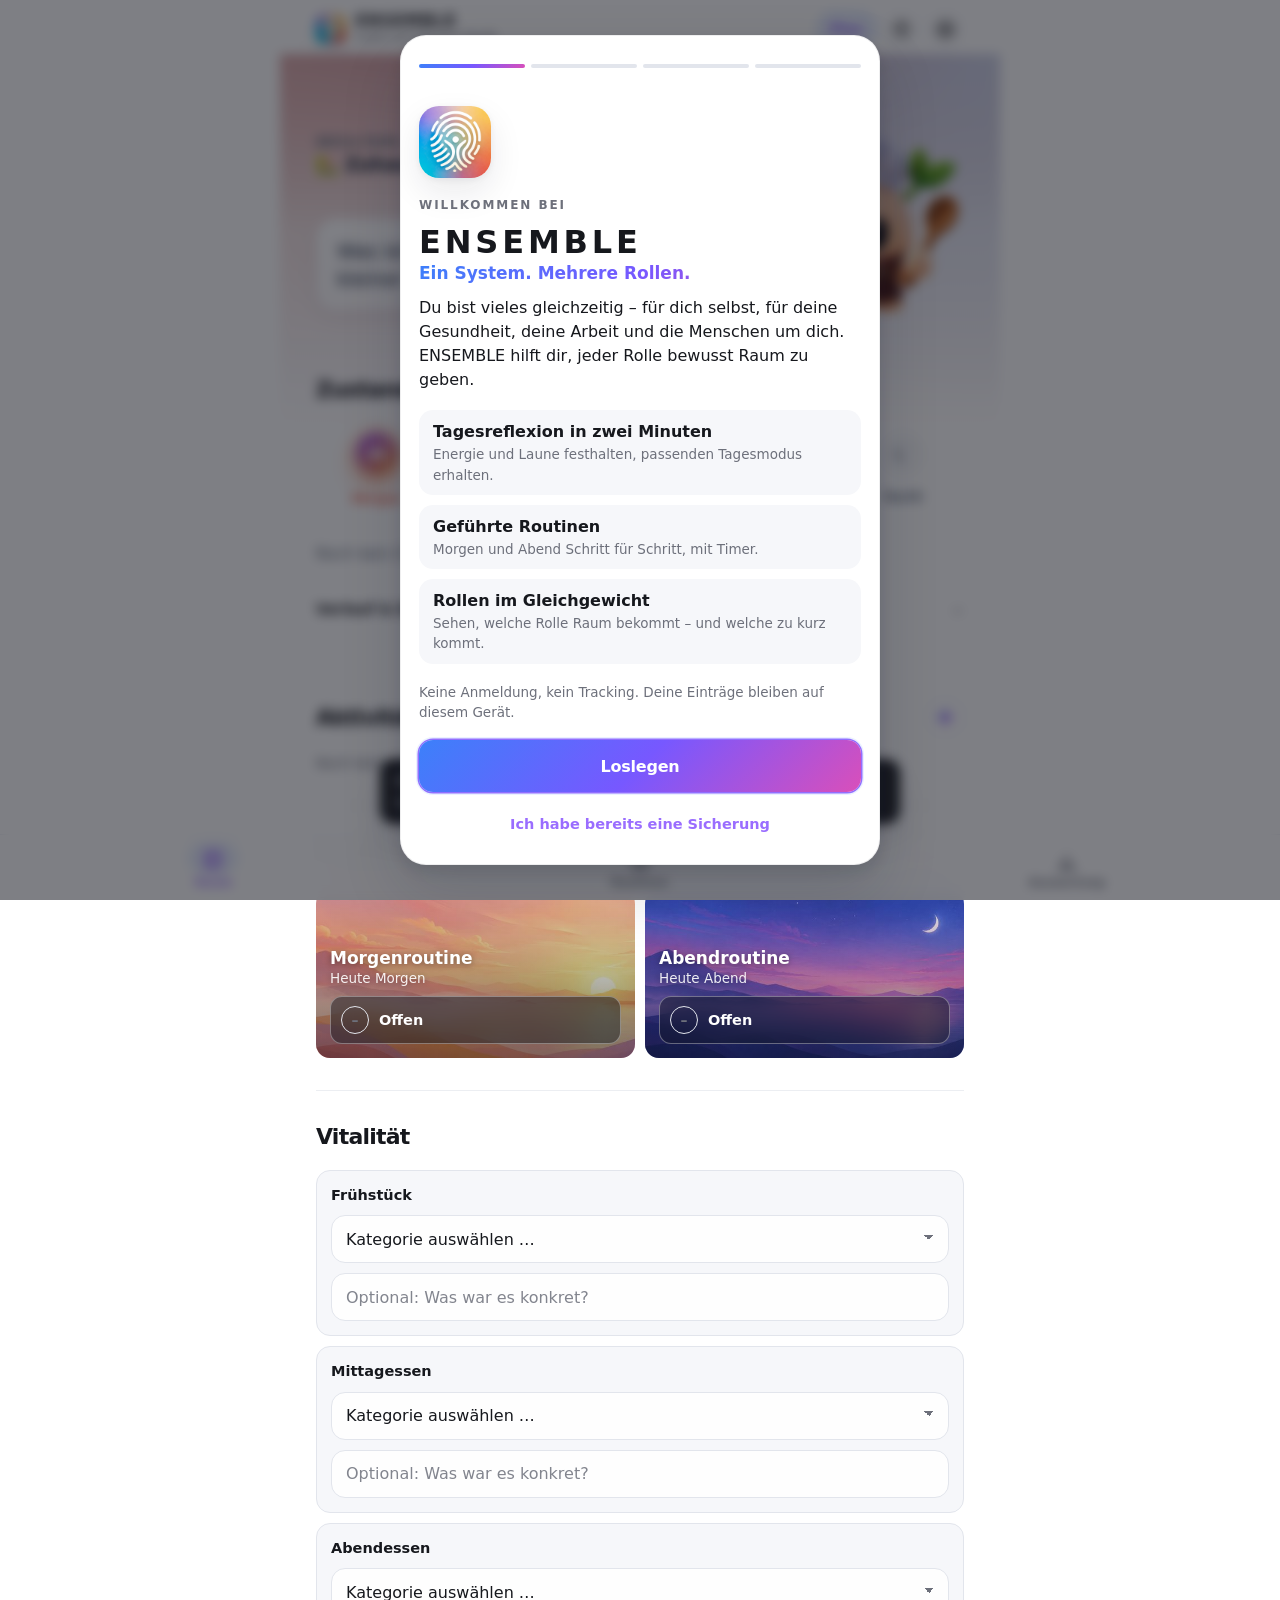
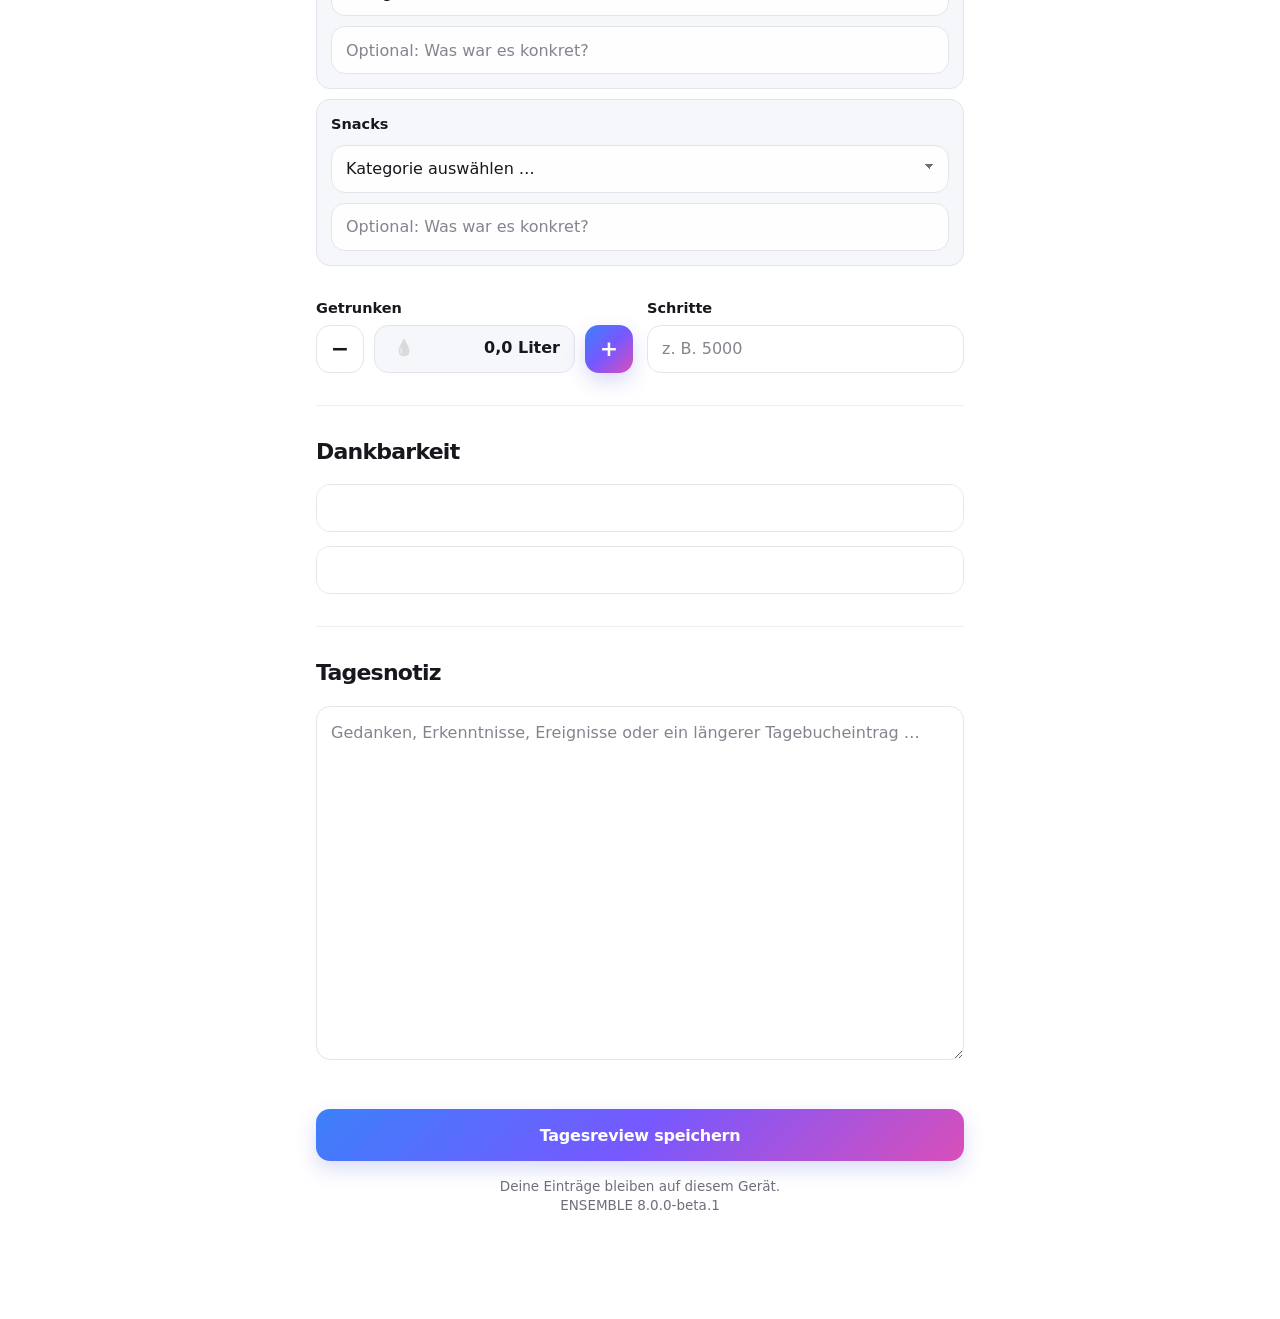
<file: index.html>
<!doctype html>
<html lang="de">
<head>
  <meta charset="utf-8">
  <meta name="viewport" content="width=device-width, initial-scale=1, viewport-fit=cover">
  <meta name="theme-color" content="#ffffff">
  <meta name="color-scheme" content="light">
  <meta name="apple-mobile-web-app-capable" content="yes">
  <meta name="apple-mobile-web-app-status-bar-style" content="default">
  <meta name="apple-mobile-web-app-title" content="ENSEMBLE">
  <link rel="apple-touch-icon" href="icon-192.png">
  <link rel="manifest" href="manifest.webmanifest">
  <link rel="stylesheet" href="style.css">
  <link rel="stylesheet" href="product.css">
  <meta name="description" content="ENSEMBLE hilft dir, alle Rollen deines Lebens bewusst zu steuern – mit Tagesreflexion, Routinen und Rollenauswertung. Deine Einträge bleiben auf deinem Gerät.">
  <link rel="icon" href="icon-192.png">
  <title>ENSEMBLE – Ein System. Mehrere Rollen.</title>
</head>
<body>
  <div class="app-shell">
    <div id="productToolbar" class="app-bar">
      <div class="app-bar-brand">
        <img src="icon-192.png" alt="" width="30" height="30" decoding="async">
        <span><strong>ENSEMBLE</strong><small id="saveStatus" role="status" aria-live="polite">Lokal auf deinem Gerät</small></span>
      </div>
      <div class="app-bar-actions">
        <button id="openPlus" class="plus-chip" type="button" aria-haspopup="dialog">Plus</button>
        <button id="openHelp" class="app-bar-icon" type="button" aria-label="Hilfe öffnen"><svg viewBox="0 0 24 24" aria-hidden="true"><circle cx="12" cy="12" r="8.6"/><path d="M9.7 9.5a2.4 2.4 0 1 1 3.3 2.2c-.7.3-1 .8-1 1.5v.4"/><circle cx="12" cy="16.6" r=".4"/></svg></button>
        <button id="openSettings" class="app-bar-icon" type="button" aria-label="Rollen und Einstellungen öffnen"><svg viewBox="0 0 24 24" aria-hidden="true"><circle cx="12" cy="12" r="3"/><path d="M19.4 13.5a7.7 7.7 0 0 0 0-3l2-1.5-2-3.4-2.3.9a7.6 7.6 0 0 0-2.6-1.5L14 2.6h-4l-.5 2.4a7.6 7.6 0 0 0-2.6 1.5l-2.3-.9-2 3.4 2 1.5a7.7 7.7 0 0 0 0 3l-2 1.5 2 3.4 2.3-.9a7.6 7.6 0 0 0 2.6 1.5l.5 2.4h4l.5-2.4a7.6 7.6 0 0 0 2.6-1.5l2.3.9 2-3.4Z"/></svg></button>
      </div>
    </div>

    <div id="storageError" class="storage-error" role="alert" hidden><strong>Deine Änderung braucht Aufmerksamkeit</strong><p id="storageErrorText"></p><button id="emergencyBackup" type="button">Notsicherung speichern</button><button id="recoveryImport" type="button">Gültige Sicherung importieren</button><input id="recoveryFile" type="file" accept=".json,application/json" hidden><button id="reloadApp" type="button">Neu laden</button></div>
    <h1 id="pageTitle" class="sr-only">Tagesreflexion</h1>
    <header class="app-header" id="appHeader">
      <div class="date-nav" id="dateNavigation">
        <button id="prevDay" class="icon-button" type="button" aria-label="Vorheriger Tag"><svg viewBox="0 0 24 24" aria-hidden="true"><path d="m14 6-6 6 6 6"/></svg></button>
        <button id="dateButton" class="date-button" type="button" aria-haspopup="dialog" aria-label="Datum auswählen und Kalender öffnen"></button>
        <button id="nextDay" class="icon-button" type="button" aria-label="Nächster Tag"><svg viewBox="0 0 24 24" aria-hidden="true"><path d="m10 6 6 6-6 6"/></svg></button>
      </div>

      <div class="header-hero">
        <label class="header-role-selector" id="rolePickerWrap">
          <span class="header-role-label">Aktive Rolle</span>
          <span class="header-role-value" aria-hidden="true">
            <span id="roleHeroIcon" class="header-role-icon">🎓</span>
            <strong id="roleHeroName">Absolvent</strong>
            <svg viewBox="0 0 20 20"><path d="m6 8 4 4 4-4"/></svg>
          </span>
          <select id="dayRole" class="header-role-input" aria-label="Aktive Tagesrolle wechseln"></select>
        </label>
        <p class="header-impulse" aria-live="polite"><span id="mascotQuote">Arabisch Schritt für Schritt erschließen … Inshallah</span></p>
        <img id="roleMascotImage" class="role-mascot-image" src="mascot-ich.jpeg" width="680" height="680" decoding="async" fetchpriority="high" alt="" aria-hidden="true">
      </div>
      <p id="roleTagline" class="sr-only"></p>
    </header>

    <main>
      <section id="reviewPage" class="app-page active" aria-label="Tagesreview">
        <p id="backupReminder" class="inline-banner" hidden><span>Deine letzte Sicherung ist über eine Woche her.</span><button id="backupReminderButton" type="button">Jetzt sichern</button></p>
        <section class="card state-overview-card" aria-labelledby="stateOverviewTitle">
          <h2 id="stateOverviewTitle">Zustand &amp; Rollenmodus</h2>
          <div id="checkinSlots" class="checkin-slots" aria-label="Fünf Tages-Check-ins"></div>
          <div id="currentStateSummary" class="current-state-summary empty-state-summary"></div>
          <details class="state-history-details">
            <summary><strong>Verlauf &amp; Details</strong></summary>
            <div id="stateTimeline" class="state-timeline"></div>
          </details>
        </section>

        <section class="card religion-content">
          <h2>Islam</h2>
          <div id="prayerList" class="prayer-strip"></div>
          <details class="sunnah-prayer-details">
            <summary><span>Sunnah- und freiwillige Gebete</span><small id="sunnahPrayerSummary">Noch nichts erfasst</small></summary>
            <div id="sunnahPrayerList" class="sunnah-prayer-grid"></div>
          </details>
          <div class="ramadan-box">
            <div>
              <span class="subheading">Fastentage</span>
              <strong id="ramadanDisplay">–29 Tage offen</strong>
              <small class="carry-hint">Der Stand wird beim nächsten Tag automatisch übernommen.</small>
            </div>
            <div class="ramadan-controls">
              <input id="ramadanDays" type="number" inputmode="numeric" value="-29" aria-label="Offene Fastentage">
              <button id="ramadanComplete" class="small-button" type="button">Fastentag geschafft</button>
            </div>
          </div>
        </section>

        <section class="card">
          <div class="section-title-row">
            <h2>Aktivitäten</h2>
            <button id="addActivity" class="small-button plus-button plus-only" type="button" aria-label="Aktivität hinzufügen"><span class="gradient-plus">+</span></button>
          </div>
          <div id="activityList" class="stack activity-list"></div>
        </section>

        <section class="card routine-review-section">
          <div class="section-title-row">
            <h2>Routinen</h2>
            <button id="openRoutines" class="text-button" type="button">Öffnen</button>
          </div>
          <div class="routine-review-grid">
            <article class="routine-review-card routine-review-image morning">
              <button class="routine-review-open" type="button" data-review-open-routine="morning" aria-label="Morgenroutine öffnen">
                <span class="routine-review-copy"><strong>Morgenroutine</strong><small>Heute Morgen</small></span>
              </button>
              <button class="routine-cycle-button" type="button" data-routine-cycle="morning" aria-label="Status Morgenroutine ändern"></button>
            </article>
            <article class="routine-review-card routine-review-image evening">
              <button class="routine-review-open" type="button" data-review-open-routine="evening" aria-label="Abendroutine öffnen">
                <span class="routine-review-copy"><strong>Abendroutine</strong><small>Heute Abend</small></span>
              </button>
              <button class="routine-cycle-button" type="button" data-routine-cycle="evening" aria-label="Status Abendroutine ändern"></button>
            </article>
          </div>
        </section>

        <section class="card" data-module="vitality">
          <h2>Vitalität</h2>

          <div class="meal-list">
              <div class="meal-entry" data-meal-entry="breakfast">
                <strong>Frühstück</strong>
                <select id="breakfastCategory" class="meal-category-select" aria-label="Kategorie Frühstück"></select>
                <input id="breakfast" placeholder="Optional: Was war es konkret?">
              </div>
              <div class="meal-entry" data-meal-entry="lunch">
                <strong>Mittagessen</strong>
                <select id="lunchCategory" class="meal-category-select" aria-label="Kategorie Mittagessen"></select>
                <input id="lunch" placeholder="Optional: Was war es konkret?">
              </div>
              <div class="meal-entry" data-meal-entry="dinner">
                <strong>Abendessen</strong>
                <select id="dinnerCategory" class="meal-category-select" aria-label="Kategorie Abendessen"></select>
                <input id="dinner" placeholder="Optional: Was war es konkret?">
              </div>
              <div class="meal-entry" data-meal-entry="snack">
                <strong>Snacks</strong>
                <select id="snackCategory" class="meal-category-select" aria-label="Kategorie Snacks"></select>
                <input id="snack" placeholder="Optional: Was war es konkret?">
              </div>
          </div>

          <div class="vitality-metrics">
            <div class="field-group">
              <label for="water">Getrunken</label>
              <input id="water" type="hidden" value="0">
              <div class="water-tracker" id="waterTracker">
                <button id="waterMinus" class="water-step-button" type="button" aria-label="0,5 Liter abziehen">−</button>
                <div class="water-display-wrap">
                  <div class="water-droplets" id="waterDroplets"></div>
                  <strong id="waterTotalDisplay">0,0 Liter</strong>
                </div>
                <button id="waterPlus" class="water-step-button gradient-action" type="button" aria-label="0,5 Liter hinzufügen">+</button>
              </div>
            </div>
            <div class="field-group">
              <label for="steps">Schritte</label>
              <input id="steps" type="number" inputmode="numeric" min="0" step="100" placeholder="z. B. 5000">
            </div>
          </div>
        </section>

        <section class="card mindfulness-card" data-module="gratitude">
          <h2>Dankbarkeit</h2>
          <div class="reflection-stack">
            <div class="field-group reflection-field">
              <label class="sr-only" for="gratitude1">Dankbarkeit</label>
              <textarea id="gratitude1" rows="2"></textarea>
            </div>
            <div class="field-group reflection-field">
              <label class="sr-only" for="gratitude2">Dankbarkeit</label>
              <textarea id="gratitude2" rows="2"></textarea>
            </div>
            <div class="field-group reflection-field religion-content">
              <label for="allahName">Welcher Name Allahs begleitet mich heute?</label>
              <select id="allahName" aria-label="Name Allahs auswählen"></select>
            </div>
          </div>
        </section>

        <section class="card notes-card">
          <h2>Tagesnotiz</h2>
          <textarea id="notes" rows="14" placeholder="Gedanken, Erkenntnisse, Ereignisse oder ein längerer Tagebucheintrag …"></textarea>
        </section>

        <button id="saveButton" class="primary-button" type="button">Tagesreview speichern</button>

        <p class="privacy-note">Deine Einträge bleiben auf diesem Gerät.<br><span id="appVersionLabel"></span></p>
      </section>

      <section id="routinesPage" class="app-page" aria-label="Routinen">
        <div id="routineOverview" class="routine-overview">
          <section id="routineLaunchpad" class="routine-launchpad" aria-live="polite"></section>
          <div id="routineCards" class="routine-cards"></div>
          <section class="routine-file-tools" aria-label="Routinen verwalten">
            <div>
              <strong>Routine-Datei</strong>
              <small>Eine exportierte Routine bearbeiten lassen und hier wieder laden. Gleiche Kennung = aktualisieren, neue Kennung = hinzufügen.</small>
            </div>
            <button id="importRoutineFile" class="secondary-button" type="button">Datei laden</button>
            <input id="routineFileInput" type="file" accept=".json,application/json,.txt,text/plain" hidden>
          </section>
          <button id="addRoutine" class="bottom-add-routine" type="button"><span class="gradient-plus">+</span><span>Routine hinzufügen</span></button>
        </div>

        <div id="routineDetail" class="routine-detail" hidden>
          <button id="backToRoutineOverview" class="back-button icon-only" type="button" aria-label="Zur Übersicht"></button>
          <div class="routine-detail-head">
            <div>
              <p id="routineDetailEyebrow" class="eyebrow"></p>
              <h2 id="routineDetailTitle"></h2>
              <p id="routineDetailMeta" class="section-hint"></p>
              <div class="routine-detail-file-actions">
                <button id="editRoutineMeta" class="text-button" type="button">Kopfbild &amp; Titel ändern</button>
                <button id="exportRoutineFile" class="text-button" type="button">Routine-Datei speichern</button>
              </div>
            </div>
            <button id="startRoutineDetail" class="round-play-button" type="button" aria-label="Routine starten">▶</button>
          </div>
          <div id="routineDetailProgress" class="routine-detail-progress"></div>

          <div id="routineItemList" class="routine-item-list"></div>
          <button id="addRoutineItem" class="secondary-wide-button plus-button wide" type="button"><span>Schritt hinzufügen</span></button>
        </div>
      </section>

      <section id="analysisPage" class="app-page" aria-label="Auswertung">
        <details class="card stats-card week-course-card" open>
          <summary class="lean-card-summary week-course-summary">
            <h2>Wochenrückblick</h2>
            <span id="weekLabel" class="week-label"></span>
          </summary>
          <div class="rp-segmented week-mode-switch" id="weekModeSwitch" role="group" aria-label="Zeitraum des Rückblicks">
            <button type="button" class="rp-segment is-selected" data-week-mode="calendar" aria-pressed="true">Kalenderwoche</button>
            <button type="button" class="rp-segment" data-week-mode="sliding" aria-pressed="false">Gleitende 7 Tage</button>
          </div>
          <div class="week-nav">
            <button id="weekBack" class="icon-button" type="button" aria-label="Zurück">‹</button>
            <span id="weekRange" class="week-nav-hint"></span>
            <button id="weekForward" class="icon-button" type="button" aria-label="Vor">›</button>
          </div>
          <div id="statsSwipe" class="stats-swipe">
            <div id="statsGrid" class="stats-grid"></div>
          </div>
        </details>

        <section class="card role-presence-card" aria-labelledby="roleSplitTitle">
          <div class="section-title-row">
            <h2 id="roleSplitTitle">Rollenpräsenz</h2>
            <button id="roleSplitInfo" class="icon-button info-button" type="button" aria-haspopup="dialog" aria-label="Erklärung zur Rollenpräsenz">i</button>
          </div>
          <div class="rp-segmented role-split-switch" id="roleSplitRange" role="group" aria-label="Zeitraum der Rollenpräsenz">
            <button type="button" class="rp-segment is-selected" data-role-range="week" aria-pressed="true">Woche</button>
            <button type="button" class="rp-segment" data-role-range="month" aria-pressed="false">Monat</button>
          </div>
          <p id="roleSplitSummary" class="role-presence-period"></p>
          <div id="roleSplitMetrics" class="role-presence-metrics"></div>
          <div id="roleSplitDistribution" class="role-presence-distribution"></div>
          <div id="roleSplitList" class="role-split-list"></div>
          <div id="roleSplitImpulses" class="month-impulses"></div>
        </section>

        <section id="monthReviewCard" class="card" aria-labelledby="monthReviewTitle">
          <div class="section-title-row">
            <h2 id="monthReviewTitle">Monatsrückblick</h2>
          </div>
          <div class="week-nav">
            <button id="monthBack" class="icon-button" type="button" aria-label="Vorheriger Monat">‹</button>
            <span id="monthLabel" class="week-nav-hint"></span>
            <button id="monthForward" class="icon-button" type="button" aria-label="Nächster Monat">›</button>
          </div>
          <div id="monthPlusTeaser" class="plus-teaser" hidden><strong>Dein Monat auf einen Blick</strong><p>Monatsrückblick, Vergleich zum Vormonat und Monatsreport sind Teil von ENSEMBLE Plus.</p><button type="button" class="primary-button compact" data-open-plus="month">Plus ansehen</button></div>
          <div id="monthSummary" class="month-summary"></div>
          <div id="monthImpulses" class="month-impulses"></div>
          <div class="export-buttons">
            <button id="exportMonthReport" class="small-button export-button" type="button">Monatsreport exportieren</button>
          </div>
        </section>
      </section>

      <section id="streaksPage" class="app-page" aria-label="Streaks">
        <div id="streakList" class="stack streak-list streaks-page-list"></div>
      </section>
    </main>

    <nav class="bottom-nav" aria-label="Hauptnavigation">
      <button class="nav-button active" data-page="review" type="button" aria-label="Heute" title="Heute">
        <span class="nav-symbol" aria-hidden="true"><svg viewBox="0 0 24 24"><rect x="4.6" y="3.4" width="14.8" height="17.2" rx="3.4"></rect><line x1="8.4" y1="8.6" x2="15.6" y2="8.6"></line><line x1="8.4" y1="12" x2="15.6" y2="12"></line><line x1="8.4" y1="15.4" x2="13" y2="15.4"></line></svg></span><span class="nav-label">Heute</span>
      </button>
      <button class="nav-button" data-page="routines" type="button" aria-label="Routinen" title="Routinen">
        <span class="nav-symbol" aria-hidden="true"><svg viewBox="0 0 24 24"><path d="M7 15.4a5 5 0 0 1 10 0"></path><line x1="3.4" y1="15.4" x2="20.6" y2="15.4"></line><line x1="12" y1="3.6" x2="12" y2="6.2"></line><line x1="5.4" y1="6.3" x2="7.2" y2="8.1"></line><line x1="18.6" y1="6.3" x2="16.8" y2="8.1"></line><line x1="6.4" y1="19.4" x2="17.6" y2="19.4"></line></svg></span><span class="nav-label">Routinen</span>
      </button>
      <button class="nav-button" data-page="analysis" type="button" aria-label="Auswertung" title="Auswertung">
        <span class="nav-symbol" aria-hidden="true"><svg viewBox="0 0 24 24"><line x1="4.2" y1="19.4" x2="19.8" y2="19.4"></line><line x1="8" y1="19.4" x2="8" y2="12.6"></line><line x1="12" y1="19.4" x2="12" y2="7.4"></line><line x1="16" y1="19.4" x2="16" y2="15"></line></svg></span><span class="nav-label">Auswertung</span>
      </button>
      <button class="nav-button" data-page="streaks" type="button" aria-label="Streaks" title="Streaks">
        <span class="nav-symbol" aria-hidden="true"><svg viewBox="0 0 24 24"><path d="M12 21.2a5.9 5.9 0 0 0 5.9-5.9c0-4-3-6.6-5.9-9.6-2.9 3-5.9 5.6-5.9 9.6A5.9 5.9 0 0 0 12 21.2Z"></path><path d="M12 21.2a2.6 2.6 0 0 0 2.6-2.6c0-1.7-1.3-2.8-2.6-4.2-1.3 1.4-2.6 2.5-2.6 4.2A2.6 2.6 0 0 0 12 21.2Z"></path></svg></span><span class="nav-label">Streaks</span>
      </button>
    </nav>
    <div class="toast-region" aria-live="polite">
      <div id="productMessage" class="toast" role="status" hidden></div>
      <div id="updateBanner" class="toast update-banner" role="status" hidden><span>Eine neue Version ist bereit.</span><button id="installUpdate" type="button">Aktualisieren</button></div>
    </div>
  </div>

  <dialog id="stateCheckinDialog" class="form-dialog state-checkin-dialog">
    <form id="stateCheckinForm">
      <h3 id="stateDialogTitle">Check-in</h3>
      <div id="stateSlotDisplay" hidden></div>
      <select id="stateSlot" hidden aria-hidden="true" tabindex="-1"></select>
      <input id="stateTime" type="hidden">

      <section id="sleepCheckinSection" class="checkin-form-section sleep-checkin-section" hidden>
        <div class="field-group">
          <label for="stateSleepQuality">Schlafqualität</label>
          <select id="stateSleepQuality"></select>
        </div>
        <div class="field-group">
          <label for="stateDreamCategory">Traumkategorie</label>
          <select id="stateDreamCategory"></select>
        </div>
        <div class="field-group">
          <label for="stateDreamNote">Traumnotiz</label>
          <textarea id="stateDreamNote" rows="3" placeholder="Optional"></textarea>
        </div>
      </section>

      <section id="dayCheckinSection" class="checkin-form-section day-checkin-section">
        <div class="field-group state-energy-field compact-energy-field">
          <div class="label-value-row">
            <label for="stateEnergy">Energie</label>
            <strong id="stateEnergyValue">60 %</strong>
          </div>
          <input id="stateEnergy" type="range" min="0" max="100" step="5" value="60">
          <div class="state-range-legend"><small>niedrig</small><small>hoch</small></div>
          <small class="state-range-meaning" id="stateEnergyMeaning"></small>
        </div>
        <div class="field-group state-mood-field compact-mood-field">
          <div class="label-value-row">
            <label for="stateMood">Laune</label>
            <strong id="stateMoodValue">60 %</strong>
          </div>
          <input id="stateMood" type="range" min="0" max="100" step="5" value="60">
          <div class="state-range-legend"><small>gedrückt</small><small>sehr gut</small></div>
          <small class="state-range-meaning" id="stateMoodMeaning"></small>
        </div>
        <div class="field-group state-taqwa-field compact-taqwa-field religion-content">
          <div class="label-value-row">
            <label for="stateTaqwa">Gottesfurcht</label>
            <strong id="stateTaqwaValue">60 %</strong>
          </div>
          <input id="stateTaqwa" type="range" min="0" max="100" step="5" value="60">
          <div class="state-range-legend"><small>fern</small><small>nah</small></div>
          <small class="state-range-meaning" id="stateTaqwaMeaning"></small>
        </div>


        
      </section>

      <div id="stateFrameworkPreviewText" class="state-framework-preview-text"></div>

      <div class="dialog-actions">
        <button id="resetStateCheckin" type="button" class="ghost-button danger" hidden>Zurücksetzen</button>
        <button id="cancelStateCheckin" type="button" class="secondary-button">Abbrechen</button>
        <button type="submit" class="primary-button compact">Speichern</button>
      </div>
    </form>
  </dialog>

  <dialog id="calendarDialog" class="calendar-dialog">
    <div class="calendar-header">
      <button id="calendarPrevMonth" class="icon-button" type="button" aria-label="Vorheriger Monat"></button>
      <strong id="calendarMonthLabel"></strong>
      <button id="calendarNextMonth" class="icon-button" type="button" aria-label="Nächster Monat"></button>
    </div>
    <div class="calendar-weekdays" aria-hidden="true">
      <span>Mo</span><span>Di</span><span>Mi</span><span>Do</span><span>Fr</span><span>Sa</span><span>So</span>
    </div>
    <div id="calendarGrid" class="calendar-grid"></div>
    <div class="calendar-footer">
      <button id="calendarToday" class="secondary-button" type="button">Heute</button>
      <button id="calendarClose" class="primary-button compact" type="button">Schließen</button>
    </div>
  </dialog>
  <dialog id="prayerDialog" class="form-dialog prayer-dialog">
    <h3 id="prayerDialogTitle">Gebet</h3>
    <div id="prayerStateOptions" class="prayer-state-options"></div>
    <div class="dialog-actions">
      <button id="prayerDialogClose" type="button" class="secondary-button">Schließen</button>
    </div>
  </dialog>

  <dialog id="activityDialog" class="form-dialog">
    <form id="activityForm">
      <h3>Aktivität hinzufügen</h3>
      <label for="activityTemplate">Aktivitätsvorlage</label>
      <select id="activityTemplate"></select>
      <label for="activityTitle">Aktivität</label>
      <input id="activityTitle" required placeholder="Zum Beispiel: Lesen oder Bewegung">
      <label for="activityRole">Rolle</label>
      <select id="activityRole"></select>
      <p id="activityWeightHint" class="activity-weight-hint"></p>
      <div class="dialog-actions">
        <button id="cancelActivity" type="button" class="secondary-button">Abbrechen</button>
        <button id="confirmActivity" type="submit" class="primary-button compact">Hinzufügen</button>
      </div>
    </form>
  </dialog>


  <dialog id="routineDialog" class="form-dialog">
    <form id="routineDialogForm">
      <h3>Routine hinzufügen</h3>
      <label for="routineTitle">Titel</label>
      <input id="routineTitle" required placeholder="z. B. Fokusroutine">
      <label for="routineDescription">Kurzbeschreibung</label>
      <input id="routineDescription" placeholder="Wofür ist diese Routine gedacht?">
      <label for="routineTheme">Design-Stimmung</label>
      <select id="routineTheme">
        <option value="morning">Sonnenaufgang</option>
        <option value="evening">Nachthimmel</option>
        <option value="tag">Bergsee am Tag</option>
        <option value="daemmerung">Dämmerung</option>
        <option value="zuhause">Zuhause</option>
        <option value="focus">Ohne Bild</option>
      </select>
      <p class="routine-theme-preview" id="routineThemePreview" aria-hidden="true"></p>
      <div class="dialog-actions">
        <button id="deleteRoutine" type="button" class="ghost-button danger" hidden>Routine löschen</button>
        <button id="cancelRoutine" type="button" class="secondary-button">Abbrechen</button>
        <button type="submit" class="primary-button compact" id="routineDialogSubmit">Erstellen</button>
      </div>
    </form>
  </dialog>

  <dialog id="routineItemDialog" class="form-dialog step-dialog">
    <form id="routineItemForm">
      <h3 id="routineItemDialogTitle">Schritt hinzufügen</h3>
      <div class="step-dialog-body">
        <div class="emoji-title-grid">
          <label for="routineItemEmoji">Emoji</label>
          <label for="routineItemTitle">Bezeichnung</label>
          <input id="routineItemEmoji" maxlength="8" autocomplete="off" placeholder="🙂" required
                 aria-describedby="routineItemEmojiError">
          <input id="routineItemTitle" required placeholder="z. B. Kerze">
        </div>
        <p id="routineItemEmojiError" class="inline-error" role="alert" hidden>Bitte ein Emoji eintragen.</p>
        <div class="field-group">
          <label for="routineItemMinutes">Dauer</label>
          <select id="routineItemMinutes"></select>
        </div>
        <div class="field-group">
          <label for="routineItemContext">Kontext / Erinnerung</label>
          <textarea id="routineItemContext" rows="3" placeholder="Optionaler Hinweis, Dua, Gedanke oder konkrete Anweisung …"></textarea>
        </div>
        <div class="field-group">
          <label for="routineItemSteps">Feinschritte <span class="field-label-hint">(eine Zeile pro Schritt)</span></label>
          <textarea id="routineItemSteps" rows="4" placeholder="Duschen / waschen
Bett machen
Anziehen"></textarea>
          <small class="field-help">Diese Punkte führen dich im Block, zählen aber nicht als eigene Pflichtschritte.</small>
        </div>
      </div>
      <div class="dialog-actions step-dialog-actions">
        <button id="deleteRoutineItem" type="button" class="ghost-button danger" hidden>Löschen</button>
        <button id="cancelRoutineItem" type="button" class="secondary-button">Abbrechen</button>
        <button type="submit" class="primary-button compact">Speichern</button>
      </div>
    </form>
  </dialog>

  <dialog id="routineSessionDialog" class="routine-session-dialog">
    <div class="session-topbar">
      <button id="closeRoutineSession" class="session-icon-button" type="button" aria-label="Routine schließen">×</button>
      <span id="sessionRoutineName" class="session-routine-name"></span>
    </div>
    <div class="session-content">
      <p id="sessionProgress" class="session-progress"></p>
      <h2 id="sessionItemTitle"></h2>
      <div id="sessionTimerCircle" class="session-timer-circle">
        <div id="sessionItemEmoji" class="session-item-emoji"></div>
        <strong id="sessionTimer">00:00</strong>
        <div class="session-adjust">
          <button id="sessionMinus" type="button">− 1m</button>
          <button id="sessionPlus" type="button">+ 1m</button>
        </div>
      </div>
      <div id="sessionContext" class="session-context" hidden></div>
      <div id="sessionMicroSteps" class="session-microsteps" hidden></div>
      <section id="sessionGuidedExperience" class="session-guided-experience" hidden aria-live="polite"></section>
      <div class="session-controls">
        <button id="sessionPause" class="session-secondary-control" type="button" aria-label="Pause">Ⅱ</button>
        <button id="sessionComplete" class="session-complete-control" type="button" aria-label="Schritt erledigt">✓</button>
        <button id="sessionSkip" class="session-secondary-control" type="button" aria-label="Schritt überspringen">›|</button>
      </div>
      <p id="sessionRemaining" class="session-remaining"></p>
      <p id="sessionNext" class="session-next"></p>
      <button id="sessionEditRoutine" class="session-edit-control" type="button" aria-expanded="false" aria-controls="sessionRoutineEditor">
        <span aria-hidden="true">↕</span>
        <span>Anpassen</span>
      </button>
      <section id="sessionRoutineEditor" class="session-routine-editor" hidden aria-label="Routine anpassen">
        <div class="session-editor-sheet" role="document">
          <div class="session-editor-grabber" aria-hidden="true"></div>
          <div class="session-editor-head">
            <div>
              <strong>Routine anpassen</strong>
              <small>Am Griff verschieben oder mit ▶ direkt zu einem Schritt wechseln.</small>
            </div>
          </div>
          <div id="sessionRoutineItemList" class="session-routine-item-list"></div>
          <button id="sessionEditorDone" class="session-editor-done" type="button">Erledigt</button>
        </div>
      </section>
    </div>
  </dialog>

  <dialog id="routineCompletionDialog" class="form-dialog routine-completion-dialog">
    <div class="routine-completion-mark" aria-hidden="true">✓</div>
    <h3 id="routineCompletionTitle">Bereit für den Tag.</h3>
    <p id="routineCompletionMeta" class="routine-completion-meta"></p>
    <div id="routineCompletionRole" class="routine-completion-role"></div>
    <div id="routineCompletionAction" class="routine-completion-action"></div>
    <button id="routineCompletionClose" class="primary-button compact" type="button">Tag beginnen</button>
  </dialog>


  <dialog id="roleFocusDialog" class="form-dialog">
    <form id="roleFocusForm">
      <h3>Rollenfokus</h3>
      <p class="section-hint">Eine Rolle ersetzt vorübergehend die Wochenrotation.</p>
      <label for="roleFocusRole">Rolle</label>
      <select id="roleFocusRole"></select>
      <label for="roleFocusDuration">Zeitraum</label>
      <select id="roleFocusDuration">
        <option value="today">Nur heute</option>
        <option value="3">3 Tage</option>
        <option value="7">7 Tage</option>
        <option value="until">Bis zu einem Datum</option>
        <option value="manual">Bis manuell beendet</option>
      </select>
      <div class="field-group" id="roleFocusDateField" hidden>
        <label for="roleFocusDate">Enddatum</label>
        <input id="roleFocusDate" type="date">
      </div>
      <p id="roleFocusStatus" class="section-hint role-focus-status"></p>
      <div class="dialog-actions">
        <button id="endRoleFocus" type="button" class="ghost-button danger" hidden>Fokus beenden</button>
        <button id="cancelRoleFocus" type="button" class="secondary-button">Abbrechen</button>
        <button type="submit" class="primary-button compact">Aktivieren</button>
      </div>
    </form>
  </dialog>

  <dialog id="roleSplitInfoDialog" class="form-dialog">
    <h3>Rollenpräsenz</h3>
    <div id="roleSplitInfoBody" class="info-dialog-body"></div>
    <div class="dialog-actions">
      <button id="closeRoleSplitInfo" type="button" class="primary-button compact">Schließen</button>
    </div>
  </dialog>

  <dialog id="roleDetailDialog" class="form-dialog">
    <h3 id="roleDetailTitle">Rolle</h3>
    <div id="roleDetailBody" class="role-detail-body"></div>
    <div class="dialog-actions">
      <button id="closeRoleDetail" type="button" class="primary-button compact">Schließen</button>
    </div>
  </dialog>

  <dialog id="streakPrivacyDialog" class="form-dialog privacy-dialog">
    <div class="privacy-dialog-icon" aria-hidden="true">🔥</div>
    <h3>Geschützten Bereich öffnen?</h3>
    <p class="privacy-dialog-copy">Diese Seite enthält persönliche Streak-Daten. Die Abfrage schützt vor versehentlichem Einblick; die lokal gespeicherten Daten selbst werden dadurch nicht verschlüsselt.</p>
    <div class="dialog-actions privacy-actions">
      <button id="cancelStreakAccess" type="button" class="secondary-button">Abbrechen</button>
      <button id="confirmStreakAccess" type="button" class="primary-button compact">Öffnen</button>
    </div>
  </dialog>

  <dialog id="onboardingDialog" class="form-dialog product-dialog onboarding-dialog" aria-labelledby="onboardingTitle">
    <form id="onboardingForm" novalidate>
      <div class="onboarding-progress" aria-hidden="true"><span></span><span></span><span></span><span></span></div>

      <section class="onboarding-step" data-onboarding-step="1">
        <img class="onboarding-logo" src="icon-192.png" alt="" width="72" height="72">
        <p class="product-eyebrow">Willkommen bei</p>
        <h2 id="onboardingTitle">ENSEMBLE</h2>
        <p class="onboarding-claim">Ein System. Mehrere Rollen.</p>
        <p>Du bist vieles gleichzeitig – für dich selbst, für deine Gesundheit, deine Arbeit und die Menschen um dich. ENSEMBLE hilft dir, jeder Rolle bewusst Raum zu geben.</p>
        <ul class="value-list">
          <li><strong>Tagesreflexion in zwei Minuten</strong><small>Energie und Laune festhalten, passenden Tagesmodus erhalten.</small></li>
          <li><strong>Geführte Routinen</strong><small>Morgen und Abend Schritt für Schritt, mit Timer.</small></li>
          <li><strong>Rollen im Gleichgewicht</strong><small>Sehen, welche Rolle Raum bekommt – und welche zu kurz kommt.</small></li>
        </ul>
        <p class="settings-hint">Keine Anmeldung, kein Tracking. Deine Einträge bleiben auf diesem Gerät.</p>
        <div class="onboarding-actions">
          <button type="button" class="primary-button" data-onboarding-next>Loslegen</button>
          <button id="onboardingImport" type="button" class="text-button">Ich habe bereits eine Sicherung</button>
          <input id="onboardingFile" type="file" accept=".json,application/json" hidden>
        </div>
      </section>

      <section class="onboarding-step" data-onboarding-step="2" hidden>
        <p class="product-eyebrow">Schritt 1 von 3</p>
        <h2>Welche Rollen trägst du?</h2>
        <p>Wähle die Lebensbereiche, die dir gerade wichtig sind. Drei bis fünf sind ein guter Anfang. Namen, Farben und Ziele passt du später jederzeit an.</p>
        <div id="onboardingRoleChoices" class="role-choice-grid" role="group" aria-label="Rollen auswählen"></div>
        <div class="custom-role-row">
          <label class="sr-only" for="customRoleName">Eigene Rolle</label>
          <input id="customRoleName" maxlength="48" placeholder="Eigene Rolle, z. B. Musikerin">
          <button id="addCustomRole" type="button" class="secondary-button">Hinzufügen</button>
        </div>
        <p id="onboardingRoleError" class="form-error" role="alert"></p>
        <div class="onboarding-actions two">
          <button type="button" class="secondary-button" data-onboarding-back>Zurück</button>
          <button type="button" class="primary-button" data-onboarding-next>Weiter</button>
        </div>
      </section>

      <section class="onboarding-step" data-onboarding-step="3" hidden>
        <p class="product-eyebrow">Schritt 2 von 3</p>
        <h2>Was möchtest du begleiten?</h2>
        <p>Die Tagesreflexion ist immer dabei. Alles andere ist optional und lässt sich später in den Einstellungen ändern.</p>
        <div class="module-choices">
          <label><input id="setupVitality" type="checkbox" checked><span><strong>Vitalität</strong><small>Mahlzeiten, Wasser und Schritte.</small></span></label>
          <label><input id="setupGratitude" type="checkbox" checked><span><strong>Dankbarkeit</strong><small>Zwei kurze Einträge am Tag.</small></span></label>
          <label><input id="setupRoutines" type="checkbox" checked><span><strong>Beispielroutinen</strong><small>Eine kurze Morgen- und Abendroutine als Ausgangspunkt.</small></span></label>
          <label><input id="setupStreaks" type="checkbox"><span><strong>Streaks</strong><small>Gewohnheiten, die du hältst – etwa rauchfrei. Geschützt hinter einer Abfrage.</small></span></label>
          <label><input id="setupReligion" type="checkbox"><span><strong>Islamische Praxis</strong><small>Gebete, Fastentage, Namen Allahs und ein Gottesfurcht-Regler.</small></span></label>
        </div>
        <div class="onboarding-actions two">
          <button type="button" class="secondary-button" data-onboarding-back>Zurück</button>
          <button type="button" class="primary-button" data-onboarding-next>Weiter</button>
        </div>
      </section>

      <section class="onboarding-step" data-onboarding-step="4" hidden>
        <p class="product-eyebrow">Schritt 3 von 3</p>
        <h2>Bereit für deinen ersten Tag.</h2>
        <p id="onboardingSummary" class="onboarding-summary"></p>
        <div class="trust-box">
          <strong>Deine Daten gehören dir</strong>
          <p>Alles bleibt lokal auf diesem Gerät. Sichere deine Einträge ab und zu als Datei – ENSEMBLE erinnert dich daran. Sicherung und Export deiner Daten sind immer kostenlos.</p>
        </div>
        <label class="plus-trial-offer"><input id="setupTrial" type="checkbox" checked><span><strong>ENSEMBLE Plus 14 Tage kostenlos testen</strong><small>Alle Funktionen freigeschaltet. Endet automatisch – ohne Zahlungsdaten, ohne Abo.</small></span></label>
        <p id="onboardingError" class="form-error" role="alert"></p>
        <div class="onboarding-actions two">
          <button type="button" class="secondary-button" data-onboarding-back>Zurück</button>
          <button type="submit" class="primary-button">Starten</button>
        </div>
      </section>
    </form>
  </dialog>

  <dialog id="plusDialog" class="form-dialog product-dialog plus-dialog" aria-labelledby="plusTitle">
    <div class="settings-heading">
      <div>
        <p class="product-eyebrow">ENSEMBLE</p>
        <h2 id="plusTitle"><span class="plus-wordmark">Plus</span></h2>
      </div>
      <button id="plusClose" class="icon-button" type="button" aria-label="Schließen">✕</button>
    </div>
    <p id="plusReason" class="plus-reason" hidden></p>
    <div id="plusStatus" class="plus-status"></div>
    <ul class="plus-features">
      <li><strong>Alle Rollen</strong><small>Unbegrenzt viele aktive Rollen statt fünf.</small></li>
      <li><strong>Eigene Routinen</strong><small>Beliebig viele Routinen, Routine-Dateien laden und teilen.</small></li>
      <li><strong>Monatsauswertung</strong><small>Monatsrückblick, Rollenpräsenz im Monat und Monatsreport.</small></li>
      <li><strong>Rollenfokus</strong><small>Eine Rolle für Tage oder Wochen in den Mittelpunkt stellen.</small></li>
      <li><strong>Excel-Export</strong><small>Alle Einträge als CSV für eigene Auswertungen.</small></li>
    </ul>
    <p class="settings-hint">Deine Einträge bleiben immer zugänglich – auch ohne Plus. Sicherungen sind immer kostenlos.</p>
    <div id="plusPlans" class="plus-plans"></div>
    <div class="plus-actions">
      <button id="startTrial" type="button" class="primary-button">14 Tage kostenlos testen</button>
      <button id="buyPlus" type="button" class="primary-button">Plus freischalten</button>
    </div>
    <details id="licenseDetails" class="license-details">
      <summary>Lizenzschlüssel eingeben</summary>
      <label for="licenseInput">Lizenzschlüssel</label>
      <textarea id="licenseInput" rows="3" spellcheck="false" autocomplete="off" autocapitalize="off" placeholder="ENS1-…"></textarea>
      <button id="activateLicense" type="button" class="secondary-button">Aktivieren</button>
      <p id="licenseMessage" class="settings-hint" role="status"></p>
    </details>
  </dialog>

  <dialog id="settingsDialog" class="form-dialog product-dialog" aria-labelledby="settingsTitle">
    <div class="settings-heading"><div><p class="product-eyebrow">ENSEMBLE</p><h2 id="settingsTitle">Einstellungen</h2></div><button id="settingsClose" class="icon-button" type="button" aria-label="Einstellungen schließen">✕</button></div>
    <div id="settingsTabs" class="settings-tabs" aria-label="Einstellungsbereiche">
      <button type="button" data-settings-tab="roles" aria-pressed="true">Rollen</button><button type="button" data-settings-tab="daily" aria-pressed="false">Alltag</button><button type="button" data-settings-tab="data" aria-pressed="false">Daten</button><button type="button" data-settings-tab="help" aria-pressed="false">Hilfe</button>
    </div>
    <form id="settingsForm">
      <section data-settings-panel="roles">
        <p class="settings-hint">Gib deinen Rollen eigene Namen, Farben und Ziele. Das Ziel erscheint jeden Tag im Kopfbereich. Archivierte Rollen bleiben in bisherigen Einträgen erhalten.</p>
        <div id="settingsRoleList"></div>
        <button id="addRoleButton" class="secondary-button" type="button">＋ Rolle hinzufügen</button>
        <p id="roleLimitHint" class="settings-hint" hidden></p>
      </section>
      <section data-settings-panel="daily" hidden>
        <h3>Deine Woche</h3>
        <p class="settings-hint">Diese Rolle wird für neue Tage vorgeschlagen. Im Tagesreview kannst du sie jederzeit wechseln.</p>
        <div id="settingsWeekRoles" class="week-role-fields"></div>
        <h3>Module</h3>
        <label class="toggle-line"><input id="settingsVitality" type="checkbox"> Vitalität: Mahlzeiten, Wasser und Schritte</label>
        <label class="toggle-line"><input id="settingsGratitude" type="checkbox"> Dankbarkeit</label>
        <label class="toggle-line"><input id="settingsStreaks" type="checkbox"> Streaks</label>
        <label class="toggle-line"><input id="settingsReligion" type="checkbox"> Islamische Praxis: Gebete, Fasten und Gottesfurcht</label>
        <label class="toggle-line" id="settingsPersonalLine"><input id="settingsPersonal" type="checkbox"> Persönliche Vorlage: ursprüngliche Aktivitäten und Zielimpulse</label>
        <div id="settingsFastingField" class="religion-setting">
          <label>Offene Fastentage beim Neustart<input id="settingsFastingDays" type="number" min="0" max="10000" step="1"></label>
          <p class="settings-hint">Gilt, wenn noch kein vorheriger Tagesstand existiert. Deinen aktuellen Stand änderst du im Tagesreview.</p>
        </div>
        <div id="settingsStreakSection">
          <h3>Deine Streaks</h3>
          <p class="settings-hint">Gewohnheiten, die du Tag für Tag hältst. Entfernte Streaks bleiben in früheren Einträgen erhalten.</p>
          <div id="settingsStreakList"></div>
          <div class="custom-role-row"><label class="sr-only" for="newStreakLabel">Neuer Streak</label><input id="newStreakLabel" maxlength="40" placeholder="z. B. Zuckerfrei"><button id="addStreakButton" class="secondary-button" type="button">Hinzufügen</button></div>
        </div>
        <h3>Eigene Aktivitätsvorlagen</h3>
        <p class="settings-hint">Präsenzpunkte beschreiben die Verteilung deiner erfassten Aktivitäten. Sie bewerten weder deinen persönlichen Wert noch deine Produktivität.</p>
        <div id="settingsTemplateList"></div>
        <div class="new-template-fields"><label>Aktivität<input id="templateTitle" maxlength="80" placeholder="Zum Beispiel: Spazierengehen"></label><label>Rolle<select id="templateRole"></select></label><label>Präsenzpunkte<input id="templateWeight" type="number" min="0.1" max="10" step="0.1" value="1"></label></div>
        <button id="addTemplateButton" class="secondary-button" type="button">Vorlage hinzufügen</button>
      </section>
      <section data-settings-panel="data" hidden>
        <h3>Deine Daten gehören dir</h3>
        <p>Einträge und Einstellungen werden lokal auf diesem Gerät gespeichert. Ein anderes Gerät oder eine andere App-Adresse hat einen eigenen Speicher.</p>
        <div class="settings-actions">
          <button id="exportBackup" class="primary-button" type="button">Sicherung als Datei speichern</button>
          <button id="importBackupButton" class="secondary-button" type="button">Sicherung importieren</button>
          <button id="exportCsv" class="secondary-button" type="button">Excel / CSV exportieren <span class="plus-tag">Plus</span></button>
          <input id="importBackupInput" type="file" accept=".json,application/json" hidden>
        </div>
        <p id="backupStatus" class="settings-hint" role="status">Noch keine Sicherung in dieser Sitzung erstellt.</p>
        <p class="settings-hint">Sicherungen enthalten persönliche Einträge und sind nicht verschlüsselt. Bewahre sie an einem geschützten Ort auf.</p>
        <h3>Gerätewechsel</h3>
        <ol><li>Hier eine Sicherung speichern.</li><li>Die Datei auf das neue Gerät übertragen.</li><li>ENSEMBLE dort öffnen und die Sicherung importieren.</li></ol>
        <h3>Lokale Daten entfernen</h3>
        <p>Die Löschung betrifft nur ENSEMBLE auf diesem Gerät. Bereits exportierte Dateien bleiben erhalten.</p>
        <button id="deleteLocalData" class="danger-button" type="button">Alle lokalen Daten löschen</button>
      </section>
      <section data-settings-panel="help" hidden>
        <h3>Ein kleiner Anfang reicht</h3>
        <ol><li>Wähle oben die Rolle, die heute Raum bekommen soll.</li><li>Tippe auf eine Tagesphase und halte Energie und Laune fest.</li><li>Erfasse eine Aktivität und schau in der Auswertung auf die Verteilung deiner Rollen.</li></ol>
        <details open><summary>Was bedeuten Rollenmodus und Punkte?</summary><p>Der Rollenmodus ist ein Vorschlag für Umfang und Tempo. Ohne Gottesfurcht fließen Laune mit 58 % und Energie mit 42 % ein. Mit erfasstem Gottesfurchtwert gilt die Gewichtung 36 % Laune, 32 % Energie und 32 % Gottesfurcht. Niedrige Energie oder Laune begrenzen höhere Modi.</p><p>Das ist eine Orientierung, keine medizinische Beurteilung. Du entscheidest, welcher Schritt heute passt.</p><p>Präsenzpunkte entstehen durch Aktivitäten. Eigene Aktivitäten zählen standardmäßig einen Punkt. Vorlagen können andere Werte haben; der genaue Wert steht bei der Auswahl und in der Rollenaufschlüsselung. Ein leerer Tag ist keine Bewertung deiner Person.</p></details>
        <details><summary>Auf dem iPhone installieren</summary><p>Öffne ENSEMBLE in Safari, tippe auf „Teilen“ und wähle „Zum Home-Bildschirm“. Öffne die App einmal mit Internetverbindung, damit ihre Dateien für die Offline-Nutzung gespeichert werden.</p></details>
        <details><summary>Offline und Updates</summary><p>Einträge bleiben auf dem Gerät. Sobald eine neue Version bereitsteht, erscheint unten ein Hinweis. Speichere offene Eingaben und tippe auf „Aktualisieren“.</p></details>
        <details><summary>ENSEMBLE Plus</summary><p>Die Tagesreflexion, Routinen, Wochenauswertung und Sicherungen sind kostenlos. Plus erweitert ENSEMBLE um unbegrenzte Rollen und Routinen, die Monatsauswertung, den Rollenfokus und den Excel-Export. <button type="button" class="text-button" data-open-plus="help">Plus ansehen</button></p></details>
        <h3>Rückmeldung</h3>
        <label>Was ist passiert und was hast du erwartet?<textarea id="feedbackText" rows="4" maxlength="4000" placeholder="Bitte keine vertraulichen Tagebucheinträge einfügen."></textarea></label>
        <button id="saveFeedback" type="button" class="secondary-button">Rückmeldung als Datei speichern</button>
        <p class="settings-hint">Die Datei wird nicht automatisch versendet. Du entscheidest, an wen du sie weitergibst.</p>
        <p class="legal-links"><a href="privacy.html" target="_blank" rel="noopener">Datenschutz</a> · <a href="impressum.html" target="_blank" rel="noopener">Impressum</a></p>
        <p id="settingsVersion" class="settings-hint"></p>
      </section>
      <p id="settingsError" class="form-error" role="alert"></p>
      <button id="settingsSave" type="submit" class="primary-button settings-save">Änderungen speichern</button>
    </form>
  </dialog>

  <script src="storage.js"></script>
  <script src="app.js"></script>
  <script src="product.js"></script>
  <script src="plus.js"></script>
</body>
</html>
</file>
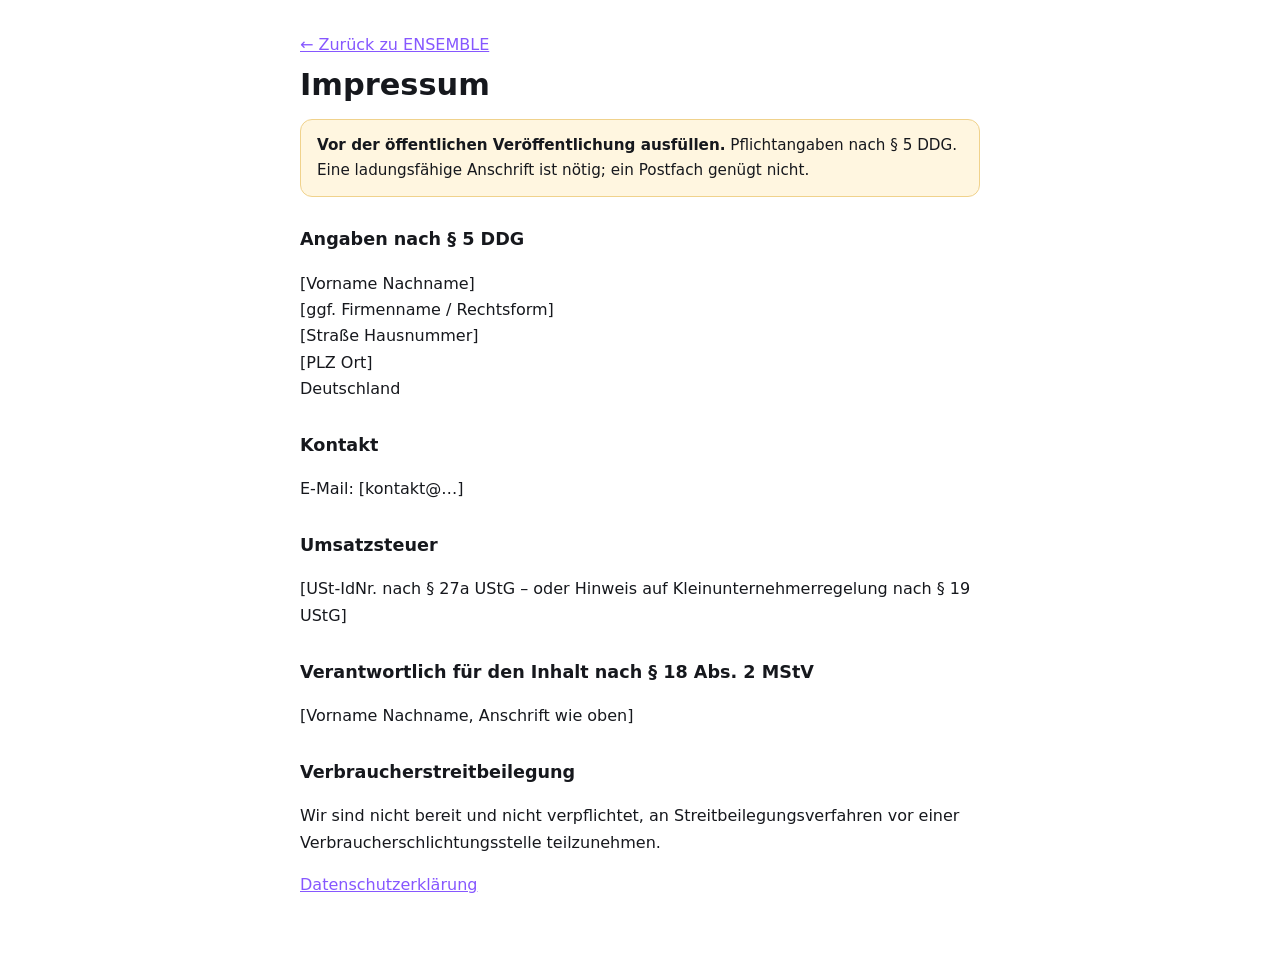
<file: impressum.html>
<!doctype html>
<html lang="de">
<head>
<meta charset="utf-8">
<meta name="viewport" content="width=device-width,initial-scale=1">
<title>Impressum · ENSEMBLE</title>
<style>
  body{max-width:680px;margin:0 auto;padding:32px 22px 64px;font-family:"Futura","Avenir Next",-apple-system,BlinkMacSystemFont,system-ui,sans-serif;line-height:1.65;color:#16181d;background:#fff}
  h1{line-height:1.15;font-size:1.9rem;margin:.6rem 0 1rem}h2{margin-top:1.8rem;font-size:1.1rem}
  a{color:#8657ff}.todo{background:#fff6e0;border:1px solid #f0d28c;border-radius:12px;padding:.8rem 1rem;font-size:.95rem}
</style>
</head>
<body>
<a href="index.html">← Zurück zu ENSEMBLE</a>
<h1>Impressum</h1>
<p class="todo"><strong>Vor der öffentlichen Veröffentlichung ausfüllen.</strong> Pflichtangaben nach § 5 DDG. Eine ladungsfähige Anschrift ist nötig; ein Postfach genügt nicht.</p>
<h2>Angaben nach § 5 DDG</h2>
<p>[Vorname Nachname]<br>[ggf. Firmenname / Rechtsform]<br>[Straße Hausnummer]<br>[PLZ Ort]<br>Deutschland</p>
<h2>Kontakt</h2>
<p>E-Mail: [kontakt@…]</p>
<h2>Umsatzsteuer</h2>
<p>[USt-IdNr. nach § 27a UStG – oder Hinweis auf Kleinunternehmerregelung nach § 19 UStG]</p>
<h2>Verantwortlich für den Inhalt nach § 18 Abs. 2 MStV</h2>
<p>[Vorname Nachname, Anschrift wie oben]</p>
<h2>Verbraucherstreitbeilegung</h2>
<p>Wir sind nicht bereit und nicht verpflichtet, an Streitbeilegungsverfahren vor einer Verbraucherschlichtungsstelle teilzunehmen.</p>
<p><a href="privacy.html">Datenschutzerklärung</a></p>
</body>
</html>
</file>
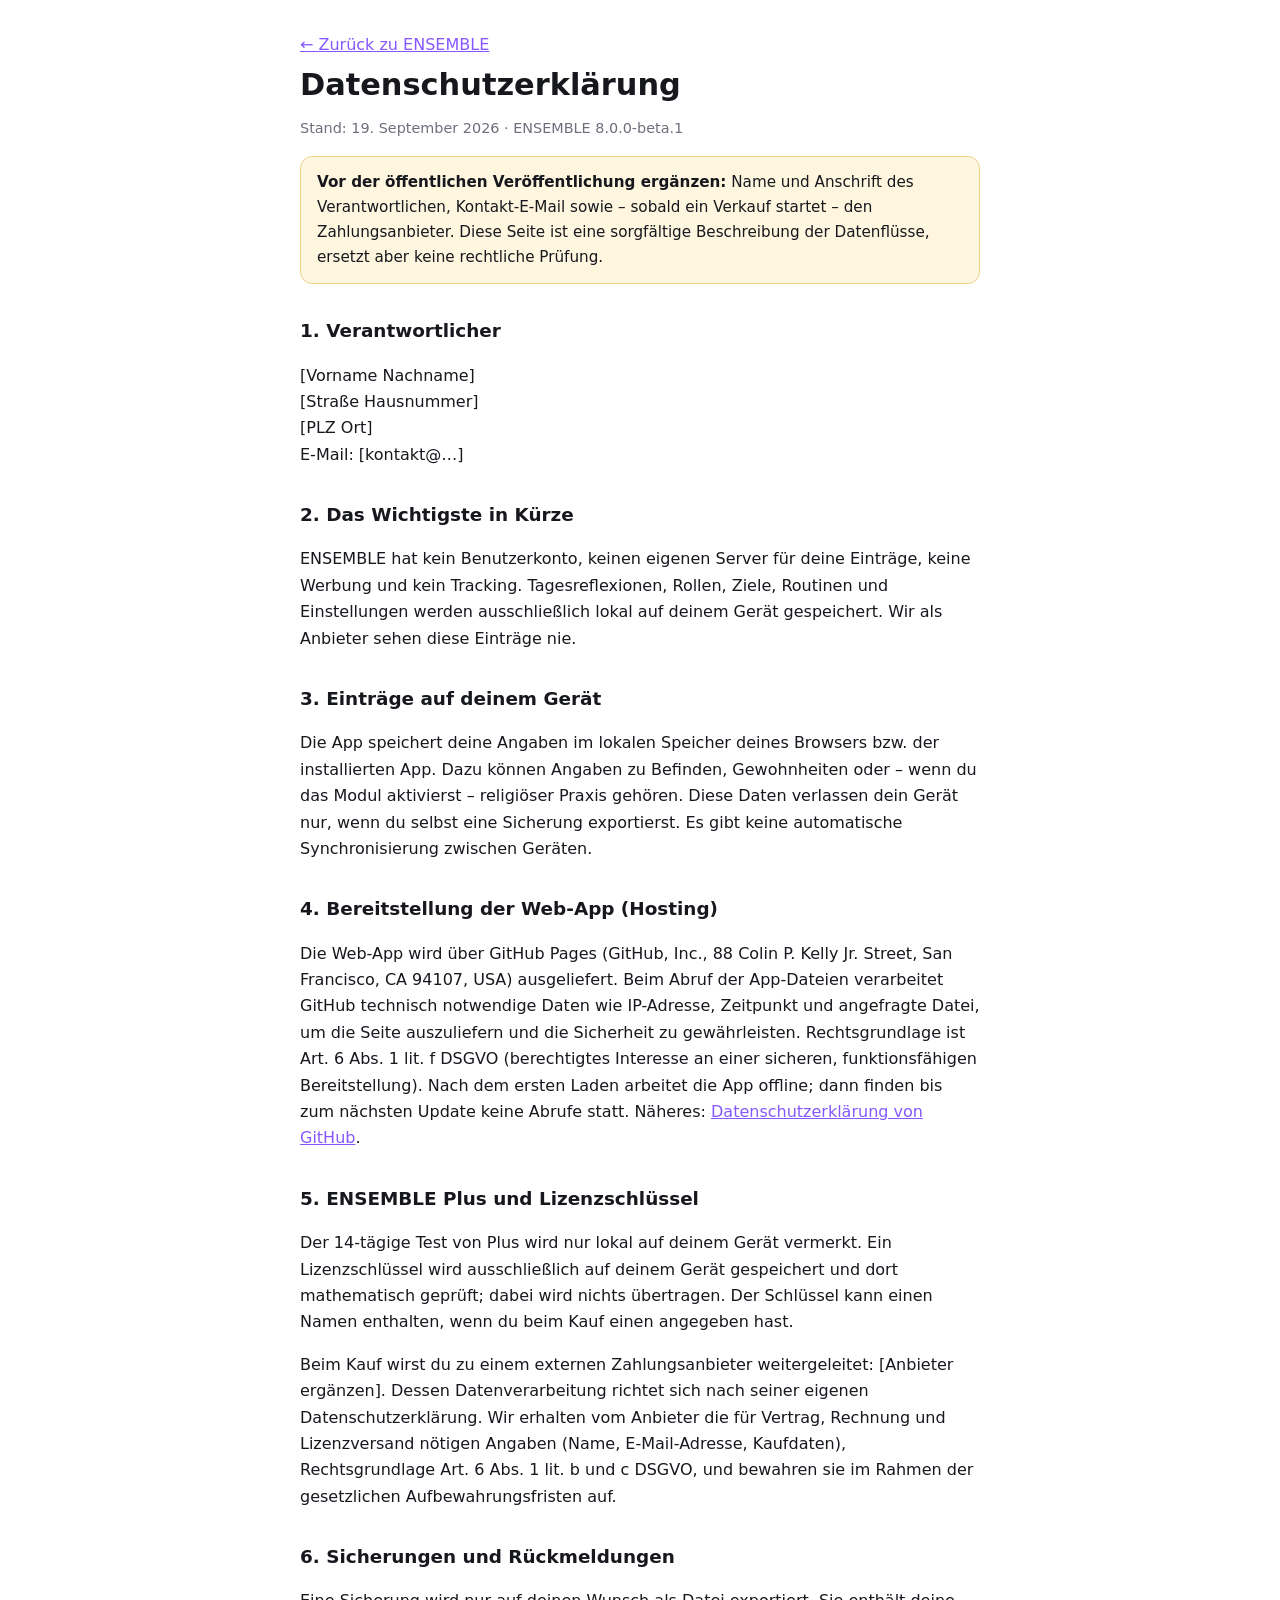
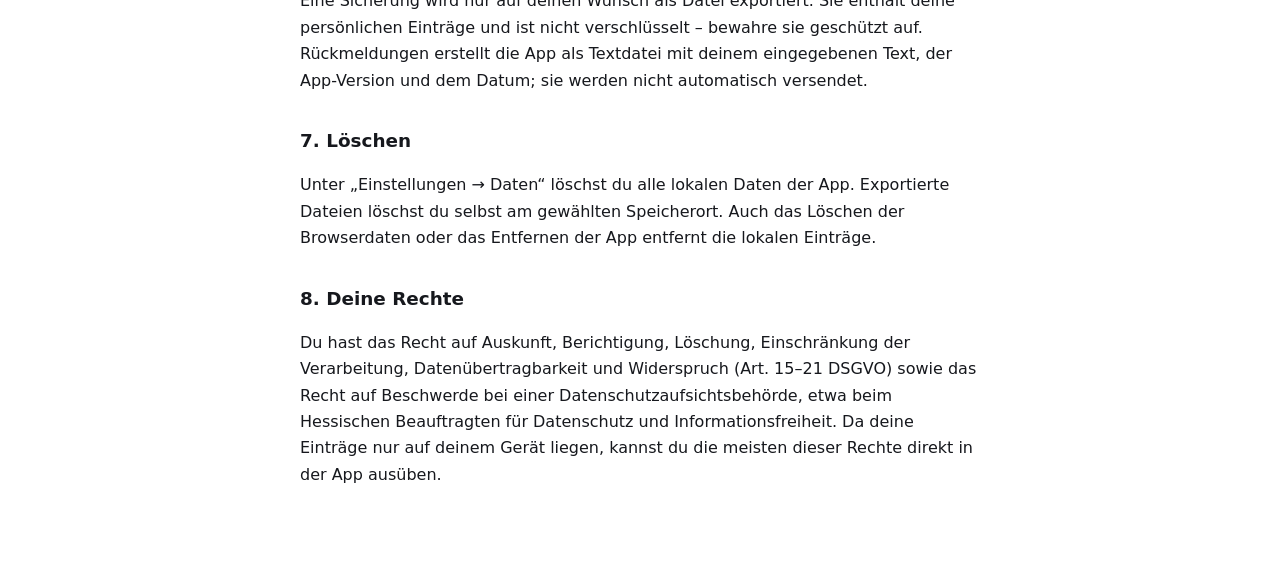
<file: privacy.html>
<!doctype html>
<html lang="de">
<head>
<meta charset="utf-8">
<meta name="viewport" content="width=device-width,initial-scale=1">
<title>Datenschutz · ENSEMBLE</title>
<style>
  body{max-width:680px;margin:0 auto;padding:32px 22px 64px;font-family:"Futura","Avenir Next",-apple-system,BlinkMacSystemFont,system-ui,sans-serif;line-height:1.65;color:#16181d;background:#fff}
  h1{line-height:1.15;font-size:1.9rem;margin:.6rem 0 .2rem}h2{margin-top:2rem;font-size:1.15rem}
  a{color:#8657ff}.meta{color:#6d707b;font-size:.9rem}.todo{background:#fff6e0;border:1px solid #f0d28c;border-radius:12px;padding:.8rem 1rem;font-size:.95rem}
</style>
</head>
<body>
<a href="index.html">← Zurück zu ENSEMBLE</a>
<h1>Datenschutzerklärung</h1>
<p class="meta">Stand: 19. September 2026 · ENSEMBLE 8.0.0-beta.1</p>

<p class="todo"><strong>Vor der öffentlichen Veröffentlichung ergänzen:</strong> Name und Anschrift des Verantwortlichen, Kontakt-E-Mail sowie – sobald ein Verkauf startet – den Zahlungsanbieter. Diese Seite ist eine sorgfältige Beschreibung der Datenflüsse, ersetzt aber keine rechtliche Prüfung.</p>

<h2>1. Verantwortlicher</h2>
<p>[Vorname Nachname]<br>[Straße Hausnummer]<br>[PLZ Ort]<br>E-Mail: [kontakt@…]</p>

<h2>2. Das Wichtigste in Kürze</h2>
<p>ENSEMBLE hat kein Benutzerkonto, keinen eigenen Server für deine Einträge, keine Werbung und kein Tracking. Tagesreflexionen, Rollen, Ziele, Routinen und Einstellungen werden ausschließlich lokal auf deinem Gerät gespeichert. Wir als Anbieter sehen diese Einträge nie.</p>

<h2>3. Einträge auf deinem Gerät</h2>
<p>Die App speichert deine Angaben im lokalen Speicher deines Browsers bzw. der installierten App. Dazu können Angaben zu Befinden, Gewohnheiten oder – wenn du das Modul aktivierst – religiöser Praxis gehören. Diese Daten verlassen dein Gerät nur, wenn du selbst eine Sicherung exportierst. Es gibt keine automatische Synchronisierung zwischen Geräten.</p>

<h2>4. Bereitstellung der Web-App (Hosting)</h2>
<p>Die Web-App wird über GitHub Pages (GitHub, Inc., 88 Colin P. Kelly Jr. Street, San Francisco, CA 94107, USA) ausgeliefert. Beim Abruf der App-Dateien verarbeitet GitHub technisch notwendige Daten wie IP-Adresse, Zeitpunkt und angefragte Datei, um die Seite auszuliefern und die Sicherheit zu gewährleisten. Rechtsgrundlage ist Art. 6 Abs. 1 lit. f DSGVO (berechtigtes Interesse an einer sicheren, funktionsfähigen Bereitstellung). Nach dem ersten Laden arbeitet die App offline; dann finden bis zum nächsten Update keine Abrufe statt. Näheres: <a href="https://docs.github.com/de/site-policy/privacy-policies/github-general-privacy-statement" rel="noopener" target="_blank">Datenschutzerklärung von GitHub</a>.</p>

<h2>5. ENSEMBLE Plus und Lizenzschlüssel</h2>
<p>Der 14-tägige Test von Plus wird nur lokal auf deinem Gerät vermerkt. Ein Lizenzschlüssel wird ausschließlich auf deinem Gerät gespeichert und dort mathematisch geprüft; dabei wird nichts übertragen. Der Schlüssel kann einen Namen enthalten, wenn du beim Kauf einen angegeben hast.</p>
<p>Beim Kauf wirst du zu einem externen Zahlungsanbieter weitergeleitet: [Anbieter ergänzen]. Dessen Datenverarbeitung richtet sich nach seiner eigenen Datenschutzerklärung. Wir erhalten vom Anbieter die für Vertrag, Rechnung und Lizenzversand nötigen Angaben (Name, E-Mail-Adresse, Kaufdaten), Rechtsgrundlage Art. 6 Abs. 1 lit. b und c DSGVO, und bewahren sie im Rahmen der gesetzlichen Aufbewahrungsfristen auf.</p>

<h2>6. Sicherungen und Rückmeldungen</h2>
<p>Eine Sicherung wird nur auf deinen Wunsch als Datei exportiert. Sie enthält deine persönlichen Einträge und ist nicht verschlüsselt – bewahre sie geschützt auf. Rückmeldungen erstellt die App als Textdatei mit deinem eingegebenen Text, der App-Version und dem Datum; sie werden nicht automatisch versendet.</p>

<h2>7. Löschen</h2>
<p>Unter „Einstellungen → Daten“ löschst du alle lokalen Daten der App. Exportierte Dateien löschst du selbst am gewählten Speicherort. Auch das Löschen der Browserdaten oder das Entfernen der App entfernt die lokalen Einträge.</p>

<h2>8. Deine Rechte</h2>
<p>Du hast das Recht auf Auskunft, Berichtigung, Löschung, Einschränkung der Verarbeitung, Datenübertragbarkeit und Widerspruch (Art. 15–21 DSGVO) sowie das Recht auf Beschwerde bei einer Datenschutzaufsichtsbehörde, etwa beim Hessischen Beauftragten für Datenschutz und Informationsfreiheit. Da deine Einträge nur auf deinem Gerät liegen, kannst du die meisten dieser Rechte direkt in der App ausüben.</p>
</body>
</html>
</file>
<file: style.css>
/* ==========================================================================
   ENSEMBLE – Designsystem
   Eine Quelle für Abstände, Rundungen, Schriftgrößen, Feldhöhen, Farben
   und Statusdarstellungen. Alle Komponenten benutzen ausschließlich diese
   Variablen. Keine !important-Patches, keine widersprüchlichen Nachträge.
   ========================================================================== */

/* --------------------------------------------------------------------------
   1. Tokens
   -------------------------------------------------------------------------- */
:root {
  /* Abstände */
  --sp-1: 6px;
  --sp-2: 10px;
  --sp-3: 14px;
  --sp-4: 18px;
  --sp-5: 24px;
  --sp-6: 32px;

  /* Rundungen – vier klar getrennte Stufen statt einer einzigen.
     Erst dadurch entsteht Hierarchie: große Flächen tragen große Radien,
     Bedienelemente mittlere, Chips kleine. */
  --r-sm: 10px;
  --r-md: 14px;
  --r-lg: 22px;
  --r-card: var(--r-lg);
  --r-field: var(--r-md);
  --r-chip: 12px;
  --r-pill: 999px;

  /* Bewegung – zentral, damit prefers-reduced-motion an einer Stelle greift */
  --dur-fast: .16s;
  --dur-base: .26s;
  --dur-slow: .42s;
  --ease-out: cubic-bezier(.22, .68, .36, 1);
  --ease-spring: cubic-bezier(.34, 1.28, .5, 1);

  /* Feldhöhen & Icons */
  --control-h: 48px;
  --control-h-sm: 38px;
  --icon-sm: 28px;
  --icon-md: 34px;
  --nav-height: 66px;
  --header-date-h: 34px;

  /* Schrift */
  --font: "Futura", "Futura PT", "Avenir Next", Avenir,
          -apple-system, BlinkMacSystemFont, "Segoe UI", system-ui, sans-serif;
  /* Futura mit passenden Systemschriften als lokale Rückfallebene. */
  --fs-h1: 25px;
  --fs-h2: 22px;
  --fs-h3: 17px;
  --fs-body: 16px;
  --fs-label: 14.5px;
  --fs-small: 13.5px;
  --fs-tiny: 12px;
  --ls-display: -.015em;
  --ls-caps: .16em;

  /* Farben – Light */
  --bg: #ffffff;
  --bg-glow-a: rgba(68,145,255,.09);
  --bg-glow-b: rgba(128,91,255,.07);
  --card: rgba(255,255,255,.94);
  --card-solid: #ffffff;
  --field: rgba(255,255,255,.9);
  --field-2: #f6f7fa;
  --text: #16181d;
  --muted: #6d707b;
  --line: #e2e5ec;
  --line-strong: #d3d7e1;

  --accent: #9a6dff;
  --accent-strong: #8657ff;
  --success: #1f9e63;
  --danger: #d93b4c;
  --warning: #d18a10;
  --conscientious: #2aa89c;
  --energy-chart: #183E96;
  --prayer-chart: #59D7F7;
  --taqwa-chart: #2A9D78;
  /* Grundton, mit dem nicht erfasste Tagesphasen abgedunkelt werden. */
  --dim-rgb: 244, 245, 249;
  --mood-chart: #E8913A;
  --routine-red: #E0555F;
  --glow-blue: rgba(68,125,255,.28);
  --glow-turquoise: rgba(31,215,208,.32);
  --glow-red: rgba(224,79,89,.25);

  /* Tints bewusst als rgba, damit keine color-mix-Abhängigkeit entsteht */
  --tint-accent: rgba(74,125,255,.11);
  --tint-accent-line: rgba(74,125,255,.42);
  --tint-accent-glow: rgba(74,125,255,.16);
  --tint-success: rgba(31,158,99,.11);
  --tint-danger: rgba(217,59,76,.10);
  --tint-danger-line: rgba(217,59,76,.32);
  --tint-conscientious: rgba(42,168,156,.12);
  --tint-conscientious-line: rgba(42,168,156,.45);
  --tint-neutral: rgba(18,22,34,.05);

  --brand-gradient: linear-gradient(135deg, #3c80fa, #7758ff, #d94fba);
  --shadow-card: 0 11px 30px rgba(37,42,57,.065);
  --shadow-raised: 0 12px 28px rgba(24,30,48,.10);
  --shadow-brand: 0 8px 20px rgba(88,92,220,.22);

  /* Oberflächen – vier Ebenen. „glass" ist ausdrücklich den schwebenden
     Ebenen vorbehalten (Kopfzeile, Navigation, Sheets), nie ruhenden Karten. */
  --surface-card: rgba(255,255,255,.96);
  --surface-raised: #ffffff;
  --surface-glass: rgba(252,253,255,.72);
  --surface-glass-line: rgba(16,22,40,.07);
  --glass-blur: saturate(1.6) blur(22px);

  /* Höhenstufen. Im Dark Mode ersetzt Randlicht den Schlagschatten,
     weil dunkle Schatten auf dunklem Grund unsichtbar bleiben. */
  --e-0: 0 0 0 1px var(--line);
  --e-1: 0 1px 2px rgba(20,26,44,.04), 0 8px 24px rgba(20,26,44,.055);
  --e-2: 0 2px 6px rgba(20,26,44,.06), 0 14px 34px rgba(20,26,44,.09);
  --e-3: 0 6px 14px rgba(20,26,44,.10), 0 26px 60px rgba(20,26,44,.16);

  /* Ein einziger Fokusring für die gesamte App */
  --focus-ring: 0 0 0 3px var(--tint-accent), 0 0 0 1.5px var(--accent);

  /* Kopfzeile, wird pro Rolle aus JS gesetzt */
  --header-role: #f2f4f8;
  --header-role-soft: rgba(255,255,255,.92);
  --header-role-fade: rgba(74,125,255,.12);
  --header-role-text: #16181d;

  color-scheme: light;
}



/* --------------------------------------------------------------------------
   2. Basis
   -------------------------------------------------------------------------- */
* { box-sizing: border-box; }

html {
  background: var(--bg);
  -webkit-text-size-adjust: 100%;
}

body {
  margin: 0;
  min-height: 100vh;
  overflow-x: hidden;
  font-family: var(--font);
  font-size: var(--fs-body);
  line-height: 1.42;
  color: var(--text);
  background: var(--bg);
}

/* Kein unbeabsichtigter Doppeltipp-Zoom mehr. touch-action: manipulation
   erlaubt weiterhin Scrollen und Pinch-to-Zoom und unterdrückt nur die
   Doppeltipp-Vergrößerung. Weil die Wirkung entlang der Vorfahrenkette
   verrechnet wird, genügen diese Flächen – speziellere Regeln für Swipe-
   und Drag-Bereiche (touch-action: none / pan-y) behalten Vorrang. */
html,
body,
.app-shell,
dialog { touch-action: manipulation; }

/* Bewegung zentral abschaltbar. Zweites bewusstes !important: die
   Reduktion muss jede Komponentenregel überstimmen können. */
@media (prefers-reduced-motion: reduce) {
  *, *::before, *::after {
    animation-duration: .001ms !important;
    animation-iteration-count: 1 !important;
    transition-duration: .001ms !important;
    scroll-behavior: auto !important;
  }
}

/* Einziges bewusstes !important der Datei: [hidden] wird von mehreren
   Komponenten per Klasse oder ID mit display überschrieben. Die App steuert
   Sichtbarkeit an vielen Stellen über das hidden-Attribut. */
[hidden] { display: none !important; }

button, input, select, textarea { font-family: inherit; font-size: var(--fs-body); }
button { -webkit-tap-highlight-color: transparent; cursor: pointer; }
button:disabled { cursor: default; opacity: .38; }

h1 { margin: 2px 0 0; font-size: var(--fs-h1); line-height: 1.14; font-weight: 700; letter-spacing: var(--ls-display); }
h2 { margin: 0 0 var(--sp-4); font-size: var(--fs-h2); line-height: 1.2; font-weight: 700; letter-spacing: var(--ls-display); }
h3 { margin: 0 0 var(--sp-3); font-size: var(--fs-h3); line-height: 1.24; font-weight: 800; letter-spacing: var(--ls-display); }
p  { margin: 0; }

.eyebrow {
  margin: 0;
  font-size: 10px;
  letter-spacing: var(--ls-caps);
  font-weight: 800;
  text-transform: uppercase;
  color: var(--muted);
}

.sr-only {
  position: absolute !important;
  width: 1px; height: 1px; padding: 0; margin: -1px;
  overflow: hidden; clip: rect(0,0,0,0); white-space: nowrap; border: 0;
}

/* --------------------------------------------------------------------------
   3. Layout
   -------------------------------------------------------------------------- */
.app-shell {
  width: min(100%, 720px);
  margin: 0 auto;
  padding-bottom: calc(var(--nav-height) + var(--sp-5) + env(safe-area-inset-bottom));
}

main { padding: var(--sp-3); }

.app-page { display: none; }
.app-page.active { display: block; }

.stack { display: grid; gap: var(--sp-2); }

/* Untere Navigation – behält ihren dezenten Leuchteffekt. */
.bottom-nav {
  position: fixed;
  left: 0; right: 0; bottom: 0;
  z-index: 40;
  display: grid;
  grid-auto-flow: column;
  grid-auto-columns: 1fr;
  align-items: center;
  height: calc(var(--nav-height) + env(safe-area-inset-bottom));
  padding-bottom: env(safe-area-inset-bottom);
  background: var(--surface-glass);
  backdrop-filter: var(--glass-blur);
  -webkit-backdrop-filter: var(--glass-blur);
  border-top: 1px solid var(--surface-glass-line);
}
.nav-button {
  position: relative;
  display: grid;
  place-items: center;
  align-content: center;
  gap: 3px;
  height: 100%;
  border: 0;
  background: none;
  padding: 0;
  color: var(--muted);
  transition: color var(--dur-base) var(--ease-out);
}

/* Aktiver Tab: Pille plus Farbe – nie Farbe allein. */
.nav-button::before {
  content: "";
  position: absolute;
  top: 7px;
  left: 50%;
  margin-left: -26px;
  width: 52px;
  height: 32px;
  border-radius: var(--r-pill);
  background: var(--tint-accent);
  opacity: 0;
  transform: scale(.82);
  transition: opacity var(--dur-base) var(--ease-out), transform var(--dur-base) var(--ease-spring);
}
.nav-button.active { color: var(--accent); }
.nav-button.active::before { opacity: 1; transform: scale(1); }
.nav-button:focus-visible { outline: none; }
.nav-button:focus-visible::before { opacity: 1; transform: scale(1); box-shadow: var(--focus-ring); }

.nav-symbol {
  position: relative;
  display: grid;
  place-items: center;
  width: 26px;
  height: 26px;
  transition: transform var(--dur-base) var(--ease-spring);
}
.nav-symbol svg { width: 100%; height: 100%; display: block; }
/* Beschriftung unter dem Symbol – neue Nutzer finden sich schneller zurecht. */
.nav-label { position: relative; font-size: 11px; font-weight: 700; letter-spacing: .01em; line-height: 1; }
.nav-symbol svg [fill="none"], .nav-symbol svg { fill: none; }
.nav-symbol svg path,
.nav-symbol svg rect,
.nav-symbol svg line,
.nav-symbol svg circle {
  fill: none;
  stroke: currentColor;
  stroke-width: 1.8;
  stroke-linecap: round;
  stroke-linejoin: round;
}
.nav-button.active .nav-symbol { transform: translateY(-1px); }
.nav-button.active .nav-symbol svg path,
.nav-button.active .nav-symbol svg rect,
.nav-button.active .nav-symbol svg line,
.nav-button.active .nav-symbol svg circle { stroke-width: 2.1; }

/* --------------------------------------------------------------------------
   4. Primitive: Karten, Felder, Buttons
   -------------------------------------------------------------------------- */
/* Ruhende Fläche: matt, klar begrenzt, bewusst ohne Glas und ohne
   Schattenstapel. Die Hierarchie entsteht durch Typografie und Abstand. */
.card {
  display: block;
  margin: 0;
  padding: 26px 0;
  border-radius: 0;
  background: transparent;
  border: 0;
  box-shadow: none;
}

/* Sektionsrhythmus: Überschrift, Inhalt, Luft – appweit gleich. */
.card > h2 { letter-spacing: var(--ls-display); }

.section-title-row {
  display: flex;
  align-items: baseline;
  justify-content: space-between;
  gap: var(--sp-3);
  margin-bottom: var(--sp-4);
}
.section-title-row h2 { margin: 0; }

.section-hint,
.page-lead {
  margin: 0 0 var(--sp-3);
  color: var(--muted);
  font-size: var(--fs-small);
}

.field-group { display: grid; gap: var(--sp-1); }
.field-group + .field-group { margin-top: var(--sp-3); }

label,
.field-group > label {
  font-size: var(--fs-label);
  font-weight: 700;
  color: var(--text);
}

input, select, textarea {
  width: 100%;
  min-height: var(--control-h);
  padding: 0 var(--sp-3);
  border-radius: var(--r-field);
  border: 1px solid var(--line);
  background: var(--field);
  color: var(--text);
  font-size: var(--fs-body);
  transition: border-color var(--dur-fast) var(--ease-out), box-shadow var(--dur-fast) var(--ease-out);
}
textarea {
  padding: var(--sp-3);
  min-height: 84px;
  line-height: 1.45;
  resize: vertical;
}
select {
  -webkit-appearance: none;
  appearance: none;
  padding-right: 34px;
  background-image: linear-gradient(45deg, transparent 50%, var(--muted) 50%),
                    linear-gradient(135deg, var(--muted) 50%, transparent 50%);
  background-position: calc(100% - 19px) calc(50% - 2px), calc(100% - 14px) calc(50% - 2px);
  background-size: 5px 5px, 5px 5px;
  background-repeat: no-repeat;
}
input::placeholder, textarea::placeholder { color: var(--muted); opacity: .85; }
input:focus, select:focus, textarea:focus {
  outline: none;
  border-color: var(--accent);
  box-shadow: var(--focus-ring);
}

/* Ein Fokusring für alles Bedienbare – vorher nur an fünf Stellen definiert. */
button:focus-visible,
summary:focus-visible,
[tabindex]:focus-visible {
  outline: none;
  box-shadow: var(--focus-ring);
}
input[type="number"] { -moz-appearance: textfield; }
input[type="number"]::-webkit-inner-spin-button { -webkit-appearance: none; margin: 0; }

.primary-button {
  width: 100%;
  min-height: 52px;
  margin-bottom: var(--sp-3);
  border: 0;
  border-radius: var(--r-md);
  color: #fff;
  background: var(--brand-gradient);
  font-weight: 800;
  letter-spacing: var(--ls-display);
  box-shadow: var(--shadow-brand);
  transition: transform var(--dur-fast) var(--ease-out), box-shadow var(--dur-fast) var(--ease-out);
}
.primary-button:active { transform: scale(.985); box-shadow: var(--e-1); }
.primary-button.compact { width: auto; min-height: var(--control-h-sm); padding: 0 var(--sp-4); margin: 0; }

.secondary-button,
.small-button,
.back-button,
.icon-button,
.date-button {
  min-height: var(--control-h-sm);
  padding: 0 var(--sp-3);
  border-radius: var(--r-md);
  border: 1px solid var(--line);
  background: var(--field);
  color: var(--text);
  font-weight: 700;
  transition: transform var(--dur-fast) var(--ease-out), background var(--dur-fast) var(--ease-out);
}
.secondary-button:active,
.small-button:active,
.icon-button:active,
.date-button:active { transform: scale(.97); background: var(--field-2); }
.icon-button { display: grid; place-items: center; padding: 0; line-height: 1; }
.back-button { border-radius: var(--r-pill); }
.back-button.icon-only { width: var(--control-h-sm); padding: 0; display: grid; place-items: center; }
.back-button.icon-only::before { content: "\2039"; font-size: 24px; line-height: 1; }

.text-button {
  border: 0;
  background: none;
  min-height: 34px;
  padding: 0 var(--sp-1);
  color: var(--accent);
  font-weight: 750;
  font-size: var(--fs-label);
}

.plus-button.plus-only {
  width: var(--control-h-sm);
  padding: 0;
  display: grid;
  place-items: center;
}
.gradient-plus {
  background: var(--brand-gradient);
  -webkit-background-clip: text;
  background-clip: text;
  color: transparent;
  font-size: 24px;
  font-weight: 800;
  line-height: 1;
}
.gradient-action { background: var(--brand-gradient); color: #fff; border: 0; box-shadow: var(--shadow-brand); }

.secondary-wide-button {
  width: 100%;
  min-height: var(--control-h);
  border-radius: var(--r-field);
  border: 1px dashed var(--line-strong);
  background: var(--field-2);
  color: var(--text);
  font-weight: 750;
}

.delete-button,
.state-delete-button {
  position: relative;
  z-index: 2;
  flex: 0 0 auto;
  width: 32px; height: 32px;
  display: grid; place-items: center;
  border-radius: var(--r-pill);
  border: 1px solid var(--line);
  background: var(--field-2);
  color: var(--muted);
  font-size: 18px;
  line-height: 1;
  flex: 0 0 auto;
}

.privacy-note,
.backup-status {
  margin: 0;
  color: var(--muted);
  font-size: var(--fs-small);
}
.privacy-note { text-align: center; padding: 0 var(--sp-3) var(--sp-3); }

/* Aufklappbare Bereiche – überall gleich ---------------------------------- */
details > summary { cursor: pointer; list-style: none; }
details > summary::-webkit-details-marker { display: none; }

.state-history-details,
.sunnah-prayer-details,
.checkin-context-details,
.mode-adjustment-details,
.framework-details {
  margin-top: var(--sp-3);
  border-radius: var(--r-field);
  border: 1px solid var(--line);
  background: var(--field-2);
  overflow: hidden;
}
.state-history-details > summary,
.sunnah-prayer-details > summary,
.checkin-context-details > summary,
.mode-adjustment-details > summary,
.framework-details > summary {
  display: flex;
  align-items: center;
  justify-content: space-between;
  gap: var(--sp-2);
  min-height: var(--control-h);
  padding: 0 var(--sp-3);
  font-size: var(--fs-label);
  font-weight: 700;
}
.state-history-details > summary::after,
.sunnah-prayer-details > summary::after,
.checkin-context-details > summary::after,
.mode-adjustment-details > summary::after,
.framework-details > summary::after {
  content: "\2304";
  color: var(--muted);
  font-size: 15px;
  line-height: 1;
  transition: transform .18s ease;
}
details[open] > summary::after { transform: rotate(180deg); }
.state-history-details > summary small,
.sunnah-prayer-details > summary small { color: var(--muted); font-size: var(--fs-small); font-weight: 600; }

.state-history-details > div,
.sunnah-prayer-details > div,
.checkin-context-details > div,
.framework-details > *:not(summary),
.mode-adjustment-details > *:not(summary) {
  padding: 0 var(--sp-3) var(--sp-3);
}

/* Karten, die selbst ein <details> sind ----------------------------------- */
.lean-card-summary {
  display: flex;
  align-items: center;
  justify-content: space-between;
  gap: var(--sp-3);
}
.lean-card-summary h2 { margin: 0; }
.lean-card-summary > span { flex: 0 0 auto; color: var(--accent); font-size: var(--fs-label); font-weight: 750; }
details.card[open] > .lean-card-summary { margin-bottom: var(--sp-4); }

/* --------------------------------------------------------------------------
   5. Statusdarstellung – appweit identisch
   -------------------------------------------------------------------------- */
.status-circle {
  display: inline-grid;
  place-items: center;
  flex: 0 0 auto;
  width: var(--icon-md);
  height: var(--icon-md);
  border-radius: var(--r-pill);
  font-size: 15px;
  font-weight: 800;
  line-height: 1;
}
.status-circle.small { width: var(--icon-sm); height: var(--icon-sm); font-size: 14px; }
.status-circle.medium { width: var(--icon-md); height: var(--icon-md); }

.status-circle.gradient { background: linear-gradient(145deg, #93A6FF, #6A54DE); color: #fff; box-shadow: 0 5px 16px rgba(106,84,222,.34); }
.status-circle.conscientious { background: linear-gradient(145deg, #72E3D5, var(--conscientious)); color: #fff; box-shadow: 0 5px 16px var(--tint-conscientious-line); }
.status-circle.neutral { background: var(--tint-neutral); border: 1px solid var(--line); color: var(--muted); }
.status-circle.missed { background: var(--tint-danger); border: 1px solid var(--tint-danger-line); color: var(--danger); }
.status-circle.warning { background: linear-gradient(145deg, #F8C070, #EE8B2E); color: #fff; box-shadow: 0 5px 16px rgba(238,139,46,.30); }
.status-circle.recovered { background: linear-gradient(145deg, #FF9AA5, #E05261); color: #fff; box-shadow: 0 5px 16px rgba(224,82,97,.28); }

/* --------------------------------------------------------------------------
   6. Zustand und Verantwortung
   -------------------------------------------------------------------------- */
.checkin-slots {
  display: grid;
  place-items: center;
  margin-bottom: var(--sp-4);
}

.checkin-slot {
  display: flex;
  align-items: center;
  gap: var(--sp-2);
  min-height: 78px;
  padding: var(--sp-3);
  text-align: left;
  border-radius: var(--r-field);
  /* Ohne gespeicherten Check-in bewusst farblos – erst der Eintrag färbt. */
  border: 1px solid var(--line);
  background: var(--field-2);
  box-shadow: none;
  color: var(--text);
  transition: border-color .16s ease, background .16s ease, box-shadow .18s ease, transform .18s ease;
}
.checkin-slot > span { font-size: 22px; line-height: 1; flex: 0 0 auto; }
.checkin-slot > div { min-width: 0; display: grid; gap: 2px; }
.checkin-slot strong { font-size: var(--fs-body); font-weight: 750; }
.checkin-slot small {
  /* Zwei Zeilen erlaubt – „Stabilisierungsmodus“ passt sonst nicht. */
  font-size: var(--fs-small);
  color: var(--muted);
  line-height: 1.24;
  display: -webkit-box;
  -webkit-line-clamp: 2;
  -webkit-box-orient: vertical;
  overflow: hidden;
}
/* Auswahlzustand: farbige, sanft strahlende Karte im früheren Stil. */
.checkin-slot.complete {
  background: linear-gradient(145deg, rgba(255,255,255,.84), color-mix(in srgb, var(--slot-color, #ffffff) 14%, white) 0%, var(--slot-soft, var(--tint-accent)) 40%, var(--field) 100%);
  border-color: var(--slot-color, var(--tint-accent-line));
  box-shadow: 0 0 0 1px var(--slot-soft, transparent), 0 8px 18px rgba(24,30,48,.08);
  transform: translateY(-1px);
}
.checkin-slot.complete > span { filter: drop-shadow(0 0 7px var(--slot-glow, var(--tint-accent-glow))); }
.checkin-slot.complete small { color: var(--text); opacity: .8; }
.checkin-slot.complete strong { color: var(--slot-color, var(--text)); }

/* Empfehlung -------------------------------------------------------------- */
.current-state-summary { margin-top: var(--sp-3); }

.empty-state-summary.compact-empty-state {
  display: flex;
  align-items: center;
  gap: var(--sp-3);
  min-height: 64px;
  padding: var(--sp-3);
  border-radius: var(--r-field);
  border: 1px dashed var(--line-strong);
  background: var(--field-2);
  color: var(--muted);
}
.empty-state-icon { font-size: 20px; line-height: 1; }
.empty-state-summary strong { color: var(--text); font-size: var(--fs-body); font-weight: 700; }

.compact-state-summary {
  /* Interpretation der Zustandsdarstellung – bewusst sachlich. Der Modus wird
     über eine schmale Farbkante und das Symbol markiert, nicht über eine
     flächig eingefärbte Karte: ein Schonmodus ist keine Warnung. */
  position: relative;
  padding: var(--sp-4);
  padding-left: calc(var(--sp-4) + 3px);
  border-radius: var(--r-field);
  border: 1px solid var(--line);
  background: var(--field-2);
  box-shadow: none;
  overflow: hidden;
}
.compact-state-summary::before {
  content: "";
  position: absolute;
  left: 0; top: 0; bottom: 0;
  width: 3px;
  background: var(--framework-color, var(--line));
  opacity: .85;
}
.compact-framework-main {
  display: flex;
  align-items: flex-start;
  gap: var(--sp-3);
}
.framework-icon {
  flex: 0 0 auto;
  display: grid;
  place-items: center;
  width: var(--icon-md);
  height: var(--icon-md);
  border-radius: var(--r-field);
  font-size: 16px;
  color: #fff;
  background: linear-gradient(145deg, rgba(255,255,255,.32), transparent 58%), var(--framework-color);
  box-shadow: 0 6px 18px var(--framework-glow, transparent);
}
.framework-copy { min-width: 0; display: grid; gap: var(--sp-1); }
.framework-copy strong { font-size: var(--fs-h3); font-weight: 800; }
.framework-copy p { font-size: var(--fs-body); color: var(--muted); line-height: 1.45; }

.framework-details { margin-top: var(--sp-3); background: transparent; }
.reason-factor-list {
  display: flex;
  flex-wrap: wrap;
  gap: var(--sp-1);
  padding-top: var(--sp-1);
}
.reason-factor-list span {
  padding: 5px var(--sp-2);
  border-radius: var(--r-pill);
  background: var(--tint-neutral);
  font-size: var(--fs-small);
  color: var(--text);
}
.framework-details small { display: block; margin-top: var(--sp-2); color: var(--muted); font-size: var(--fs-small); }
.mode-override-note { margin-top: var(--sp-2); font-size: var(--fs-small); color: var(--muted); }

/* Verlauf ----------------------------------------------------------------- */
.state-timeline { display: grid; gap: var(--sp-2); }
.state-timeline-item {
  display: grid;
  grid-template-columns: 10px minmax(0, 1fr) 32px;
  align-items: start;
  gap: var(--sp-2);
  padding: var(--sp-3);
  border-radius: var(--r-field);
  border: 1px solid var(--line);
  background: var(--card-solid);
}
.state-timeline-marker {
  flex: 0 0 auto;
  width: 10px; height: 10px;
  margin-top: 6px;
  border-radius: var(--r-pill);
  background: var(--framework-color, var(--accent));
}
.state-timeline-copy { flex: 1 1 auto; min-width: 0; display: grid; gap: 3px; }
.state-timeline-title {
  display: flex;
  align-items: baseline;
  justify-content: space-between;
  gap: var(--sp-2);
}
.state-timeline-title strong { font-size: var(--fs-label); font-weight: 750; }
.state-timeline-title span { flex: 0 0 auto; font-size: var(--fs-small); color: var(--framework-color, var(--accent)); font-weight: 700; }
.state-timeline-copy small { font-size: var(--fs-small); color: var(--muted); }
.state-timeline-copy p { font-size: var(--fs-small); color: var(--text); }
.state-timeline-empty { color: var(--muted); font-size: var(--fs-small); }

/* --------------------------------------------------------------------------
   7. Vitalität
   -------------------------------------------------------------------------- */
.meal-list { display: grid; gap: var(--sp-2); }
.meal-entry {
  display: grid;
  gap: var(--sp-2);
  padding: var(--sp-3);
  border-radius: var(--r-field);
  border: 1px solid var(--line);
  background: var(--field-2);
  transition: border-color .16s ease, background .16s ease;
}
.meal-entry > strong { font-size: var(--fs-label); font-weight: 750; }
.meal-entry.is-selected { background: var(--card-solid); border-color: var(--tint-accent-line); box-shadow: none; }
.meal-entry.meal-none { background: var(--card-solid); border-color: var(--line-strong); }

.vitality-metrics { display: grid; gap: var(--sp-3); margin-top: var(--sp-4); }

.water-tracker {
  display: grid;
  grid-template-columns: var(--control-h) minmax(0, 1fr) var(--control-h);
  gap: var(--sp-2);
  align-items: stretch;
}
.water-step-button {
  min-height: var(--control-h);
  display: grid;
  place-items: center;
  padding: 0;
  border-radius: var(--r-field);
  border: 1px solid var(--line);
  background: var(--field);
  color: var(--text);
  font-size: 22px;
  font-weight: 700;
  line-height: 1;
}
.water-step-button.gradient-action {
  /* Setzt das Gradient erneut, weil .water-step-button es sonst überschreibt. */
  background: var(--brand-gradient);
  color: #fff;
  border: 0;
  box-shadow: var(--shadow-brand);
}
.water-step-button:active { transform: scale(.96); }

.water-display-wrap {
  display: flex;
  align-items: center;
  gap: var(--sp-2);
  min-width: 0;
  min-height: var(--control-h);
  padding: 0 var(--sp-3);
  border-radius: var(--r-field);
  border: 1px solid var(--line);
  background: var(--field-2);
}
.water-droplets {
  display: flex;
  align-items: center;
  flex-wrap: nowrap;
  gap: 1px;
  min-width: 0;
}
.water-drop {
  flex: 0 1 auto;
  min-width: 0;
  min-height: 30px;
  padding: 4px 5px;
  border: 0;
  background: none;
  font-size: 16px;
  line-height: 1.4;
  filter: grayscale(1);
  opacity: .38;
}
.water-drop.filled { filter: none; opacity: 1; }
.water-display-wrap strong {
  flex: 0 0 auto;
  margin-left: auto;
  font-size: var(--fs-body);
  font-weight: 750;
  white-space: nowrap;
}

/* --------------------------------------------------------------------------
   8. Routinen-Karten in der Tagesreflexion
   -------------------------------------------------------------------------- */
.routine-review-grid {
  display: grid;
  grid-template-columns: 1fr 1fr;
  gap: var(--sp-2);
}
.routine-review-card {
  position: relative;
  display: flex;
  flex-direction: column;
  justify-content: flex-end;
  gap: var(--sp-2);
  min-height: 168px;
  padding: var(--sp-3);
  border-radius: var(--r-field);
  overflow: hidden;
  background-size: cover;
  background-position: center;
  isolation: isolate;
}
.routine-review-card::after {
  content: "";
  position: absolute;
  inset: 0;
  z-index: -1;
  background: linear-gradient(180deg, rgba(10,14,26,.06), rgba(10,14,26,.52));
}
.routine-review-card.morning { background-image: url('./morning-header.jpg'); }
.routine-review-card.evening { background-image: url('./evening-header.jpg'); }
.routine-review-card.tag { background-image: url('./header-tag.jpg'); }
.routine-review-card.daemmerung { background-image: url('./header-daemmerung.jpg'); }
.routine-review-card.zuhause { background-image: url('./header-zuhause.jpg'); }

.routine-review-open {
  flex: 1 1 auto;
  display: flex;
  align-items: flex-end;
  padding: 0;
  border: 0;
  background: none;
  text-align: left;
}
.routine-review-copy { display: grid; gap: 2px; color: #fff; }
.routine-review-copy strong { font-size: var(--fs-h3); font-weight: 800; text-shadow: 0 1px 6px rgba(0,0,0,.4); }
.routine-review-copy small { font-size: var(--fs-small); opacity: .9; text-shadow: 0 1px 6px rgba(0,0,0,.4); }

/* Alle vier Routinen-Zustände nutzen denselben Kartenaufbau und Icon. */
.routine-cycle-button {
  display: flex;
  align-items: center;
  gap: var(--sp-2);
  width: 100%;
  min-height: var(--control-h);
  padding: 0 var(--sp-2);
  border-radius: var(--r-chip);
  border: 1px solid rgba(255,255,255,.34);
  background: rgba(16,20,32,.46);
  backdrop-filter: blur(10px);
  -webkit-backdrop-filter: blur(10px);
  color: #fff;
}
.routine-cycle-button > span:not(.status-circle) {
  font-size: var(--fs-label);
  font-weight: 750;
  text-align: left;
  overflow: hidden;
  text-overflow: ellipsis;
  white-space: nowrap;
}
.routine-cycle-button.is-done { background: linear-gradient(135deg, rgba(167,195,255,.72), rgba(93,109,232,.72)); border-color: rgba(255,255,255,.62); box-shadow: 0 0 18px rgba(91,105,235,.34); }
.routine-cycle-button.is-conscientious { background: linear-gradient(135deg, rgba(153,242,230,.72), rgba(28,155,145,.74)); border-color: rgba(255,255,255,.62); box-shadow: 0 0 18px rgba(47,201,185,.30); }
.routine-cycle-button.is-missed { background: linear-gradient(135deg, rgba(187,71,90,.52), rgba(123,32,48,.58)); border-color: rgba(255,255,255,.44); }

/* --------------------------------------------------------------------------
   9. Gebete – eine einzige, konsistente Darstellung
   -------------------------------------------------------------------------- */
.prayer-strip {
  display: grid;
  grid-template-columns: repeat(5, minmax(0, 1fr));
  gap: var(--sp-1);
}
.prayer-card {
  display: flex;
  flex-direction: column;
  align-items: center;
  justify-content: space-between;
  gap: var(--sp-2);
  min-height: 104px;
  padding: var(--sp-2) 2px;
  border-radius: var(--r-chip);
  border: 1px solid var(--line);
  background: var(--field-2);
  color: var(--text);
  text-align: center;
  transition: border-color .16s ease, background .16s ease, box-shadow .18s ease, transform .18s ease;
  overflow: hidden;
}
.prayer-card > strong {
  /* Etwas kleiner gesetzt, damit auch "Maghrib" ohne Auslassungspunkte passt. */
  width: 100%;
  font-size: 11.5px;
  font-weight: 750;
  line-height: 1.2;
  letter-spacing: -.01em;
  white-space: nowrap;
  overflow: visible;
  text-overflow: clip;
}
.prayer-state-button {
  display: grid;
  place-items: center;
  width: 100%;
  padding: 0;
  border: 0;
  background: none;
}
/* Auswahlzustand mit deutlicherem Verlauf und ruhigem Glow im früheren Stil. */
.prayer-card:not([data-state=""]) {
  background: linear-gradient(145deg, rgba(255,255,255,.84), color-mix(in srgb, var(--prayer-a) 12%, white) 0%, var(--prayer-soft) 26%, var(--prayer-soft-b) 62%, var(--field-2) 100%);
  border-color: var(--prayer-a);
  box-shadow: 0 9px 24px var(--prayer-glow), 0 0 0 1px var(--prayer-soft);
  transform: translateY(-1px);
}
.prayer-card:not([data-state=""]) .status-circle.gradient {
  background: linear-gradient(145deg, var(--prayer-a), var(--prayer-b));
  box-shadow: 0 5px 16px var(--prayer-glow);
}
.prayer-card[data-state="Nicht gebetet"] { background: linear-gradient(145deg, rgba(255,255,255,.42), var(--tint-danger) 36%, var(--field-2)); border-color: var(--tint-danger-line); box-shadow: 0 6px 18px var(--glow-red); }

.sunnah-prayer-grid {
  display: grid;
  grid-template-columns: repeat(auto-fill, minmax(150px, 1fr));
  gap: var(--sp-2);
  padding-top: var(--sp-1);
}
.sunnah-prayer-chip {
  display: flex;
  align-items: center;
  gap: var(--sp-2);
  min-height: var(--control-h);
  padding: var(--sp-1) var(--sp-2);
  border-radius: var(--r-chip);
  border: 1px solid var(--line);
  background: var(--card-solid);
  color: var(--text);
  text-align: left;
}
.sunnah-prayer-chip > span {
  display: grid;
  place-items: center;
  flex: 0 0 auto;
  width: var(--icon-sm);
  height: var(--icon-sm);
  border-radius: var(--r-pill);
  background: var(--tint-neutral);
  border: 1px solid var(--line);
  color: var(--muted);
  font-size: 13px;
  font-weight: 800;
}
.sunnah-prayer-chip > strong { flex: 1 1 auto; min-width: 0; font-size: var(--fs-small); font-weight: 750; line-height: 1.2; }
.sunnah-prayer-chip > small { flex: 0 1 auto; min-width: 0; margin-left: auto; padding-left: var(--sp-1); font-size: var(--fs-tiny); color: var(--muted); text-align: right; }
.sunnah-prayer-chip.state-done { background: linear-gradient(145deg, rgba(255,255,255,.46), rgba(38,196,181,.20) 32%, var(--field-2)); border-color: var(--prayer-chart); box-shadow: 0 6px 18px var(--glow-turquoise); }
.sunnah-prayer-chip.state-done > span { background: linear-gradient(145deg, #6CE8DC, #15A7A0); border-color: transparent; color: #fff; box-shadow: 0 4px 12px var(--glow-turquoise); }

.prayer-state-options { display: grid; gap: var(--sp-2); }
.prayer-option {
  display: flex;
  align-items: center;
  gap: var(--sp-3);
  min-height: var(--control-h);
  padding: 0 var(--sp-3);
  border-radius: var(--r-field);
  border: 1px solid var(--line);
  background: var(--field-2);
  color: var(--text);
  text-align: left;
}
.prayer-option strong { font-size: var(--fs-body); font-weight: 700; }
.prayer-option.active { background: linear-gradient(145deg, rgba(255,255,255,.60), var(--option-soft, var(--tint-accent)) 26%, var(--field-2) 100%); border-color: var(--option-line, var(--tint-accent-line)); box-shadow: 0 6px 18px var(--option-glow, transparent); }
.prayer-option.state-open.active { --option-soft: rgba(255,255,255,.02); --option-line: rgba(120,128,150,.45); --option-glow: transparent; }
.prayer-option.state-normal.active { --option-soft: rgba(76,120,255,.18); --option-line: rgba(82,102,232,.55); --option-glow: rgba(82,102,232,.22); }
.prayer-option.state-gemeinschaft.active { --option-soft: rgba(89,215,247,.20); --option-line: rgba(89,215,247,.58); --option-glow: rgba(89,215,247,.26); }
.prayer-option.state-verspaetet.active { --option-soft: rgba(243,161,59,.18); --option-line: rgba(243,161,59,.52); --option-glow: rgba(243,161,59,.24); }
.prayer-option.state-nachgeholt.active,
.prayer-option.state-nicht-gebetet.active { --option-soft: rgba(224,79,89,.18); --option-line: rgba(224,79,89,.58); --option-glow: rgba(224,79,89,.26); }
.prayer-option.state-nicht-gebetet.active { color: #ffd6db; }

/* Fastentage -------------------------------------------------------------- */
.ramadan-box {
  display: grid;
  gap: var(--sp-3);
  margin-top: var(--sp-3);
  padding: var(--sp-3);
  border-radius: var(--r-field);
  border: 1px solid var(--line);
  background: var(--field-2);
}
.subheading { display: block; font-size: var(--fs-small); font-weight: 750; color: var(--muted); }
.ramadan-box strong { display: block; margin-top: 2px; font-size: var(--fs-h3); font-weight: 800; }
.ramadan-box .ramadan-negative { color: var(--danger); text-shadow: 0 0 12px var(--glow-red); }
.ramadan-box .ramadan-zero,
.ramadan-box .ramadan-positive { color: var(--success); text-shadow: 0 0 12px rgba(47,197,132,.28); }
.carry-hint { display: block; margin-top: var(--sp-1); font-size: var(--fs-small); color: var(--muted); }
.ramadan-controls { display: grid; grid-template-columns: 96px 1fr; gap: var(--sp-2); }

/* --------------------------------------------------------------------------
   10. Aktivitäten
   -------------------------------------------------------------------------- */
.activity-row {
  position: relative;
  display: flex;
  align-items: center;
  gap: var(--sp-2);
  min-height: 62px;
  padding: var(--sp-2) var(--sp-2) var(--sp-2) var(--sp-5);
  border-radius: var(--r-field);
  border: 1px solid var(--line);
  background: var(--card-solid);
  box-shadow: none;
  overflow: hidden;
}
.activity-row::before {
  /* Eingerückt, damit der Streifen nicht in die Kartenrundung läuft. */
  content: "";
  position: absolute;
  left: 7px;
  top: 11px;
  bottom: 11px;
  width: 4px;
  border-radius: var(--r-pill);
  background: var(--activity-color, var(--accent));
  box-shadow: none;
}
.activity-main { display: flex; align-items: center; gap: var(--sp-2); flex: 1 1 auto; min-width: 0; }
.activity-role-bar { display: none; }
.activity-copy { min-width: 0; display: grid; gap: 2px; }
.activity-copy strong { font-size: var(--fs-body); font-weight: 700; overflow: hidden; text-overflow: ellipsis; }
.activity-copy small { font-size: var(--fs-small); color: var(--muted); }

/* Manuelles Sortieren: dauerhaft sichtbar, ausreichend große Touchflächen. */
.activity-sort-actions { display: flex; flex-direction: column; gap: 2px; flex: 0 0 auto; }
.activity-sort-actions button {
  width: 38px; height: 32px;
  display: grid; place-items: center;
  padding: 0;
  border-radius: 8px;
  border: 1px solid var(--line);
  background: var(--field-2);
  color: var(--text);
  font-size: 13px;
  line-height: 1;
}
.activity-empty { color: var(--muted); font-size: var(--fs-small); }

/* --------------------------------------------------------------------------
   11. Achtsamkeit, Verantwortungsreflexion, Tagesnotiz
   -------------------------------------------------------------------------- */
/* Drei gleichwertige, vollbreite Elemente untereinander. */
.reflection-stack { display: grid; gap: var(--sp-3); }
.reflection-stack .reflection-field { width: 100%; }
.reflection-stack .reflection-field + .reflection-field { margin-top: 0; }
.reflection-field > label { font-size: var(--fs-label); }
.reflection-field textarea { min-height: 92px; }
.reflection-field select { min-height: var(--control-h); }

/* Achtsamkeit & Dankbarkeit: alle drei Elemente gleich breit, gleich hoch,
   gleiche Rundung und Innenabstände – ruhig und ohne Glow. */
.mindfulness-card .reflection-field textarea,
.mindfulness-card .reflection-field select {
  min-height: var(--control-h);
  height: var(--control-h);
  border-radius: var(--r-field);
  box-shadow: none;
}
.mindfulness-card .reflection-field textarea {
  padding-top: 12px;
  resize: none;
}

/* Verantwortungsreflexion: dezenter Verlauf, bewusst kein starkes Leuchten. */
.responsibility-card {
  background: linear-gradient(145deg, rgba(255,255,255,.42), rgba(116,101,227,.08) 30%, rgba(65,200,185,.07) 74%, var(--card) 100%);
  border-color: rgba(116,101,227,.20);
  box-shadow: 0 6px 16px rgba(101,95,212,.07);
}
.responsibility-card .lean-card-summary > span { color: #6A63DA; }

.notes-card textarea { min-height: 220px; }

/* --------------------------------------------------------------------------
   12. 7-Tage-Verlauf
   -------------------------------------------------------------------------- */
.week-label { flex: 0 1 auto; min-width: 0; overflow: hidden; text-overflow: ellipsis; white-space: nowrap; color: var(--muted); font-size: var(--fs-small); font-weight: 650; text-align: right; }
.stats-grid { display: grid; gap: var(--sp-3); }

.trend-panel {
  padding: var(--sp-3);
  border-radius: var(--r-field);
  border: 1px solid var(--line);
  background: var(--field-2);
}
.trend-legend {
  display: flex;
  flex-wrap: wrap;
  gap: var(--sp-3);
  margin-bottom: var(--sp-2);
}
.trend-legend span {
  display: inline-flex;
  align-items: center;
  gap: var(--sp-1);
  font-size: var(--fs-small);
  font-weight: 650;
}
.trend-legend i { width: 14px; height: 3px; border-radius: 3px; background: currentColor; }
.trend-legend .energy { color: var(--energy-chart); }
.trend-legend .mood { color: var(--mood-chart); }
.trend-legend .taqwa { color: var(--taqwa-chart); }

.trend-chart { display: block; width: 100%; height: auto; aspect-ratio: 4 / 3; overflow: visible; }
/* Raster tritt zurück, damit die Kurven tragen. */
.trend-grid line { stroke: var(--line); stroke-width: 1.15; opacity: .72; }
.trend-grid text,
.trend-x-labels text { fill: var(--muted); font-size: 10px; font-family: var(--font); }
.trend-x-labels text.today { fill: var(--text); font-weight: 800; }

.wellbeing-line { fill: none; stroke-width: 3.2; stroke-linecap: round; stroke-linejoin: round; }
/* Ruhige Orientierungsmarkierung für den heutigen Tag – ohne Wertung. */
.trend-today-band { fill: var(--tint-accent); opacity: .55; }
.wellbeing-dot.today { stroke: var(--card-solid); stroke-width: 1.6; }
/* Ein einziger, sehr weicher Schein statt mehrerer unterschiedlich starker
   Leuchtspuren. Der Graph zeigt ausschließlich Energie, Laune und
   Gottesfurcht; die Pflichtgebete stehen in ihrer eigenen Wochenübersicht. */
.wellbeing-line.energy { stroke: var(--energy-chart); }
.wellbeing-line.mood { stroke: var(--mood-chart); }
.wellbeing-line.taqwa { stroke: var(--taqwa-chart); }
.wellbeing-line { filter: drop-shadow(0 2px 3px rgba(20,26,44,.14)); }
.wellbeing-dot.energy { fill: var(--energy-chart); }
.wellbeing-dot.mood { fill: var(--mood-chart); }
.wellbeing-dot.taqwa { fill: var(--taqwa-chart); }

.trend-note { margin-top: var(--sp-2); font-size: var(--fs-small); color: var(--muted); line-height: 1.4; }

.trend-panel,
/* Beide Wochenpanels teilen sich Gestaltung und Raster – sie sollen als Paar
   gelesen werden, nicht als zwei verschiedene Bausteine. */
.prayer-week-panel,
.routine-week-panel {
  margin-top: var(--sp-2);
  padding: var(--sp-3);
  border-radius: var(--r-md);
  border: 1px solid var(--line);
  background: var(--field-2);
}
.panel-caption { display: block; margin-bottom: var(--sp-2); font-size: var(--fs-small); font-weight: 650; color: var(--muted); }
.prayer-week-grid {
  display: grid;
  grid-template-columns: repeat(7, minmax(0, 1fr));
  gap: var(--sp-1);
}
.prayer-week-day,
.routine-week-day { display: grid; justify-items: center; gap: var(--sp-1); }
.prayer-week-day small,
.prayer-week-day b { font-size: var(--fs-tiny); font-weight: 750; }
.prayer-week-dots,
.routine-week-dots { display: grid; gap: 3px; justify-items: center; }
.prayer-week-dots i,
.routine-week-dots i {
  display: block;
  width: 8px; height: 8px;
  border-radius: var(--r-pill);
  background: var(--tint-neutral);
  border: 1px solid var(--line);
}
.prayer-week-dots i.filled { background: var(--prayer-chart); border-color: transparent; box-shadow: 0 0 8px rgba(89,215,247,.35); }

/* --------------------------------------------------------------------------
   13. Export
   -------------------------------------------------------------------------- */
.export-buttons { display: grid; gap: var(--sp-2); margin-bottom: var(--sp-3); }
.export-button { min-height: var(--control-h); }

/* --------------------------------------------------------------------------
   14. Streaks
   -------------------------------------------------------------------------- */
.streaks-page-lead { padding: 0 var(--sp-1); }
.streak-list { gap: var(--sp-3); }
.streak-card {
  display: grid;
  gap: var(--sp-2);
  padding: var(--sp-3);
  border-radius: var(--r-card);
  border: 1px solid var(--line);
  background: var(--card);
  box-shadow: var(--shadow-card);
}
.streak-card-head { display: flex; align-items: flex-start; justify-content: space-between; gap: var(--sp-2); }
.streak-card-head strong { display: block; font-size: var(--fs-h3); font-weight: 800; }
.streak-card-head small { display: block; margin-top: 2px; font-size: var(--fs-small); color: var(--muted); }
.streak-status {
  flex: 0 0 auto;
  padding: 5px var(--sp-2);
  border-radius: var(--r-pill);
  background: var(--tint-neutral);
  font-size: var(--fs-tiny);
  font-weight: 750;
  color: var(--muted);
}
.streak-card.streak-active { border-color: #7FE7A2; background: var(--card); box-shadow: none; }
.streak-card.streak-active .streak-status { background: linear-gradient(145deg, rgba(171,255,201,.24), rgba(127,231,162,.12)); color: #95EDB4; box-shadow: none; }
.streak-card.streak-broken { border-color: var(--tint-danger-line); background: var(--card); box-shadow: none; }
.streak-card.streak-broken .streak-status { background: linear-gradient(145deg, rgba(255,153,162,.18), rgba(224,79,89,.10)); color: #FF8F99; }
.streak-card.streak-victory { border-color: #7FE7A2; background: var(--card); box-shadow: none; }

.streak-input-wrap { display: flex; align-items: center; gap: var(--sp-2); }
.streak-days-large { max-width: 116px; min-height: 44px; font-size: 22px; font-weight: 800; text-align: center; color: var(--accent); background: var(--field); border-color: var(--line); box-shadow: none; text-shadow: none; }
.streak-card.streak-active .streak-days-large { color: #8FE8B1; border-color: rgba(127,231,162,.55); background: linear-gradient(145deg, rgba(171,255,201,.20), rgba(127,231,162,.08)); box-shadow: none; text-shadow: none; }
.streak-card.streak-broken .streak-days-large { color: #FF8F99; border-color: var(--tint-danger-line); background: linear-gradient(145deg, rgba(255,153,162,.18), rgba(224,79,89,.08)); box-shadow: none; text-shadow: none; }
.streak-unit { font-size: var(--fs-label); color: var(--muted); font-weight: 650; }

.streak-daily-actions { display: grid; grid-template-columns: 1fr; gap: var(--sp-1); }
.streak-daily-actions button {
  min-height: 42px;
  padding: 0 var(--sp-1);
  border-radius: var(--r-field);
  border: 1px solid var(--line);
  background: var(--field-2);
  color: var(--text);
  font-weight: 700;
  font-size: var(--fs-small);
}
.streak-daily-actions button.active { background: var(--field-2); border-color: var(--line); }
.streak-daily-actions button.victory.active { background: var(--tint-conscientious); border-color: var(--tint-conscientious-line); }
.streak-daily-actions button.danger { color: var(--danger); border-color: var(--tint-danger-line); }
.streak-daily-actions button.danger.active { background: linear-gradient(145deg, rgba(255,153,162,.18), rgba(224,79,89,.08)); border-color: var(--tint-danger-line); color: #FF8F99; }
.streak-victory-note { font-size: var(--fs-small); color: var(--muted); line-height: 1.45; }

/* --------------------------------------------------------------------------
   15. Routinen-Seite
   -------------------------------------------------------------------------- */
.routine-overview { display: grid; gap: var(--sp-3); }
.routine-cards { display: grid; gap: var(--sp-3); }

.routine-launchpad {
  position: relative;
  overflow: hidden;
  display: grid;
  gap: 9px;
  padding: 22px;
  border: 1px solid rgba(120,100,255,.24);
  border-radius: var(--r-card);
  background:
    radial-gradient(circle at 92% 4%, rgba(132,96,255,.24), transparent 42%),
    radial-gradient(circle at 6% 96%, rgba(36,211,196,.16), transparent 44%),
    var(--card);
  box-shadow: var(--shadow-card);
  isolation: isolate;
}
.routine-launchpad::after {
  content: "";
  position: absolute;
  width: 110px; height: 110px;
  right: -38px; top: -38px;
  border-radius: 50%;
  border: 18px solid rgba(255,255,255,.06);
  pointer-events: none;
}
.routine-launchpad-kicker { font-size: var(--fs-tiny); font-weight: 850; letter-spacing: .12em; color: var(--accent); }
.routine-launchpad h2 { margin: 0; font-size: clamp(25px, 6vw, 31px); line-height: 1.02; letter-spacing: -.035em; }
.routine-launchpad p { margin: 0; max-width: 34rem; color: var(--muted); line-height: 1.45; }
.routine-launchpad p strong { color: var(--text); }
.routine-launchpad-stats { display: flex; flex-wrap: wrap; gap: 8px; margin-top: 2px; }
.routine-launchpad-stats span { padding: 5px 9px; border-radius: var(--r-pill); background: var(--tint-neutral); color: var(--muted); font-size: var(--fs-tiny); font-weight: 750; }
.routine-launchpad-cta {
  width: fit-content;
  min-height: 46px;
  display: inline-flex;
  align-items: center;
  gap: 12px;
  margin-top: 4px;
  padding: 0 17px;
  border: 0;
  border-radius: var(--r-pill);
  background: var(--brand-gradient);
  color: #fff;
  font-weight: 850;
  box-shadow: var(--shadow-brand);
}
.routine-launchpad-cta span { font-size: 18px; transition: transform .18s ease; }
.routine-launchpad-cta:active span { transform: translateX(3px); }
.routine-launchpad.is-complete { border-color: rgba(77,210,139,.30); background: radial-gradient(circle at 90% 0%, rgba(77,210,139,.20), transparent 44%), var(--card); }

.routine-file-tools {
  display: grid;
  grid-template-columns: 1fr auto;
  gap: 12px;
  align-items: center;
  padding: var(--sp-3);
  border: 1px dashed var(--line-strong);
  border-radius: var(--r-field);
  background: var(--field-2);
}
.routine-file-tools strong { display: block; font-size: var(--fs-label); }
.routine-file-tools small { display: block; margin-top: 3px; max-width: 38rem; color: var(--muted); font-size: var(--fs-tiny); line-height: 1.4; }
.routine-file-tools .secondary-button { white-space: nowrap; }
.routine-detail-file-actions { display: flex; flex-wrap: wrap; gap: 4px 12px; }

.routine-hero {
  position: relative;
  display: flex;
  align-items: flex-end;
  justify-content: space-between;
  gap: var(--sp-3);
  width: 100%;
  min-height: 164px;
  padding: var(--sp-4) var(--sp-4) calc(var(--sp-4) + 6px);
  border: 0;
  border-radius: var(--r-card);
  overflow: hidden;
  text-align: left;
  color: #fff;
  background: var(--brand-gradient);
  box-shadow: var(--shadow-card);
  isolation: isolate;
}
.routine-hero.morning { background: url('./morning-header.jpg') center/cover no-repeat; }
.routine-hero.evening { background: url('./evening-header.jpg') center/cover no-repeat; }
.routine-hero.tag { background: url('./header-tag.jpg') center/cover no-repeat; }
.routine-hero.daemmerung { background: url('./header-daemmerung.jpg') center/cover no-repeat; }
.routine-hero.zuhause { background: url('./header-zuhause.jpg') center/cover no-repeat; }

/* Vorschau des gewählten Kopfbildes im Bearbeiten-Dialog. */
.routine-theme-preview {
  height: 74px;
  margin: 0 0 var(--sp-2);
  border-radius: var(--r-field);
  border: 1px solid var(--line);
  background: var(--field-2) center/cover no-repeat;
  transition: background-image .25s ease;
}
.routine-theme-preview.morning { background-image: url('./morning-header.jpg'); }
.routine-theme-preview.evening { background-image: url('./evening-header.jpg'); }
.routine-theme-preview.tag { background-image: url('./header-tag.jpg'); }
.routine-theme-preview.daemmerung { background-image: url('./header-daemmerung.jpg'); }
.routine-theme-preview.zuhause { background-image: url('./header-zuhause.jpg'); }
/* Der Verlauf muss ÜBER dem Bild liegen, sonst ist weiße Schrift auf dem
   hellen Morgenbild unlesbar. Zuvor lag er wegen z-index:-1 dahinter. */
.routine-hero::after {
  content: "";
  position: absolute;
  inset: 0;
  z-index: 0;
  pointer-events: none;
  border-radius: inherit;
  background: linear-gradient(180deg, rgba(10,14,26,.10) 0%, rgba(10,14,26,.42) 55%, rgba(10,14,26,.66) 100%);
}
/* Inhalte über den Verlauf heben. */
.routine-hero-top,
.routine-hero-play,
.routine-hero-badge,
.routine-hero-track { position: relative; z-index: 1; }

/* Der Textblock endet vor der Starttaste, damit nichts darunter läuft. */
.routine-hero-top.simple { padding-right: 70px; min-width: 0; }
.routine-hero-top.simple h2 { margin-bottom: 2px; }
.routine-hero-top.simple p {
  margin: 0;
  overflow: hidden;
  text-overflow: ellipsis;
  display: -webkit-box;
  -webkit-line-clamp: 2;
  -webkit-box-orient: vertical;
}

/* Statuszeile: Schritte und Restzeit beziehungsweise Tagesfortschritt. */
.routine-hero-meta {
  display: inline-block;
  margin-top: 7px;
  padding: 3px 10px;
  border-radius: var(--r-pill);
  background: rgba(255,255,255,.20);
  backdrop-filter: blur(6px);
  -webkit-backdrop-filter: blur(6px);
  font-size: var(--fs-tiny);
  font-weight: 700;
  letter-spacing: .01em;
  white-space: nowrap;
  color: #fff;
}

/* Fortschritt des heutigen Tages als feine Linie am unteren Kartenrand. */
.routine-hero-track {
  position: absolute;
  left: var(--sp-4);
  right: var(--sp-4);
  bottom: 13px;
  height: 4px;
  border-radius: var(--r-pill);
  background: rgba(255,255,255,.26);
  overflow: hidden;
}
.routine-hero-track i {
  display: block;
  height: 100%;
  border-radius: inherit;
  background: #fff;
  box-shadow: 0 0 10px rgba(255,255,255,.55);
  transition: width .45s ease;
}

/* Häkchen für eine abgeschlossene Routine. */
.routine-hero-badge {
  position: absolute;
  top: var(--sp-3);
  right: var(--sp-3);
  width: 28px;
  height: 28px;
  display: grid;
  place-items: center;
  border-radius: 50%;
  background: rgba(255,255,255,.92);
  color: #1C7A43;
  font-size: 15px;
  font-weight: 800;
  box-shadow: 0 4px 12px rgba(10,14,26,.28);
}
.routine-hero.is-finished::after { background: linear-gradient(180deg, rgba(10,14,26,.14) 0%, rgba(10,14,26,.50) 55%, rgba(10,14,26,.70) 100%); }
.routine-hero-play.done { font-size: 20px; }
.routine-thread { display: none; }
.routine-hero-top { min-width: 0; }
.routine-hero-top h2 { margin: 0; font-size: var(--fs-h3); text-shadow: 0 1px 5px rgba(0,0,0,.45); }
.routine-hero-top p { margin-top: 2px; font-size: var(--fs-small); opacity: .9; text-shadow: 0 1px 6px rgba(0,0,0,.4); }

.routine-hero-play {
  width: 44px;
  height: 44px;
  font-size: 15px;
  background: rgba(255,255,255,.94);
  color: #1C2233;
  border: 0;
  box-shadow: 0 4px 14px rgba(10,14,26,.28);
}
.routine-hero-play,
.round-play-button {
  flex: 0 0 auto;
  display: grid;
  place-items: center;
  width: 52px; height: 52px;
  border: 0;
  border-radius: var(--r-pill);
  background: rgba(255,255,255,.9);
  color: #1c2233;
  font-size: 19px;
  line-height: 1;
  box-shadow: 0 8px 20px rgba(0,0,0,.22);
}
.round-play-button { background: var(--brand-gradient); color: #fff; }

.bottom-add-routine {
  display: flex;
  align-items: center;
  justify-content: center;
  gap: var(--sp-2);
  width: 100%;
  min-height: 52px;
  border: 0;
  border-radius: var(--r-field);
  background: var(--brand-gradient);
  color: #fff;
  font-weight: 800;
  box-shadow: var(--shadow-brand);
}
.bottom-add-routine .gradient-plus { background: none; -webkit-text-fill-color: #fff; color: #fff; }

.routine-detail { display: grid; gap: var(--sp-3); }
.routine-detail-head { display: flex; align-items: center; justify-content: space-between; gap: var(--sp-3); }
.routine-detail-head h2 { margin: 4px 0 2px; }

.routine-detail-progress {
  display: grid;
  gap: var(--sp-2);
  padding: var(--sp-3);
  border-radius: var(--r-field);
  border: 1px solid var(--line);
  background: var(--field-2);
}
.routine-progress-head { display: flex; align-items: baseline; justify-content: space-between; }
.routine-progress-head strong { font-size: var(--fs-body); font-weight: 750; }
.routine-progress-head span { font-size: var(--fs-small); color: var(--muted); }
.routine-progress-track { height: 8px; border-radius: var(--r-pill); background: var(--tint-neutral); overflow: hidden; }
.routine-progress-track i { display: block; height: 100%; background: var(--brand-gradient); border-radius: inherit; }
.routine-detail-progress small { font-size: var(--fs-small); color: var(--muted); }

.routine-item-list { display: grid; gap: var(--sp-2); }
.routine-item {
  display: flex;
  align-items: center;
  gap: var(--sp-2);
  min-height: 66px;
  padding: var(--sp-2) var(--sp-3);
  border-radius: var(--r-field);
  border: 1px solid var(--line);
  background: var(--card);
}
.routine-item.is-done { background: var(--tint-accent); border-color: var(--tint-accent-line); }
.routine-item.is-skipped { background: var(--tint-neutral); }
.routine-item.dragging { opacity: .5; }
.routine-number { flex: 0 0 auto; width: 20px; font-size: var(--fs-small); color: var(--muted); font-weight: 700; }
.routine-emoji-bubble {
  flex: 0 0 auto;
  display: grid;
  place-items: center;
  width: var(--icon-md); height: var(--icon-md);
  border-radius: var(--r-pill);
  background: var(--tint-neutral);
  font-size: 17px;
}
.routine-item-copy { flex: 1 1 auto; min-width: 0; display: grid; gap: 2px; }
.routine-item-copy strong { font-size: var(--fs-body); font-weight: 700; overflow: hidden; text-overflow: ellipsis; }
.routine-item-copy small { font-size: var(--fs-small); color: var(--muted); }
.routine-item-steps { display: flex; flex-wrap: wrap; gap: 4px; margin-top: 6px; }
.routine-item-steps span { padding: 3px 7px; border-radius: var(--r-pill); background: var(--tint-neutral); color: var(--muted); font-size: 10px; font-weight: 650; }
.field-label-hint { color: var(--muted); font-weight: 500; }
.field-help { display: block; margin-top: 5px; color: var(--muted); font-size: var(--fs-tiny); line-height: 1.35; }
.routine-sort-controls { display: flex; flex-direction: column; gap: 2px; flex: 0 0 auto; }
.routine-sort-controls button {
  width: 38px; height: 32px;
  display: grid; place-items: center;
  padding: 0;
  border-radius: 8px;
  border: 1px solid var(--line);
  background: var(--field-2);
  color: var(--text);
  font-size: 13px;
  line-height: 1;
}
.routine-item-menu {
  flex: 0 0 auto;
  width: 34px; height: 34px;
  display: grid; place-items: center;
  padding: 0;
  border-radius: var(--r-pill);
  border: 1px solid var(--line);
  background: var(--field-2);
  color: var(--muted);
  font-size: 16px;
  line-height: 1;
}

/* --------------------------------------------------------------------------
   16. Dialoge
   -------------------------------------------------------------------------- */
dialog {
  color: var(--text);
  border: 1px solid var(--surface-glass-line);
  background: var(--surface-raised);
}
dialog::backdrop { background: rgba(8,11,20,.52); backdrop-filter: blur(6px) saturate(1.1); }

/* Solange irgendein Dialog offen ist, steht die Seite dahinter still. Die
   Scrollposition wird in app.js gesichert und beim Schließen exakt
   wiederhergestellt. */
body.dialog-open {
  position: fixed;
  left: 0;
  right: 0;
  width: 100%;
  overflow: hidden;
}

/* --------------------------------------------------------------------------
   Zentrale Positionierung aller gewöhnlichen Dialoge

   Genau eine Regel für alle Dialoge – keine Einzelkorrekturen je Dialog.
   Der Dialog liegt fest im Viewport und bleibt deshalb auch nach tiefem
   Scrollen mittig, im Hoch- wie im Querformat. Die Höhe folgt der
   dynamischen Viewporthöhe (100dvh) mit 100vh als Fallback und lässt oben
   wie unten Safe Area plus gleichmäßigen Außenabstand frei. Längere Inhalte
   scrollen innerhalb des Dialogs, sodass die Aktionen erreichbar bleiben.

   Ausdrücklich nicht erfasst: der Vollbilddialog des Routinen-Players
   (.routine-session-dialog) und das darin liegende Bottom-Sheet.
   -------------------------------------------------------------------------- */
.form-dialog,
.calendar-dialog {
  --dialog-gutter: var(--sp-4);
  position: fixed;
  inset: 0;
  margin: auto;
  width: min(94vw, 460px);
  height: fit-content;
  max-height: calc(100vh - env(safe-area-inset-top) - env(safe-area-inset-bottom) - 2 * var(--dialog-gutter));
  max-height: calc(100dvh - env(safe-area-inset-top) - env(safe-area-inset-bottom) - 2 * var(--dialog-gutter));
  max-height: calc(var(--dialog-vh, 100dvh) - env(safe-area-inset-top) - env(safe-area-inset-bottom) - 2 * var(--dialog-gutter));
  transform: translateY(var(--dialog-shift, 0px));
  overflow-y: auto;
  overscroll-behavior: contain;
  -webkit-overflow-scrolling: touch;
  padding: calc(var(--sp-5) + 4px) var(--sp-4) var(--sp-4);
  border-radius: 26px;
  box-shadow: var(--e-3);
}

/* Griffleiste – rein visuell, ohne Funktion und ohne neuen Inhalt. */
.form-dialog::before,
.calendar-dialog::before {
  content: "";
  position: absolute;
  top: 9px;
  left: 50%;
  width: 38px;
  height: 4px;
  margin-left: -19px;
  border-radius: var(--r-pill);
  background: var(--line-strong);
  opacity: .8;
}

.form-dialog h3,
.calendar-dialog strong { letter-spacing: var(--ls-display); }
.form-dialog form { display: grid; gap: var(--sp-2); }
.form-dialog h3 { margin: 0; }
.form-dialog form > label { margin-top: var(--sp-2); }
.form-dialog form > h3 + label { margin-top: 0; }
.form-dialog form > .field-group,
.form-dialog form > .checkin-form-section,
.form-dialog form > details { margin-top: var(--sp-1); }

.dialog-actions {
  /* Zwei gleich breite Hauptaktionen; Zurücksetzen liegt darunter. */
  display: grid;
  grid-template-columns: 1fr 1fr;
  gap: var(--sp-2);
  margin-top: var(--sp-2);
}
.dialog-actions > button { width: 100%; }

/* Zurücksetzen steht links und tritt bewusst zurück – es ist die seltene,
   nicht die naheliegende Handlung. */
.ghost-button {
  /* Eigene Zeile unter den Hauptaktionen: drei Schaltflächen nebeneinander
     passen auf schmalen Geräten nicht. */
  order: 2;
  grid-column: 1 / -1;
  min-height: var(--control-h);
  padding: 0 var(--sp-3);
  border-radius: var(--r-pill);
  border: 1px solid var(--line);
  background: transparent;
  font-size: var(--fs-small);
  font-weight: 650;
  color: var(--muted);
}
.ghost-button.danger { color: var(--danger); border-color: var(--tint-danger-line); }
.ghost-button:active { background: var(--tint-danger); }
.ghost-button[hidden] { display: none; }

/* Check-in-Dialog --------------------------------------------------------- */
#stateSlotDisplay {
  display: flex;
  align-items: center;
  gap: var(--sp-2);
  padding: var(--sp-2) var(--sp-3);
  border-radius: var(--r-field);
  border: 1px solid var(--slot-color, var(--line));
  background: linear-gradient(145deg, var(--slot-soft, var(--field-2)), var(--field-2) 78%);
  box-shadow: 0 5px 18px var(--slot-glow, transparent);
}
#stateSlotDisplay strong { font-size: var(--fs-body); font-weight: 750; }
#stateSlotDisplay small { margin-left: auto; font-size: var(--fs-small); color: var(--muted); }

.checkin-form-section { display: grid; gap: var(--sp-3); }
.label-value-row { display: flex; align-items: baseline; justify-content: space-between; gap: var(--sp-2); }
.label-value-row strong { font-size: var(--fs-body); font-weight: 750; color: var(--accent); text-shadow: 0 0 10px var(--tint-accent-glow); }
.state-mood-field .label-value-row strong { color: #B24E9E; text-shadow: 0 0 10px rgba(178,78,158,.24); }
.state-taqwa-field .label-value-row strong { color: var(--taqwa-chart); text-shadow: 0 0 10px rgba(42,157,120,.24); }

input[type="range"] {
  -webkit-appearance: none;
  appearance: none;
  width: 100%;
  min-height: 0;
  height: 30px;
  padding: 0;
  border: 0;
  background: none;
}
input[type="range"]:focus { box-shadow: none; }
input[type="range"]::-webkit-slider-runnable-track {
  height: 7px;
  border-radius: var(--r-pill);
  background: linear-gradient(90deg, rgba(42,76,160,.28), rgba(64,125,255,.72));
}
.state-mood-field input[type="range"]::-webkit-slider-runnable-track {
  background: linear-gradient(90deg, rgba(216,82,104,.62), rgba(229,170,61,.62), rgba(78,193,152,.70));
}
.state-taqwa-field input[type="range"]::-webkit-slider-runnable-track {
  background: linear-gradient(90deg, rgba(42,157,120,.26), rgba(42,157,120,.74));
}
input[type="range"]::-webkit-slider-thumb {
  -webkit-appearance: none;
  width: 28px; height: 28px;
  margin-top: -11px;
  border-radius: var(--r-pill);
  background: #fff;
  border: .5px solid rgba(20,26,44,.16);
  box-shadow: 0 1px 2px rgba(20,26,44,.14), 0 4px 12px rgba(20,26,44,.20);
  transition: transform var(--dur-fast) var(--ease-out);
}
input[type="range"]:active::-webkit-slider-thumb { transform: scale(1.06); }
.state-mood-field input[type="range"]::-webkit-slider-thumb { box-shadow: 0 3px 10px rgba(20,26,44,.22), 0 0 12px rgba(192,82,145,.32); }
.state-taqwa-field input[type="range"]::-webkit-slider-thumb { box-shadow: 0 3px 10px rgba(20,26,44,.22), 0 0 12px rgba(42,157,120,.30); }
/* Endbeschriftungen der Skala: kräftig und kontrastreich, damit sie sich
   klar vom darunterliegenden Bedeutungstext abheben. */
.state-range-legend {
  display: flex;
  justify-content: space-between;
  gap: var(--sp-2);
  margin-top: var(--sp-1);
}
.state-range-legend small {
  font-size: var(--fs-small);
  font-weight: 750;
  letter-spacing: -.005em;
  color: var(--text);
}

/* Bedeutung unter jedem Regler – beschreibend, nie bewertend. Normal
   gewichtet und ruhiger gefärbt, mit klarem Abstand zu den Endbeschriftungen. */
.state-range-meaning {
  display: block;
  margin-top: var(--sp-2);
  font-size: var(--fs-small);
  font-weight: 400;
  line-height: 1.4;
  color: var(--muted);
}

.quick-choice-row { display: grid; grid-auto-flow: column; grid-auto-columns: 1fr; gap: var(--sp-2); }
.quick-choice-row button {
  min-height: var(--control-h);
  padding: 0 var(--sp-2);
  border-radius: var(--r-field);
  border: 1px solid var(--line);
  background: var(--field-2);
  color: var(--text);
  font-weight: 700;
  font-size: var(--fs-label);
}
.quick-choice-row button.active { background: linear-gradient(145deg, var(--tint-accent), var(--field-2)); border-color: var(--tint-accent-line); box-shadow: 0 4px 14px var(--tint-accent-glow); }

.state-framework-preview-text {
  display: grid;
  gap: var(--sp-1);
  padding: var(--sp-3);
  border-radius: var(--r-field);
  border: 1px solid var(--framework-color, var(--line));
  background: linear-gradient(145deg, var(--framework-soft, var(--field-2)), var(--field-2) 78%);
  box-shadow: 0 6px 20px var(--framework-glow, transparent);
}
.state-framework-preview-text strong { font-size: var(--fs-h3); font-weight: 800; }
.state-framework-preview-text span { font-size: var(--fs-body); color: var(--muted); line-height: 1.45; }
.state-framework-preview-text small { font-size: var(--fs-small); color: var(--muted); }

/* Kalender ---------------------------------------------------------------- */
.calendar-header { display: flex; align-items: center; justify-content: space-between; gap: var(--sp-2); margin-bottom: var(--sp-3); }
.calendar-header strong { font-size: var(--fs-h3); font-weight: 800; }
.calendar-header .icon-button { width: var(--control-h-sm); font-size: 22px; }
.calendar-header .icon-button:first-of-type::before { content: "\2039"; }
.calendar-header .icon-button:last-of-type::before { content: "\203A"; }
.calendar-weekdays,
.calendar-grid { display: grid; grid-template-columns: repeat(7, 1fr); gap: var(--sp-1); }
.calendar-weekdays span { text-align: center; font-size: var(--fs-tiny); font-weight: 700; color: var(--muted); }
.calendar-grid { margin-top: var(--sp-1); }
.calendar-day {
  aspect-ratio: 1;
  display: grid;
  place-items: center;
  min-height: 0;
  padding: 0;
  border-radius: var(--r-chip);
  border: 1px solid transparent;
  background: var(--field-2);
  color: var(--text);
  font-size: var(--fs-small);
  font-weight: 650;
}
.calendar-day.outside { opacity: .34; }
.calendar-day.has-entry { background: var(--entry-soft, var(--tint-accent)); }
.calendar-day.today { border-color: var(--line-strong); font-weight: 800; }
.calendar-day.selected { border-color: var(--accent); box-shadow: 0 0 0 2px var(--tint-accent); }
.calendar-footer { display: flex; justify-content: space-between; gap: var(--sp-2); margin-top: var(--sp-3); }

/* Schritt-Dialog ---------------------------------------------------------- */
.emoji-title-grid { display: grid; grid-template-columns: 74px 1fr; gap: var(--sp-1) var(--sp-2); align-items: center; }
.emoji-title-grid label { margin: 0; }

.step-dialog form { display: grid; gap: var(--sp-3); }
/* Reicht die Bildschirmhöhe nicht, scrollt der Dialog als Ganzes – zwei
   ineinanderliegende Scrollflächen wären auf dem iPhone unruhig. */
.step-dialog-body { display: grid; gap: var(--sp-3); }
#routineItemEmoji { text-align: center; font-size: 21px; }
.inline-error { font-size: var(--fs-small); font-weight: 650; color: var(--danger); }
input.has-error { border-color: var(--danger); box-shadow: 0 0 0 2px var(--tint-danger); }

/* Löschen: eigenständig und rot, aber bewusst nicht überdimensioniert. */
.step-dialog-actions .ghost-button.danger {
  order: -1;
  grid-column: 1 / -1;
  justify-self: start;
  width: auto;
  min-height: var(--control-h-sm);
  padding: 0 var(--sp-4);
}

/* Datenschutz-Dialog ------------------------------------------------------ */
.privacy-dialog { text-align: center; }
.privacy-dialog-icon { font-size: 34px; margin-bottom: var(--sp-2); }
.privacy-dialog-copy { font-size: var(--fs-small); color: var(--muted); line-height: 1.45; margin-bottom: var(--sp-3); }
.privacy-actions { justify-content: center; }

/* Routinen-Player --------------------------------------------------------- */
.routine-session-dialog {
  width: 100vw;
  max-width: 100vw;
  height: 100vh;
  max-height: 100vh;
  height: 100dvh;
  max-height: 100dvh;
  margin: 0;
  padding: 0;
  border: 0;
  background: var(--card-solid);
}
.session-topbar {
  display: flex;
  align-items: center;
  gap: var(--sp-2);
  padding: calc(var(--sp-3) + env(safe-area-inset-top)) var(--sp-3) var(--sp-2);
}
.session-icon-button {
  width: var(--control-h-sm); height: var(--control-h-sm);
  display: grid; place-items: center;
  padding: 0;
  border-radius: var(--r-pill);
  border: 1px solid var(--line);
  background: var(--field-2);
  color: var(--text);
  font-size: 20px;
  line-height: 1;
}
.session-routine-name { font-size: var(--fs-label); font-weight: 750; color: var(--muted); }
.session-content {
  display: grid;
  justify-items: center;
  gap: var(--sp-3);
  padding: var(--sp-3) var(--sp-4) calc(var(--sp-5) + env(safe-area-inset-bottom));
  text-align: center;
}
.session-progress { font-size: var(--fs-small); color: var(--muted); }
.session-content h2 { margin: 0; font-size: 24px; }
.session-timer-circle {
  display: grid;
  justify-items: center;
  align-content: center;
  gap: var(--sp-2);
  width: min(78vw, 288px);
  aspect-ratio: 1;
  border-radius: var(--r-pill);
  border: 1px solid var(--line);
  background: var(--field-2);
}
.session-item-emoji { font-size: 38px; line-height: 1; }
.session-timer-circle strong { font-size: 46px; font-weight: 800; font-variant-numeric: tabular-nums; }
.session-adjust { display: flex; gap: var(--sp-2); }
.session-adjust button {
  min-height: var(--control-h-sm);
  padding: 0 var(--sp-3);
  border-radius: var(--r-pill);
  border: 1px solid var(--line);
  background: var(--card-solid);
  color: var(--text);
  font-size: var(--fs-small);
  font-weight: 700;
}
.session-context {
  width: 100%;
  padding: var(--sp-3);
  border-radius: var(--r-field);
  border: 1px solid var(--line);
  background: var(--field-2);
  font-size: var(--fs-body);
  line-height: 1.5;
  text-align: left;
}
.session-microsteps {
  width: 100%;
  display: grid;
  gap: 10px;
  padding: var(--sp-3);
  border-radius: var(--r-field);
  border: 1px solid var(--line);
  background: var(--field-2);
  text-align: left;
}
.session-micro-head { display: grid; gap: 2px; }
.session-micro-head strong { font-size: var(--fs-label); }
.session-micro-head span { color: var(--muted); font-size: var(--fs-tiny); }
.session-micro-list { display: grid; gap: 7px; }
.session-micro-step {
  display: flex;
  align-items: center;
  gap: 9px;
  width: 100%;
  min-height: 39px;
  padding: 7px 9px;
  border: 0;
  border-radius: 10px;
  background: var(--card-solid);
  color: var(--text);
  text-align: left;
  font-size: var(--fs-small);
}
.session-micro-check {
  flex: 0 0 24px;
  width: 24px; height: 24px;
  display: grid; place-items: center;
  border-radius: 50%;
  border: 1px solid var(--line-strong);
  color: #fff;
  font-size: 12px;
  font-weight: 850;
}
.session-micro-step.is-done { opacity: .72; }
.session-micro-step.is-done .session-micro-check { border-color: transparent; background: var(--brand-gradient); }
.session-micro-step.is-done > span:last-child { text-decoration: line-through; text-decoration-thickness: 1px; }
.session-controls { display: flex; align-items: center; gap: var(--sp-4); }
.session-secondary-control,
.session-complete-control {
  display: grid;
  place-items: center;
  padding: 0;
  border-radius: var(--r-pill);
  border: 1px solid var(--line);
  background: var(--field-2);
  color: var(--text);
  font-size: 20px;
  line-height: 1;
}
.session-secondary-control { width: 56px; height: 56px; }
.session-complete-control {
  width: 76px; height: 76px;
  border: 0;
  background: var(--brand-gradient);
  color: #fff;
  font-size: 28px;
  box-shadow: var(--shadow-brand);
}
.session-next { font-size: var(--fs-small); color: var(--muted); }
.session-edit-control {
  display: inline-flex;
  align-items: center;
  gap: var(--sp-1);
  min-height: var(--control-h-sm);
  padding: 0 var(--sp-3);
  border-radius: var(--r-pill);
  border: 1px solid var(--line);
  background: var(--field-2);
  color: var(--text);
  font-size: var(--fs-small);
  font-weight: 700;
}
.session-edit-control.is-open { background: var(--tint-accent); border-color: var(--tint-accent-line); }

.session-routine-editor {
  position: fixed;
  inset: 0;
  z-index: 5;
  display: flex;
  align-items: flex-end;
  background: rgba(10,14,24,.42);
}
.session-editor-sheet {
  width: 100%;
  max-height: 78vh;
  display: flex;
  flex-direction: column;
  gap: var(--sp-3);
  padding: var(--sp-2) var(--sp-4) calc(var(--sp-4) + env(safe-area-inset-bottom));
  border-radius: var(--r-card) var(--r-card) 0 0;
  background: var(--card-solid);
  box-shadow: var(--shadow-raised);
}
.session-editor-grabber {
  width: 42px; height: 5px;
  margin: 0 auto;
  border-radius: var(--r-pill);
  background: var(--line-strong);
}
.session-editor-head strong { display: block; font-size: var(--fs-h3); font-weight: 800; }
.session-editor-head small { display: block; margin-top: 2px; font-size: var(--fs-small); color: var(--muted); }
.session-routine-item-list { display: grid; gap: var(--sp-2); overflow-y: auto; }
.session-editor-item {
  display: flex;
  align-items: center;
  gap: var(--sp-2);
  min-height: 60px;
  padding: var(--sp-2) var(--sp-3);
  border-radius: var(--r-field);
  border: 1px solid var(--line);
  background: var(--field-2);
}
.session-editor-item.is-current { background: var(--tint-accent); border-color: var(--tint-accent-line); }
.session-editor-item.is-dragging { opacity: .6; }
.session-editor-drag-handle {
  display: grid;
  gap: 3px;
  width: 30px;
  padding: var(--sp-1) 0;
  border: 0;
  background: none;
  touch-action: none;
}
.session-editor-drag-handle span { display: block; height: 2px; border-radius: 2px; background: var(--line-strong); }
.session-editor-emoji { font-size: 19px; }
.session-editor-copy { flex: 1 1 auto; min-width: 0; display: grid; gap: 2px; text-align: left; }
.session-editor-copy strong { font-size: var(--fs-label); font-weight: 700; }
.session-editor-copy small { font-size: var(--fs-small); color: var(--muted); }
.session-editor-start {
  width: 38px; height: 38px;
  display: grid; place-items: center;
  padding: 0;
  border-radius: var(--r-pill);
  border: 1px solid var(--line);
  background: var(--card-solid);
  color: var(--text);
  font-size: 14px;
}
.session-editor-done {
  min-height: var(--control-h);
  border: 0;
  border-radius: var(--r-field);
  background: var(--brand-gradient);
  color: #fff;
  font-weight: 800;
}
body.session-editor-sorting { user-select: none; -webkit-user-select: none; }

.routine-celebration-burst {
  position: fixed;
  inset: 50% auto auto 50%;
  width: 1px; height: 1px;
  z-index: 9999;
  pointer-events: none;
}
.routine-celebration-burst i {
  --angle: calc(var(--i) * 20deg);
  position: absolute;
  width: 8px; height: 14px;
  border-radius: 3px;
  background: hsl(calc(var(--i) * 34deg) 78% 62%);
  animation: routine-burst 1.2s cubic-bezier(.18,.7,.22,1) forwards;
  transform: rotate(var(--angle));
}
@keyframes routine-burst {
  0% { opacity: 1; transform: rotate(var(--angle)) translateY(0) scale(1); }
  70% { opacity: 1; }
  100% { opacity: 0; transform: rotate(var(--angle)) translateY(-190px) scale(.75); }
}
@media (prefers-reduced-motion: reduce) {
  .routine-celebration-burst { display: none; }
  .routine-launchpad-cta span { transition: none; }
}

/* --------------------------------------------------------------------------
   17. Responsive Feinschliff
   -------------------------------------------------------------------------- */
@media (max-width: 400px) {
  .routine-file-tools { grid-template-columns: 1fr; }
  .routine-file-tools .secondary-button { width: 100%; }
  :root { --sp-4: 16px; --fs-h1: 21px; --fs-h2: 18px; }
  .checkin-slot { min-height: 74px; padding: var(--sp-2); }
  .prayer-card { min-height: 98px; }
  .ramadan-controls { grid-template-columns: 84px 1fr; }
  .routine-review-card { min-height: 158px; }
  .role-picker { max-width: 196px; }
}

@media (min-width: 620px) {
  .vitality-metrics { grid-template-columns: 1fr 1fr; align-items: end; }
  .export-buttons { grid-template-columns: repeat(3, 1fr); }
  .sunnah-prayer-grid { grid-template-columns: repeat(3, 1fr); }
  .streak-daily-actions { grid-template-columns: repeat(3, 1fr); }
}

@media (prefers-reduced-motion: reduce) {
  * { transition-duration: .01ms !important; animation-duration: .01ms !important; }
}

@media (max-width: 390px) {
  .streak-daily-actions { grid-template-columns: 1fr; }
}

/* Wochennavigation über dem Verlauf */
.week-nav {
  display: grid;
  grid-template-columns: 38px minmax(0, 1fr) 38px;
  align-items: center;
  gap: var(--sp-2);
  margin-bottom: var(--sp-3);
}
.week-nav .icon-button { width: 38px; height: 38px; }
.week-nav-hint { text-align: center; font-size: var(--fs-small); font-weight: 650; color: var(--text); }
.week-nav button[disabled] { opacity: .35; }
.stats-swipe { touch-action: pan-y; }

/* Zweite Wochenübersicht: zwei Punkte je Tag, ohne Beschriftung. */
.routine-week-grid { display: grid; grid-template-columns: repeat(7, minmax(0, 1fr)); gap: var(--sp-1); }
.routine-week-dots i.filled { background: var(--routine-red, #E0555F); border-color: var(--routine-red, #E0555F); }

/* Stern bei fünf von fünf Pflichtgebeten – dezent und ausschließlich positiv. */
.prayer-week-day b .prayer-star { margin-left: 2px; color: var(--prayer-chart); }

/* Dankbarkeit ohne Leitfragen: die Felder tragen keine sichtbare Beschriftung. */
.sr-only {
  position: absolute !important;
  width: 1px; height: 1px;
  margin: -1px; padding: 0;
  overflow: hidden;
  clip: rect(0 0 0 0);
  white-space: nowrap;
  border: 0;
}
.priority-label { color: var(--muted); }

/* Restdauer und voraussichtliche Endzeit der laufenden Routine */
.session-remaining {
  margin: 0 0 var(--sp-1);
  font-size: var(--fs-small);
  font-weight: 650;
  color: var(--accent);
  text-align: center;
}


/* ==========================================================================
   TAGESBAHN
   Nacht → Morgen → Mittag → Abend als horizontaler Verlauf.
   Drei Zustände: erledigt (farbig, kompakt), jetzt (größer, mit Schein),
   später (ruhig und neutral). Der Rollenmodus steht nicht hier, sondern in
   der Auswertung darunter.
   ========================================================================== */
/* Die Bahn liegt in einer eigenen, leicht vertieften Fläche: dadurch liest
   sie sich als zusammenhängender Tagesverlauf statt als fünf Buttons. */
.day-journey {
  --journey-idle: var(--line-strong);
  /* Fünf Phasen brauchen kleinere Grundkreise. Das Touch-Ziel bleibt die
     gesamte Spalte und damit deutlich größer als der sichtbare Kreis. */
  --stop-size: 42px;
  /* Abstand vom Kreismittelpunkt, an dem ein Liniensegment beginnt oder
     endet – größer als der Radius des vergrößerten aktiven Kreises samt
     Schein, damit nie ein Segment berührt oder verdeckt wird. */
  --link-gap: calc(var(--stop-size) * .5 + 8px);
  position: relative;
  overflow: visible;
  /* Zieht die Bahn leicht in den Kartenrand hinein: die Stationen bekommen
     dadurch spürbar mehr Breite für ihre Werte. */
  margin: var(--sp-4) calc(var(--sp-2) * -1) var(--sp-4);
  padding-top: 8px;
}

.journey-stops {
  position: relative;
  display: grid;
  grid-template-columns: repeat(5, minmax(0, 1fr));
  align-items: start;
}

/* Verbindungslinie: pro Zwischenraum ein eigenes Segment, hinter den
   Stationen. Es läuft nie durch einen Kreis, ein Symbol oder ein Häkchen. */
.journey-links {
  position: absolute;
  inset: 0;
  z-index: 0;
  pointer-events: none;
}
.journey-links i {
  position: absolute;
  top: calc(var(--stop-size) / 2);
  left: calc(var(--i) * 20% + 10% + var(--link-gap));
  width: calc(20% - 2 * var(--link-gap));
  height: 3px;
  margin-top: -1.5px;
  border-radius: var(--r-pill);
  background: linear-gradient(90deg, var(--from), var(--to));
  opacity: .85;
  transition: background .4s ease;
}

.journey-stop {
  position: relative;
  z-index: 1;
  display: grid;
  justify-items: center;
  gap: 5px;
  min-height: 44px;
  padding: 0 1px;
  border: 0;
  background: none;
  cursor: pointer;
  min-width: 0;
}

/* --- Knoten ------------------------------------------------------------- */
.stop-node {
  position: relative;
  display: grid;
  place-items: center;
  width: var(--stop-size);
  height: var(--stop-size);
  border-radius: 50%;
  background: var(--field-2);
  box-shadow: inset 0 0 0 1px var(--line);
  transition: transform .32s cubic-bezier(.34,1.3,.5,1), background .32s ease, box-shadow .32s ease;
}
.stop-icon { display: block; width: calc(var(--stop-size) * .56); height: calc(var(--stop-size) * .56); }
.stop-icon svg { width: 100%; height: 100%; display: block; overflow: visible; }
.stop-icon svg path,
.stop-icon svg circle { fill: var(--muted); stroke: none; }
.stop-icon svg line { stroke: var(--muted); stroke-width: 2; stroke-linecap: round; fill: none; }

/* Erledigt: farbig, kompakt, mit Häkchen. */
.journey-stop.is-done .stop-node {
  background: linear-gradient(145deg, var(--stop-a), var(--stop-b));
  box-shadow: 0 5px 14px var(--stop-glow), inset 0 0 0 2px var(--card-solid);
}
.journey-stop.is-done .stop-icon svg path,
.journey-stop.is-done .stop-icon svg circle { fill: #fff; }
.journey-stop.is-done .stop-icon svg line { stroke: #fff; }

.stop-check {
  position: absolute;
  top: -2px;
  right: -2px;
  width: 17px;
  height: 17px;
  display: grid;
  place-items: center;
  border-radius: 50%;
  background: var(--stop-line);
  box-shadow: 0 0 0 2px var(--card-solid);
}
.stop-check svg { width: 11px; height: 11px; }
.stop-check path { fill: none; stroke: #fff; stroke-width: 2.2; stroke-linecap: round; stroke-linejoin: round; }

/* Jetzt dran: nur moderat größer, dafür farbig und mit weichem Schein. */
/* Aktive Station: sie ist der hellste Punkt der Tagesbahn. Das Licht
   entsteht aus der Phasenfarbe selbst, nicht aus einem Zusatzelement. */
.journey-stop.is-current .stop-node {
  transform: scale(1.1);
  background: linear-gradient(145deg, var(--stop-a), var(--stop-b));
  box-shadow:
    0 8px 20px var(--stop-glow),
    0 0 0 3px var(--stop-glow),
    inset 0 1px 0 rgba(255,255,255,.35),
    inset 0 0 0 2px var(--card-solid);
}
.journey-stop.is-current .stop-icon svg path,
.journey-stop.is-current .stop-icon svg circle { fill: #fff; }
.journey-stop.is-current .stop-icon svg line { stroke: #fff; }

/* Später: zurückhaltend. */
.journey-stop.is-upcoming .stop-node { opacity: .62; }
.journey-stop.is-upcoming .stop-name { opacity: .68; }

/* Nicht Teil dieses Tages (historische Vierer-Tage ohne Nachmittag).
   Bewusst neutral – ausdrücklich kein Versäumnis. */
.journey-stop.is-outside .stop-node { opacity: .38; }
.journey-stop.is-outside .stop-name { opacity: .48; }

/* --- Beschriftung --------------------------------------------------------
   Die Tagesbahn zeigt ausschließlich Tagesphase, Symbol und Status. Die
   Zahlenwerte stehen im Check-in-Dialog, im aufgeklappten Verlauf und in
   den Auswertungen. */
.stop-name {
  margin-top: var(--sp-1);
  max-width: 100%;
  padding: 3px 6px;
  border-radius: var(--r-pill);
  background: var(--field-2);
  font-size: 10px;
  line-height: 1.2;
  letter-spacing: -.01em;
  font-weight: 750;
  white-space: nowrap;
  color: var(--muted);
  transition: background .3s ease, color .3s ease;
}
.journey-stop.is-current .stop-name {
  margin-top: 9px;
  background: linear-gradient(120deg, var(--stop-a), var(--stop-b));
  color: #fff;
}
.journey-stop.is-done .stop-name { color: var(--stop-line); }

.journey-stop:active .stop-node { transform: scale(1.06); }
.journey-stop.is-current:active .stop-node { transform: scale(1.16); }
.journey-stop:focus-visible { outline: 2px solid var(--accent); outline-offset: 2px; border-radius: var(--r-field); }

/* Schmale Geräte: Kreise und Schrift leicht reduzieren, damit „Nachmittag"
   vollständig lesbar bleibt und nichts überlappt. */
@media (max-width: 390px) {
  .day-journey { --stop-size: 38px; }
  .stop-name { font-size: 9px; padding: 3px 4px; }
}



@media (prefers-reduced-motion: reduce) {
  .stop-node, .stop-name, .journey-links i { transition: none; }
}

/* --------------------------------------------------------------------------
   Auswertung unter der Tagesbahn
   Liest sich als Ergebnis der Darstellung darüber: Tagesrolle, Rollenmodus
   und Coach-Impuls. Keine Prozentwerte – sie stehen im Check-in-Dialog,
   im Verlauf und in den Auswertungen.
   Bewusst sachlich – ein Schonmodus ist keine Warnung.
   -------------------------------------------------------------------------- */
/* Visuelles Herzstück: der Modus-Readout trägt die Modusfarbe als weiches
   Licht von oben. Kein neues Element, keine neuen Inhalte – nur Tiefe. */
.state-readout {
  position: relative;
  display: grid;
  gap: var(--sp-3);
  padding: var(--sp-4);
  border-radius: var(--r-lg);
  border: 1px solid var(--line);
  background:
    radial-gradient(120% 90% at 50% -20%, var(--mode-soft, transparent), transparent 68%),
    var(--field-2);
  overflow: hidden;
  transition: background var(--dur-slow) var(--ease-out);
}
.state-readout::before {
  content: "";
  position: absolute;
  inset: 0 0 auto 0;
  height: 2px;
  background: linear-gradient(90deg, transparent, var(--mode-color, transparent), transparent);
  opacity: .75;
}

.state-readout.is-empty { display: block; text-align: center; padding: var(--sp-5) var(--sp-4); }
.readout-empty { margin: 0; color: var(--muted); font-size: var(--fs-body); font-weight: 650; }

.readout-head { display: grid; gap: 1px; }
.readout-role {
  font-size: var(--fs-tiny);
  font-weight: 750;
  letter-spacing: .08em;
  text-transform: uppercase;
  color: var(--muted);
}
.readout-mode {
  font-size: 22px;
  font-weight: 800;
  line-height: 1.14;
  letter-spacing: var(--ls-display);
  color: var(--mode-color, var(--text));
}

/* Coach-Impuls: kompakte, leicht in der Modusfarbe getönte Fläche.
   Kein Avatar, kein Emoji, keine Prozentwerte, keine Wiederholung von
   Rolle oder Modus. */
.coach-impulse {
  display: grid;
  gap: 5px;
  padding: var(--sp-3) var(--sp-3) calc(var(--sp-3) + 1px);
  border-radius: var(--r-md);
  border: 1px solid var(--mode-line, var(--line));
  background:
    linear-gradient(160deg, var(--mode-soft, var(--field-2)), transparent 92%),
    var(--card-solid);
}
.coach-eyebrow {
  font-size: var(--fs-tiny);
  font-weight: 800;
  letter-spacing: .1em;
  text-transform: uppercase;
  color: var(--mode-color, var(--muted));
}
.coach-core { font-size: 17px; font-weight: 800; line-height: 1.32; letter-spacing: var(--ls-display); color: var(--text); }
.coach-addition { font-size: var(--fs-small); line-height: 1.46; color: var(--muted); }


@media (prefers-reduced-motion: reduce) {
  .cycle-phase { transition: none; }
}

/* --------------------------------------------------------------------------
   Segmentierte Umschalter
   Übernimmt unverändert die bisherige Darstellung der Bilanz-Umschalter,
   damit die Designsprache der App gleich bleibt.
   -------------------------------------------------------------------------- */
.rp-segmented {
  display: grid;
  grid-auto-flow: column;
  grid-auto-columns: 1fr;
  gap: 3px;
  padding: 3px;
  border-radius: var(--r-pill);
  border: 1px solid var(--line);
  background: var(--field-2);
}
.rp-segment {
  min-height: 42px;
  padding: 0 var(--sp-1);
  border: 0;
  border-radius: var(--r-pill);
  background: transparent;
  color: var(--muted);
  font-size: var(--fs-label);
  font-weight: 700;
  transition: background var(--dur-base) var(--ease-out), color var(--dur-base) var(--ease-out);
}
.rp-segment.is-selected {
  background: var(--surface-raised);
  color: var(--text);
  box-shadow: var(--e-1);
}
.rp-segment:focus-visible { outline: 2px solid var(--accent); outline-offset: 1px; }

.week-mode-switch { margin-bottom: var(--sp-2); }
.role-split-switch { margin-bottom: var(--sp-3); }

/* Stern: dezente Kennzeichnung eines vollständig verantwortungsvoll
   abgeschlossenen Bereichs. Keine Punktzahl, kein Emoji. */
.week-mark { display: grid; place-items: center; min-height: 14px; }
.achievement-star {
  width: 13px;
  height: 13px;
  fill: var(--star-color, #F0C24B);
  filter: drop-shadow(0 0 3px rgba(240,194,75,.45));
}
.prayer-week-day .achievement-star { --star-color: #5FD8F2; filter: drop-shadow(0 0 3px rgba(95,216,242,.5)); }
.routine-week-day .achievement-star { --star-color: #EE7C86; filter: drop-shadow(0 0 3px rgba(238,124,134,.45)); }

/* Ergebniskarte als Interpretation der Zustandsdarstellung – sachlich,
   keine Warnkarte. */
.compact-state-summary .framework-copy strong { line-height: 1.2; }
.compact-state-summary .framework-copy small {
  display: block;
  margin-top: 4px;
  color: var(--muted);
  font-size: var(--fs-small);
}

/* Der Check-in-Dialog atmet in der Farbe der geöffneten Tagesphase. */
.state-checkin-dialog {
  background:
    radial-gradient(circle at 12% -8%, var(--phase-veil, transparent), transparent 58%),
    radial-gradient(circle at 92% 6%, var(--phase-veil-b, transparent), transparent 52%),
    var(--card-solid);
  transition: background .3s ease;
}
.state-checkin-dialog .phase-mark {
  display: grid;
  place-items: center;
  width: 40px;
  height: 30px;
  color: var(--phase-b, var(--text));
}
.state-checkin-dialog .phase-mark svg { width: 40px; height: 30px; overflow: visible; }
/* Im Dialog trägt die Marke die Phasenfarbe statt der gedämpften Ringvariante. */
.state-checkin-dialog .phase-mark .cycle-glyph-horizon { stroke: var(--phase-b); opacity: .85; }
.state-checkin-dialog .phase-mark .cycle-glyph-body { fill: var(--phase-b); opacity: 1; }
.state-checkin-dialog .phase-mark .cycle-glyph-body.hollow { fill: none; stroke: var(--phase-b); }
.state-checkin-dialog .phase-mark .cycle-glyph-ray,
.state-checkin-dialog .phase-mark .cycle-glyph-spark { stroke: var(--phase-b); fill: var(--phase-b); opacity: .9; }

/* --------------------------------------------------------------------------
   Laufende Routine
   Die Session übernimmt das Kopfbild ihrer Routine als weiche Atmosphäre und
   zeigt den Fortschritt als Ring um den Timer.
   -------------------------------------------------------------------------- */
.routine-session-dialog::before {
  content: "";
  position: fixed;
  inset: 0 0 auto;
  height: 46vh;
  z-index: 0;
  background: var(--session-bg, none) center/cover no-repeat;
  opacity: .30;
  -webkit-mask: linear-gradient(180deg, #000 0%, rgba(0,0,0,.55) 46%, transparent 100%);
  mask: linear-gradient(180deg, #000 0%, rgba(0,0,0,.55) 46%, transparent 100%);
  pointer-events: none;
}
.routine-session-dialog[data-theme="morning"] { --session-bg: url('./morning-header.jpg'); }
.routine-session-dialog[data-theme="evening"] { --session-bg: url('./evening-header.jpg'); }
.routine-session-dialog[data-theme="tag"] { --session-bg: url('./header-tag.jpg'); }
.routine-session-dialog[data-theme="daemmerung"] { --session-bg: url('./header-daemmerung.jpg'); }
.routine-session-dialog[data-theme="zuhause"] { --session-bg: url('./header-zuhause.jpg'); }
.session-topbar, .session-content { position: relative; z-index: 1; }

/* Fortschrittsring um den Timer. */
.session-timer-circle {
  position: relative;
  border: 0;
  background:
    conic-gradient(var(--accent) 0 var(--session-progress, 0%), var(--line) var(--session-progress, 0%) 100%)
    border-box;
  box-shadow: 0 18px 48px rgba(30,24,70,.16);
}
.session-timer-circle::before {
  content: "";
  position: absolute;
  inset: 7px;
  border-radius: 50%;
  background: var(--card-solid);
}
.session-timer-circle > * { position: relative; z-index: 1; }
.session-item-emoji {
  filter: drop-shadow(0 6px 14px rgba(30,24,70,.22));
}
.session-timer-circle strong { letter-spacing: -.02em; }


@media (prefers-reduced-motion: reduce) {
  .session-timer-circle { transition: none; }
}


/* ==========================================================================
   18. Designsystem-Abschluss
   Querschnittsregeln, die alle Bereiche auf denselben Stand bringen.
   Sie ändern ausschließlich Optik und Rückmeldung – keine Zustände,
   keine Bedeutungen, keine Reihenfolgen.
   ========================================================================== */

/* Einheitliche Druckrückmeldung für alles Antippbare. Vorher gab es sie nur
   an drei Stellen, was die App uneinheitlich wirken ließ. */
.prayer-card,
.sunnah-prayer-chip,
.prayer-option,
.activity-item,
.streak-item,
.routine-item,
.routine-cycle-button,
.routine-review-open,
.calendar-day,
.role-split-row,
.meal-entry {
  transition:
    transform var(--dur-fast) var(--ease-out),
    background var(--dur-base) var(--ease-out),
    border-color var(--dur-base) var(--ease-out),
    box-shadow var(--dur-base) var(--ease-out);
}
.prayer-card:active,
.sunnah-prayer-chip:active,
.prayer-option:active,
.routine-cycle-button:active,
.routine-review-open:active,
.calendar-day:active,
.role-split-row:active { transform: scale(.975); }

/* Auswahl nie allein über Farbe: der ausgewählte Kalendertag und der
   ausgewählte Mahlzeiteneintrag bekommen zusätzlich Gewicht bzw. Rand. */
.calendar-day.selected { font-weight: 800; }
.meal-entry.is-selected > strong { font-weight: 800; }

/* Deaktivierte Flächen einheitlich lesbar halten. */
button:disabled,
select:disabled,
input:disabled { opacity: .42; }

/* Leerzustände sprechen appweit dieselbe Sprache. */
.readout-empty,
.state-timeline-empty,
.trend-note,
.panel-caption { letter-spacing: normal; }

/* Auf breiteren Geräten mehr Luft zwischen den Sektionen, ohne die
   Informationsarchitektur zu verändern. */
@media (min-width: 430px) {
  .card { padding: var(--sp-5); }
  main { padding: var(--sp-4); }
}

/* Geräte ohne Backdrop-Filter (oder mit deaktivierter Transparenz) bekommen
   deckende Flächen statt unlesbarer Halbtransparenz. */
@supports not ((backdrop-filter: blur(1px)) or (-webkit-backdrop-filter: blur(1px))) {
  .app-header,
  .bottom-nav { background: var(--card-solid); }
}

/* --------------------------------------------------------------------------
   22. Auswertung
   Eigene Seite, aber dieselben Primitive: Karte, Feldflächen, Pillen und
   dieselbe Typografie. Es kommt keine neue Designsprache hinzu.
   -------------------------------------------------------------------------- */
.info-button {
  width: var(--icon-md);
  height: var(--icon-md);
  min-height: var(--icon-md);
  border-radius: var(--r-pill);
  font-size: var(--fs-label);
  font-weight: 800;
  color: var(--muted);
}

.month-summary {
  display: grid;
  grid-template-columns: 1fr 1fr;
  gap: var(--sp-2);
  margin-top: var(--sp-3);
}
.month-stat {
  display: grid;
  gap: 2px;
  padding: var(--sp-2) var(--sp-3);
  border-radius: var(--r-field);
  border: 1px solid var(--line);
  background: var(--field-2);
}
.month-stat span {
  font-size: var(--fs-tiny);
  font-weight: 700;
  letter-spacing: .05em;
  text-transform: uppercase;
  color: var(--muted);
}
.month-stat strong { font-size: var(--fs-h3); font-weight: 800; color: var(--text); letter-spacing: var(--ls-display); }
.month-stat small { font-size: var(--fs-small); color: var(--muted); line-height: 1.3; }

.month-impulses { margin-top: var(--sp-4); }
.month-impulse-title {
  margin: 0 0 var(--sp-2);
  font-size: var(--fs-h3);
  font-weight: 800;
  letter-spacing: var(--ls-display);
  color: var(--text);
}
.impulse-list { display: grid; gap: var(--sp-2); margin: 0; padding: 0; list-style: none; }
.impulse-list li {
  position: relative;
  padding-left: var(--sp-3);
  font-size: var(--fs-small);
  line-height: 1.45;
  color: var(--muted);
}
.impulse-list li::before {
  content: "";
  position: absolute;
  left: 0;
  top: 7px;
  width: 5px;
  height: 5px;
  border-radius: var(--r-pill);
  background: var(--accent);
  opacity: .65;
}

/* --------------------------------------------------------------------------
   Rollenpräsenz
   Zeigt, welchen Rollen durch bewusst erfasste Aktivitäten Raum gegeben
   wurde. Ruhige Karte in der bestehenden Formensprache – Rollenfarben nur
   gezielt in Balken, Anteilsband und Zahl.
   -------------------------------------------------------------------------- */
.role-presence-period {
  margin: 0 0 var(--sp-3);
  font-size: var(--fs-label);
  font-weight: 750;
  color: var(--text);
}

.role-presence-metrics {
  display: grid;
  grid-template-columns: repeat(3, minmax(0, 1fr));
  gap: var(--sp-2);
  margin-bottom: var(--sp-3);
}
.role-presence-metric {
  display: grid;
  gap: 2px;
  min-width: 0;
  padding: var(--sp-2);
  border-radius: var(--r-field);
  border: 1px solid var(--line);
  background: var(--field-2);
}
.role-presence-metric span {
  font-size: var(--fs-tiny);
  font-weight: 700;
  letter-spacing: .04em;
  text-transform: uppercase;
  color: var(--muted);
}
.role-presence-metric strong {
  font-size: var(--fs-h3);
  font-weight: 800;
  letter-spacing: var(--ls-display);
  color: var(--text);
}

.role-presence-distribution { margin-bottom: var(--sp-3); }
.role-presence-share {
  display: flex;
  height: 10px;
  margin-bottom: var(--sp-2);
  border-radius: var(--r-pill);
  background: var(--tint-neutral);
  overflow: hidden;
}
.role-presence-segment {
  display: block;
  flex: 0 0 var(--share, 0%);
  width: var(--share, 0%);
  background: var(--role-color, var(--accent));
}
.role-presence-keys {
  display: flex;
  flex-wrap: wrap;
  gap: var(--sp-1) var(--sp-3);
}
.role-presence-key {
  display: inline-flex;
  align-items: center;
  gap: var(--sp-1);
  font-size: var(--fs-small);
  color: var(--muted);
}
.role-presence-key i {
  width: 10px;
  height: 10px;
  border-radius: var(--r-pill);
  background: var(--role-color, var(--accent));
}
.role-presence-key b { font-weight: 800; color: var(--text); }
.role-presence-empty { margin: 0; font-size: var(--fs-small); color: var(--muted); }

/* 320–360 px: drei Kennzahlen nebeneinander bleiben lesbar, ohne zu brechen. */
@media (max-width: 360px) {
  .role-presence-metrics { gap: var(--sp-1); }
  .role-presence-metric { padding: var(--sp-1) var(--sp-2); }
  .role-presence-metric span { letter-spacing: 0; }
  .role-presence-metric strong { font-size: var(--fs-body); }
}

.role-split-list { display: grid; gap: var(--sp-2); }
.role-split-row {
  display: grid;
  gap: 5px;
  width: 100%;
  padding: var(--sp-2) var(--sp-3);
  text-align: left;
  border-radius: var(--r-field);
  border: 1px solid var(--line);
  background: var(--field-2);
  color: var(--text);
}
.role-split-row.is-open { opacity: .8; }
.role-split-head { display: flex; align-items: baseline; justify-content: space-between; gap: var(--sp-2); }
.role-split-name { font-size: var(--fs-label); font-weight: 750; }
.role-split-head b { font-size: var(--fs-label); font-weight: 800; color: var(--role-color, var(--text)); }
.role-split-bar {
  display: block;
  height: 6px;
  border-radius: var(--r-pill);
  background: var(--tint-neutral);
  overflow: hidden;
}
.role-split-bar i {
  display: block;
  width: var(--fill, 0%);
  height: 100%;
  border-radius: inherit;
  background: var(--role-color, var(--accent));
  transition: width .45s var(--ease-out);
}
.role-split-row small { font-size: var(--fs-small); color: var(--muted); }
/* Neutraler Status rechts: „Schwerpunkt", „sichtbar" oder „nicht erfasst" –
   ausdrücklich keine wertende Bezeichnung. */
.role-split-meta {
  display: flex;
  align-items: baseline;
  justify-content: space-between;
  gap: var(--sp-2);
}
.role-split-status { font-weight: 750; color: var(--role-color, var(--muted)); }
.role-split-row.is-open .role-split-status { color: var(--muted); }

.info-dialog-body p { margin: 0 0 var(--sp-2); font-size: var(--fs-small); line-height: 1.45; color: var(--muted); }
.info-rows { display: grid; gap: 4px; margin: var(--sp-2) 0 var(--sp-3); }
.info-row {
  display: grid;
  grid-template-columns: 1fr auto auto;
  align-items: baseline;
  gap: var(--sp-2);
  padding: var(--sp-1) var(--sp-2);
  border-radius: var(--r-chip);
  background: var(--field-2);
  font-size: var(--fs-small);
}
.info-row span { font-weight: 750; color: var(--text); }
.info-row small { color: var(--muted); }
.info-row b { font-weight: 800; color: var(--text); }

.role-detail-body { display: grid; gap: var(--sp-3); }
.role-detail-day { display: grid; gap: 4px; }
.role-detail-day-head {
  display: flex;
  align-items: baseline;
  justify-content: space-between;
  gap: var(--sp-2);
  padding-bottom: 3px;
  border-bottom: 1px solid var(--line);
}
.role-detail-day-head strong { font-size: var(--fs-label); font-weight: 750; }
.role-detail-day-head b { font-size: var(--fs-label); font-weight: 800; color: var(--accent); }
.role-detail-row {
  display: flex;
  align-items: baseline;
  justify-content: space-between;
  gap: var(--sp-2);
  font-size: var(--fs-small);
  color: var(--muted);
}
.role-detail-row b { font-weight: 800; color: var(--text); }
.role-detail-row small { font-size: var(--fs-tiny); }
.role-detail-total {
  display: flex;
  align-items: baseline;
  justify-content: space-between;
  gap: var(--sp-2);
  padding-top: var(--sp-2);
  border-top: 1px solid var(--line-strong);
  font-size: var(--fs-body);
}
.role-detail-total b { font-weight: 800; color: var(--accent); }

/* Aktivitätsdialog und Rollenfokus ---------------------------------------- */
.activity-weight-hint {
  margin: var(--sp-1) 0 0;
  font-size: var(--fs-small);
  line-height: 1.4;
  color: var(--muted);
}
.role-focus-status { margin: var(--sp-2) 0 0; }
.role-picker[data-focus-active="true"] { font-weight: 800; }

/* Streak-Umrechnung: zusätzliche Lesehilfe unter der exakten Tageszahl. */
.streak-duration { display: block; margin-top: 2px; font-size: var(--fs-small); color: var(--muted); }

@media (min-width: 430px) {
  .month-summary { grid-template-columns: repeat(3, 1fr); }
}

/* Graph: mehr vertikale Fläche und kräftigere Kurven. */
.trend-panel { padding: 16px 14px 14px; }
.trend-chart {
  width: 100%;
  aspect-ratio: 1.17 / 1;
  min-height: 300px;
}
.trend-grid line { stroke-width: 1.35; opacity: .76; }
.trend-grid text,
.trend-x-labels text { font-size: 11px; }
.wellbeing-line {
  stroke-width: 4.25;
  filter: drop-shadow(0 2px 4px rgba(20,26,44,.18));
}
.trend-legend i { width: 18px; height: 4px; }

/* ========================================================================
   6.3.0 – Ein offener Tagesbogen auf Weiß
   Der Verlauf gehört zum Kopf und läuft hinter den Beginn des Check-ins.
   Abschnitte werden durch Weißraum und Linien gegliedert, ohne Kartenhüllen.
   ======================================================================== */
:root {
  --page-gutter: 22px;
  --section-rule: #eceef2;
}

.app-shell {
  position: relative;
  isolation: isolate;
  background: #fff;
}

.app-header {
  position: relative;
  z-index: 0;
  /* Den oberen Sicherheitsabstand trägt die App-Leiste darüber. */
  padding: 12px var(--page-gutter) 12px;
  color: #202531;
}

.app-header::before {
  content: "";
  position: absolute;
  z-index: -1;
  inset: 0 0 -190px;
  background:
    radial-gradient(ellipse at 100% 0, rgba(211,234,255,.74), transparent 54%),
    radial-gradient(ellipse at 0 0, rgba(255,223,203,.34), transparent 48%),
    linear-gradient(180deg,
      var(--header-wash-top, #a1d7ff) 0%,
      var(--header-wash-mid, #e9f5ff) 37%,
      rgba(255,255,255,.96) 79%,
      #fff 100%);
  pointer-events: none;
}

.date-nav {
  display: grid;
  grid-template-columns: 44px minmax(0, 1fr) 44px;
  align-items: center;
  gap: 8px;
  width: min(100%, 360px);
  margin: 0 auto 8px;
}

.app-header .icon-button,
.app-header .date-button {
  min-height: 44px;
  height: auto;
  border: 1px solid rgba(255,255,255,.42);
  border-radius: 16px;
  color: #263140;
  background: rgba(255,255,255,.38);
  box-shadow: none;
}

.app-header .icon-button {
  display: grid;
  place-items: center;
  width: 44px;
  padding: 0;
}

.app-header .icon-button svg {
  width: 20px;
  height: 20px;
  fill: none;
  stroke: currentColor;
  stroke-width: 2;
  stroke-linecap: round;
  stroke-linejoin: round;
}

.app-header .date-button {
  width: 100%;
  min-width: 0;
  padding: 10px 4px;
  font-size: 0.9375rem;
  line-height: 1.3;
  font-weight: 650;
  letter-spacing: -.015em;
  text-align: center;
}

.app-header .icon-button:active,
.app-header .date-button:active { background: rgba(255,255,255,.72); }
.app-header .icon-button:focus-visible,
.app-header .date-button:focus-visible {
  outline: 2px solid #395b8c;
  outline-offset: 3px;
}

.header-hero {
  display: grid;
  grid-template-columns: minmax(0, 1.32fr) minmax(0, 1fr);
  align-items: center;
  column-gap: 16px;
  row-gap: 8px;
  padding-bottom: 4px;
}

.header-role-selector {
  position: relative;
  grid-column: 1;
  grid-row: 1;
  justify-self: start;
  display: inline-grid;
  align-content: center;
  gap: 2px;
  max-width: 100%;
  min-height: 44px;
  padding: 0;
  border-radius: 8px;
  cursor: pointer;
}

.header-role-label {
  color: #53616f;
  font-size: .75rem;
  line-height: 1.35;
  font-weight: 550;
  letter-spacing: .025em;
}

.header-role-value {
  display: flex;
  align-items: center;
  gap: 7px;
  min-width: 0;
  color: #253142;
}
.header-role-value strong {
  min-width: 0;
  font-size: 1.0625rem;
  line-height: 1.35;
  font-weight: 650;
  letter-spacing: -.025em;
  overflow-wrap: anywhere;
  hyphens: auto;
}
.header-role-icon { flex: 0 0 auto; font-size: 1.125rem; line-height: 1; }
.header-role-value svg {
  flex: 0 0 18px;
  width: 18px;
  height: 18px;
  fill: none;
  stroke: #53616f;
  stroke-width: 1.75;
  stroke-linecap: round;
  stroke-linejoin: round;
}

.header-role-input {
  position: absolute;
  inset: 0;
  width: 100%;
  height: 100%;
  min-height: 44px;
  opacity: 0;
  cursor: pointer;
  font-size: 16px;
}
.header-role-selector:focus-within {
  outline: 2px solid #395b8c;
  outline-offset: 5px;
}

.header-impulse {
  position: relative;
  grid-column: 1;
  grid-row: 2;
  min-width: 0;
  margin: 0;
  padding: 14px 15px;
  border: 1px solid transparent;
  border-radius: 20px;
  background:
    linear-gradient(145deg, #ffffff 5%, var(--speech-tint, #eef7ff) 100%) padding-box,
    linear-gradient(135deg, #ffffff, var(--header-wash-top, #a1d7ff), #ffffff) border-box;
  box-shadow: 0 6px 20px rgba(38,60,86,.065);
  font-size: 1.0625rem;
  line-height: 1.4;
  font-weight: 500;
  letter-spacing: -.015em;
  color: #273447;
  overflow-wrap: break-word;
  hyphens: auto;
  text-wrap: pretty;
}
.header-impulse::after {
  content: "";
  position: absolute;
  right: -11px;
  top: calc(50% - 9px);
  width: 13px;
  height: 18px;
  background: var(--speech-tint, #eef7ff);
  clip-path: polygon(0 0, 100% 50%, 0 100%);
  pointer-events: none;
}

.role-mascot-image {
  grid-column: 2;
  grid-row: 1 / 3;
  display: block;
  width: 100%;
  height: auto;
  aspect-ratio: 1;
  max-width: 226px;
  justify-self: end;
  align-self: end;
  object-fit: contain;
  /* Die unveränderten weißen JPEG-Flächen verschmelzen mit dem Verlauf.
     Keine Neuberechnung oder Komprimierung der Originaldateien. */
  mix-blend-mode: multiply;
  user-select: none;
  -webkit-user-drag: none;
}

main {
  position: relative;
  z-index: 1;
  padding: 0 var(--page-gutter);
}
.app-header[hidden] + main {
  padding-top: calc(16px + env(safe-area-inset-top));
}

.app-page > .card {
  padding: 26px 0;
  border-bottom: 1px solid var(--section-rule);
}
.app-page > .card:first-child { padding-top: 16px; }
.app-page > .card:last-of-type { border-bottom: 0; }
.card > h2,
.section-title-row > h2,
.lean-card-summary > h2 {
  font-size: 1.375rem;
  line-height: 1.3;
  font-weight: 700;
  letter-spacing: -.035em;
}

.state-overview-card > h2 { margin: 0 0 20px; }
.state-overview-card .checkin-slots { margin: 0; }
.state-overview-card .day-journey {
  --stop-size: 42px;
  width: calc(100% + 10px);
  margin: 0 -5px 20px;
  padding-top: 8px;
}
.state-overview-card .stop-name {
  max-width: 100%;
  min-width: 0;
  margin-top: 7px;
  padding: 3px 0;
  background: transparent;
  /* Mitwachsend statt Umbruch mitten im Wort („Nachmitta-g“). */
  font-size: clamp(10.5px, 2.85vw, 12px);
  line-height: 1.25;
  font-weight: 600;
  color: #677180;
  white-space: nowrap;
  letter-spacing: -.01em;
}
.state-overview-card .journey-stop.is-current .stop-name {
  color: var(--stop-line);
  font-weight: 750;
  background: transparent;
}
.state-overview-card .journey-stop.is-upcoming .stop-name { opacity: 1; }
.state-overview-card .journey-stop.is-done .stop-name { color: var(--stop-line); }
.state-overview-card .current-state-summary { margin-top: 0; }

.state-readout {
  padding: 4px 0 8px;
  border: 0;
  border-radius: 0;
  background: transparent;
  overflow: visible;
}
.state-readout::before { display: none; }
.state-readout.is-empty { padding: 14px 0 12px; text-align: left; }
.readout-empty { font-size: .9375rem; font-weight: 450; color: #6b7482; }
.state-readout .coach-impulse {
  padding: 2px 0 2px 14px;
  border: 0;
  border-left: 2px solid var(--mode-line, var(--line));
  border-radius: 0;
  background: transparent;
}

.state-history-details,
.sunnah-prayer-details {
  margin-top: 8px;
  border: 0;
  border-radius: 0;
  background: transparent;
  overflow: visible;
}
.state-history-details > summary,
.sunnah-prayer-details > summary {
  min-height: 48px;
  padding: 8px 0;
  font-weight: 550;
  gap: 12px;
}
.state-history-details > summary strong { font-weight: 550; }
.state-history-details > div,
.sunnah-prayer-details > div { padding: 8px 0 0; }
.sunnah-prayer-details > summary { flex-wrap: wrap; }

.week-course-card .trend-panel {
  padding: 16px 0 8px;
  border: 0;
  border-radius: 0;
  box-shadow: none;
  background: transparent;
}
#saveButton { margin: 10px 0 16px; }
.week-course-summary { flex-wrap: wrap; }
.bottom-nav {
  background: rgba(255,255,255,.93);
  border-top: 1px solid #eef0f4;
}

@media (min-width: 620px) {
  :root { --page-gutter: 36px; }
  .header-hero { grid-template-columns: minmax(0, 1fr) 210px; column-gap: 24px; }
  .header-impulse { padding: 18px 20px; font-size: 1.25rem; }
  .header-role-value strong { font-size: 1.1875rem; }
  .app-page > .card { padding-top: 32px; padding-bottom: 32px; }
}

@media (max-width: 359px) {
  :root { --page-gutter: 16px; }
  .header-hero { grid-template-columns: minmax(0, 1.4fr) minmax(0, 1fr); column-gap: 14px; }
  .header-role-selector { grid-column: 1 / -1; }
  .header-impulse { padding: 12px; font-size: 1rem; }
  .role-mascot-image { grid-row: 2; align-self: center; }
  .state-overview-card .day-journey { --stop-size: 36px; }
}

/* ==========================================================================
   19. Morning Experience v2
   Die Routine ist kein Verwaltungsbildschirm mehr, sondern eine geführte
   Choreografie: Umfang wählen -> Phase für Phase -> Tagesausrichtung.
   ========================================================================== */
.routine-launchpad.is-morning-experience {
  overflow: hidden;
  padding: clamp(20px, 5vw, 28px);
  background:
    radial-gradient(circle at 88% 8%, rgba(247,175,82,.24), transparent 34%),
    radial-gradient(circle at 10% 105%, rgba(112,92,242,.13), transparent 42%),
    var(--card);
}
.routine-launchpad.is-morning-experience h2 {
  max-width: 16ch;
  font-size: clamp(30px, 8vw, 42px);
  line-height: .98;
}
.routine-launchpad-foot {
  display: block;
  color: var(--muted);
  font-size: var(--fs-tiny);
  line-height: 1.4;
}
.routine-mode-picker {
  width: 100%;
  display: grid;
  gap: 9px;
  margin-top: 4px;
}
.routine-mode-option {
  width: 100%;
  min-height: 66px;
  display: flex;
  align-items: center;
  justify-content: space-between;
  gap: 12px;
  padding: 11px 13px;
  border-radius: 17px;
  border: 1px solid var(--line);
  background: rgba(255,255,255,.72);
  color: var(--text);
  text-align: left;
  box-shadow: 0 6px 20px rgba(32,37,64,.06);
}
.routine-mode-option span { min-width: 0; display: grid; gap: 2px; }
.routine-mode-option strong { font-size: var(--fs-body); font-weight: 820; }
.routine-mode-option small { color: var(--muted); font-size: var(--fs-tiny); }
.routine-mode-option b {
  flex: 0 0 auto;
  padding: 6px 9px;
  border-radius: var(--r-pill);
  background: var(--tint-neutral);
  font-size: var(--fs-small);
  font-weight: 800;
}
.routine-mode-option.is-primary {
  border-color: var(--tint-accent-line);
  background: linear-gradient(135deg, rgba(255,255,255,.88), rgba(248,242,255,.92));
  box-shadow: 0 10px 28px rgba(83,62,171,.12);
}
.routine-mode-option.is-primary b { background: var(--brand-gradient); color: #fff; }

.routine-session-dialog .session-content {
  max-height: calc(100dvh - 66px - env(safe-area-inset-top));
  overflow-y: auto;
  overscroll-behavior: contain;
  -webkit-overflow-scrolling: touch;
}
.routine-session-dialog[data-theme="morning"]::after {
  content: "";
  position: fixed;
  inset: 0;
  z-index: 0;
  pointer-events: none;
  opacity: var(--morning-phase-opacity, .06);
  background: linear-gradient(180deg, rgba(255,198,106,.5), transparent 48%, rgba(116,104,244,.20));
}
.session-guided-experience {
  width: 100%;
  max-width: 620px;
  display: grid;
  gap: 14px;
  text-align: left;
}
.session-guided-experience[hidden] { display: none; }
.routine-session-dialog.is-guided-alignment .session-content { gap: 12px; }
.routine-session-dialog.is-guided-alignment .session-content > h2 {
  font-size: clamp(28px, 7vw, 38px);
  letter-spacing: -.035em;
}
.routine-session-dialog.is-guided-alignment .session-timer-circle {
  width: auto;
  min-width: 214px;
  aspect-ratio: auto;
  display: flex;
  align-items: center;
  justify-content: center;
  gap: 10px;
  padding: 10px 14px;
  border-radius: var(--r-pill);
  background: rgba(255,255,255,.78);
  border: 1px solid var(--line);
  box-shadow: 0 10px 30px rgba(30,24,70,.10);
  backdrop-filter: blur(14px);
}
.routine-session-dialog.is-guided-alignment .session-timer-circle::before { display: none; }
.routine-session-dialog.is-guided-alignment .session-item-emoji { font-size: 24px; }
.routine-session-dialog.is-guided-alignment .session-timer-circle strong { font-size: 22px; }
.routine-session-dialog.is-guided-alignment .session-adjust { gap: 5px; }
.routine-session-dialog.is-guided-alignment .session-adjust button {
  min-height: 32px;
  padding: 0 9px;
  font-size: 11px;
}

.alignment-progress {
  display: grid;
  grid-template-columns: repeat(6, 1fr);
  gap: 5px;
  width: 100%;
}
.alignment-progress i {
  height: 4px;
  border-radius: var(--r-pill);
  background: var(--line);
  transition: background .18s ease, transform .18s ease;
}
.alignment-progress i.is-done { background: rgba(101,88,222,.40); }
.alignment-progress i.is-active { background: var(--brand-gradient); transform: scaleY(1.35); }
.alignment-screen {
  display: grid;
  gap: 14px;
  min-height: 300px;
  padding: clamp(16px, 4vw, 22px);
  border: 1px solid rgba(255,255,255,.76);
  border-radius: 24px;
  background: rgba(255,255,255,.82);
  box-shadow: 0 20px 50px rgba(42,35,92,.10);
  backdrop-filter: blur(20px) saturate(1.05);
}
.alignment-kicker {
  font-size: 10px;
  font-weight: 900;
  letter-spacing: .13em;
  color: var(--accent);
}
.alignment-screen h3 {
  margin: 0;
  font-size: clamp(24px, 6vw, 32px);
  line-height: 1.02;
  letter-spacing: -.035em;
}
.alignment-lead {
  margin: 0;
  color: var(--muted);
  font-size: var(--fs-body);
  line-height: 1.5;
}
.alignment-role-chip,
.routine-completion-role {
  display: flex;
  align-items: center;
  gap: 12px;
  padding: 12px 14px;
  border-radius: 18px;
  background: var(--tint-neutral);
}
.alignment-role-chip > span,
.routine-completion-role > span { font-size: 28px; }
.alignment-role-chip div,
.routine-completion-role div { display: grid; gap: 1px; }
.alignment-role-chip small,
.routine-completion-role small { color: var(--muted); font-size: var(--fs-tiny); }
.alignment-role-chip strong,
.routine-completion-role strong { font-size: var(--fs-body); }
.alignment-field { display: grid; gap: 7px; }
.alignment-field > span {
  font-size: var(--fs-small);
  font-weight: 760;
  line-height: 1.35;
}
.alignment-field textarea,
.alignment-field input,
.alignment-field select {
  width: 100%;
  border: 1px solid var(--line);
  border-radius: 14px;
  background: rgba(248,249,252,.92);
  color: var(--text);
  font: inherit;
}
.alignment-field textarea { min-height: 76px; padding: 11px 12px; resize: vertical; }
.alignment-field input,
.alignment-field select { min-height: 46px; padding: 0 12px; }
.alignment-field textarea:focus,
.alignment-field input:focus,
.alignment-field select:focus {
  outline: 0;
  border-color: var(--accent);
  box-shadow: 0 0 0 3px var(--tint-accent);
}
.alignment-commitment-static {
  display: grid;
  gap: 4px;
  padding: 13px 14px;
  border-radius: 16px;
  border: 1px solid var(--tint-accent-line);
  background: var(--tint-accent);
}
.alignment-commitment-static small { color: var(--muted); font-size: var(--fs-tiny); }
.alignment-commitment-static strong { line-height: 1.38; }
.visualization-button {
  min-height: 92px;
  display: grid;
  place-items: center;
  gap: 5px;
  border: 0;
  border-radius: 20px;
  background: var(--brand-gradient);
  color: #fff;
  box-shadow: var(--shadow-brand);
}
.visualization-button span { font-size: 18px; }
.visualization-button strong { font-size: 20px; }
.alignment-help,
.alignment-finish-copy {
  color: var(--muted);
  font-size: var(--fs-small);
  line-height: 1.45;
}
.alignment-nav {
  display: grid;
  grid-template-columns: .75fr 1.25fr;
  gap: 9px;
}
.alignment-nav button {
  min-height: 50px;
  border-radius: 15px;
  font-weight: 800;
}
.alignment-nav-back {
  border: 1px solid var(--line);
  background: rgba(255,255,255,.72);
  color: var(--muted);
}
.alignment-nav-next {
  border: 0;
  background: var(--brand-gradient);
  color: #fff;
  box-shadow: var(--shadow-brand);
}
.alignment-nav-next span { margin-left: 6px; }
.alignment-nav button:disabled { opacity: .36; box-shadow: none; }
.session-complete-control.is-ready { animation: routineReadyPulse 1.35s ease-in-out infinite; }
@keyframes routineReadyPulse {
  0%, 100% { transform: scale(1); box-shadow: var(--shadow-brand); }
  50% { transform: scale(1.045); box-shadow: 0 10px 34px rgba(92,73,216,.32); }
}

.routine-completion-dialog { text-align: center; }
.routine-completion-mark {
  width: 68px;
  height: 68px;
  display: grid;
  place-items: center;
  margin: 0 auto 4px;
  border-radius: 50%;
  background: var(--brand-gradient);
  color: #fff;
  font-size: 31px;
  font-weight: 900;
  box-shadow: var(--shadow-brand);
}
.routine-completion-dialog h3 { margin: 4px 0 0; font-size: clamp(28px, 7vw, 36px); }
.routine-completion-meta { margin: 0; color: var(--muted); font-size: var(--fs-small); }
.routine-completion-role { text-align: left; margin-top: 4px; }
.routine-completion-action {
  display: grid;
  gap: 4px;
  padding: 14px;
  border-radius: 18px;
  background: var(--tint-accent);
  text-align: left;
}
.routine-completion-action small { color: var(--muted); font-size: var(--fs-tiny); }
.routine-completion-action strong { font-size: var(--fs-body); line-height: 1.4; }
.routine-completion-dialog .primary-button { width: 100%; margin-top: 6px; }

@media (max-width: 390px) {
  .routine-mode-option { min-height: 60px; }
  .routine-session-dialog.is-guided-alignment .session-adjust { display: none; }
  .alignment-screen { min-height: 270px; }
}

@media (prefers-reduced-motion: reduce) {
  .session-complete-control.is-ready { animation: none; }
  .alignment-progress i { transition: none; }
}
</file>
<file: product.css>
/* ==========================================================================
   ENSEMBLE – Produktebene
   App-Leiste, Hinweise, Onboarding, Einstellungen und Plus. Verwendet
   ausschließlich die Tokens aus style.css, damit Produkt- und App-Oberfläche
   eine Gestaltung bilden.
   ========================================================================== */

/* App-Leiste ------------------------------------------------------------- */
.app-bar {
  display: flex;
  align-items: center;
  justify-content: space-between;
  gap: var(--sp-2);
  padding: calc(var(--sp-2) + env(safe-area-inset-top)) var(--page-gutter, var(--sp-3)) var(--sp-1);
}
.app-bar-brand { display: flex; align-items: center; gap: var(--sp-2); min-width: 0; }
.app-bar-brand img { width: 30px; height: 30px; border-radius: 9px; flex: 0 0 auto; box-shadow: var(--e-1); }
.app-bar-brand > span { display: grid; min-width: 0; line-height: 1.15; }
.app-bar-brand strong { font-size: 15px; font-weight: 800; letter-spacing: .09em; }
.app-bar-brand small { font-size: var(--fs-tiny); color: var(--muted); white-space: nowrap; overflow: hidden; text-overflow: ellipsis; }
.app-bar-actions { display: flex; align-items: center; gap: 6px; flex: 0 0 auto; }
.app-bar-icon {
  display: grid; place-items: center;
  width: 38px; height: 38px; padding: 0;
  border: 1px solid var(--line); border-radius: var(--r-pill);
  background: var(--surface-raised); color: var(--text);
}
.app-bar-icon svg { width: 21px; height: 21px; fill: none; stroke: currentColor; stroke-width: 1.7; stroke-linecap: round; stroke-linejoin: round; }
.app-bar-icon:active, .plus-chip:active { transform: scale(.96); }
.plus-chip {
  min-height: 34px; padding: 0 12px;
  border: 1px solid var(--tint-accent-line); border-radius: var(--r-pill);
  background: var(--tint-accent); color: var(--accent-strong);
  font-size: var(--fs-small); font-weight: 800; letter-spacing: .02em; white-space: nowrap;
}
.plus-chip.is-active { border-color: transparent; background: var(--brand-gradient); color: #fff; box-shadow: var(--shadow-brand); }

/* Hinweise --------------------------------------------------------------- */
.toast-region {
  position: fixed; z-index: 60;
  left: 50%; bottom: calc(var(--nav-height) + env(safe-area-inset-bottom) + var(--sp-2));
  display: grid; gap: var(--sp-1);
  width: min(calc(100vw - 2 * var(--sp-3)), 520px);
  transform: translateX(-50%);
  pointer-events: none;
}
.toast {
  display: flex; align-items: center; justify-content: space-between; gap: var(--sp-2);
  padding: 12px 14px;
  border-radius: var(--r-md);
  background: rgba(22,24,29,.92); color: #fff;
  -webkit-backdrop-filter: var(--glass-blur); backdrop-filter: var(--glass-blur);
  box-shadow: var(--e-2);
  font-size: var(--fs-label); line-height: 1.4; overflow-wrap: anywhere;
  pointer-events: auto; cursor: default;
  animation: toast-in var(--dur-base) var(--ease-out);
}
.toast.is-error { background: #8f2430; }
.toast button { flex: 0 0 auto; min-height: 34px; padding: 0 12px; border: 0; border-radius: var(--r-pill); background: #fff; color: #16181d; font-weight: 750; }
@keyframes toast-in { from { opacity: 0; transform: translateY(8px); } to { opacity: 1; transform: none; } }

.storage-error {
  margin: var(--sp-2) var(--sp-3); padding: var(--sp-3);
  border: 1px solid var(--tint-danger-line); border-radius: var(--r-md);
  background: var(--tint-danger); color: #7d1f29; overflow-wrap: anywhere;
}
.storage-error button { min-height: 44px; margin: var(--sp-1) var(--sp-1) 0 0; padding: 0 var(--sp-3); border: 1px solid currentColor; border-radius: var(--r-sm); background: #fff; color: inherit; font-weight: 700; }

.inline-banner {
  display: flex; align-items: center; justify-content: space-between; gap: var(--sp-2);
  margin: 0 0 var(--sp-3); padding: 10px 10px 10px 14px;
  border: 1px solid var(--tint-accent-line); border-radius: var(--r-md);
  background: var(--tint-accent); font-size: var(--fs-label);
}
.inline-banner button { flex: 0 0 auto; min-height: 36px; padding: 0 14px; border: 0; border-radius: var(--r-pill); background: var(--brand-gradient); color: #fff; font-weight: 750; }

/* Module ----------------------------------------------------------------- */
.without-religion .religion-content, .without-religion .taqwa-field, .without-religion .prayer-week-panel,
.without-vitality [data-module="vitality"], .without-gratitude [data-module="gratitude"] { display: none !important; }
.without-streaks .nav-button[data-page="streaks"] { display: none !important; }

/* Dialoge der Produktebene ---------------------------------------------- */
.product-dialog { width: min(94vw, 560px); line-height: 1.5; }
.product-dialog h2 { font-size: var(--fs-h1); line-height: 1.15; margin: var(--sp-1) 0 var(--sp-2); }
.product-dialog h3 { font-size: var(--fs-h3); margin: var(--sp-5) 0 var(--sp-1); }
.product-dialog p { margin: var(--sp-2) 0; }
.product-dialog label { display: block; font-size: var(--fs-label); font-weight: 650; }
.product-dialog input:not([type="checkbox"]):not([type="radio"]):not([type="color"]), .product-dialog select, .product-dialog textarea {
  display: block; width: 100%; min-width: 0; min-height: 44px; margin: 6px 0 var(--sp-2); padding: 10px 12px;
  border: 1px solid var(--line-strong); border-radius: var(--r-sm); background: var(--surface-raised); color: var(--text); font: inherit; font-size: var(--fs-body);
}
.product-dialog textarea { resize: vertical; }
.product-dialog input[type="color"] { width: 100%; min-height: 44px; margin: 6px 0 var(--sp-2); padding: 4px; border: 1px solid var(--line-strong); border-radius: var(--r-sm); background: var(--surface-raised); }
.product-dialog input[type="checkbox"], .product-dialog input[type="radio"] { width: 20px; height: 20px; flex: 0 0 auto; accent-color: var(--accent-strong); }
.product-dialog .toggle-line { display: flex; align-items: center; gap: var(--sp-2); min-height: 44px; margin: 2px 0; font-weight: 500; }
.product-dialog .primary-button { margin: 0; }
.product-dialog .secondary-button { min-height: 48px; width: 100%; }
.product-dialog .text-button { min-height: 44px; }
.product-dialog .text-button.inline { min-height: 0; padding: 0; font-size: inherit; }
.product-dialog details { border-bottom: 1px solid var(--line); padding: var(--sp-2) 0; }
.product-dialog summary { cursor: pointer; font-weight: 700; padding: 4px 0; }
.product-dialog a { color: var(--accent-strong); text-underline-offset: .2em; }
.product-eyebrow { margin: 0; font-size: var(--fs-tiny); font-weight: 800; letter-spacing: var(--ls-caps); text-transform: uppercase; color: var(--muted); }
.settings-heading { display: flex; justify-content: space-between; align-items: flex-start; gap: var(--sp-3); }
.settings-heading .icon-button { flex: 0 0 auto; width: 40px; }
.settings-hint { font-size: var(--fs-small); color: var(--muted); line-height: 1.5; }
.form-error { color: var(--danger); font-size: var(--fs-label); overflow-wrap: anywhere; min-height: 0; margin: var(--sp-1) 0; }
.form-error:empty { display: none; }
.legal-links { font-size: var(--fs-label); }

/* Einstellungen ---------------------------------------------------------- */
.settings-tabs { display: flex; gap: 4px; margin: var(--sp-3) 0 var(--sp-2); padding: 4px; border-radius: var(--r-md); background: var(--field-2); overflow-x: auto; }
.settings-tabs button { flex: 1; min-height: 38px; padding: 0 10px; border: 0; border-radius: var(--r-sm); background: none; color: var(--muted); font: inherit; font-size: var(--fs-label); font-weight: 700; white-space: nowrap; }
.settings-tabs button[aria-pressed="true"] { background: var(--surface-raised); color: var(--text); box-shadow: var(--e-1); }
.editable-role { min-width: 0; margin: var(--sp-3) 0; padding: var(--sp-3); border: 1px solid var(--line); border-left: 4px solid var(--editable-role-color); border-radius: var(--r-md); }
.editable-role legend { max-width: 100%; padding: 0 6px; font-weight: 750; overflow-wrap: anywhere; }
.role-edit-row { display: grid; grid-template-columns: minmax(0, 1fr) 4.4rem 4rem; gap: var(--sp-2); }
.week-role-fields { display: grid; grid-template-columns: repeat(2, minmax(0, 1fr)); gap: 0 var(--sp-3); }
.settings-actions { display: grid; gap: var(--sp-2); margin: var(--sp-3) 0; }
.settings-save { margin-top: var(--sp-3) !important; }
.template-row { display: flex; align-items: center; justify-content: space-between; gap: var(--sp-2); padding: var(--sp-2) 0; border-bottom: 1px solid var(--line); }
.template-row span { min-width: 0; overflow-wrap: anywhere; }
.template-row small { display: block; color: var(--muted); font-size: var(--fs-small); }
.new-template-fields { display: grid; grid-template-columns: 1fr 1fr; gap: 0 var(--sp-2); margin-top: var(--sp-3); }
.new-template-fields label:first-child { grid-column: 1 / -1; }
.danger-button { min-height: 44px; padding: 0 var(--sp-4); border: 1px solid var(--tint-danger-line); border-radius: var(--r-md); background: #fff; color: var(--danger); font: inherit; font-weight: 700; }
.plus-tag { margin-left: 6px; padding: 2px 8px; border-radius: var(--r-pill); background: var(--tint-accent); color: var(--accent-strong); font-size: var(--fs-tiny); font-weight: 800; vertical-align: 1px; }
.has-plus .plus-tag { display: none; }

/* Onboarding ------------------------------------------------------------- */
.onboarding-dialog { width: min(94vw, 480px); }
.onboarding-dialog::before { display: none; }
.onboarding-progress { display: grid; grid-template-columns: repeat(4, 1fr); gap: 6px; margin: 0 0 var(--sp-4); }
.onboarding-progress span { height: 4px; border-radius: 4px; background: var(--line); transition: background var(--dur-base) var(--ease-out); }
.onboarding-progress span.is-done { background: var(--brand-gradient); }
.onboarding-step h2 { outline: none; }
.onboarding-logo { display: block; width: 72px; height: 72px; margin: var(--sp-2) 0 var(--sp-4); border-radius: 20px; box-shadow: var(--e-2); }
#onboardingTitle { font-size: 32px; letter-spacing: .12em; margin-bottom: 0; }
.onboarding-claim { margin-top: 0 !important; font-size: var(--fs-h3); font-weight: 700; background: var(--brand-gradient); -webkit-background-clip: text; background-clip: text; color: transparent; }
.value-list { display: grid; gap: var(--sp-2); margin: var(--sp-4) 0; padding: 0; list-style: none; }
.value-list li { padding: var(--sp-2) var(--sp-3); border-radius: var(--r-md); background: var(--field-2); }
.value-list strong, .value-list small { display: block; }
.value-list small { color: var(--muted); font-size: var(--fs-small); }
.onboarding-actions { display: grid; gap: var(--sp-2); margin-top: var(--sp-4); }
.onboarding-actions.two { grid-template-columns: 1fr 1.6fr; }
.onboarding-actions .secondary-button { min-height: 52px; }
.role-choice-grid { display: flex; flex-wrap: wrap; gap: var(--sp-1); margin: var(--sp-3) 0; }
.role-choice { position: relative; margin: 0 !important; }
.role-choice input { position: absolute; opacity: 0; width: 1px !important; height: 1px !important; }
.role-choice > span { display: inline-flex; align-items: center; gap: 6px; min-height: 42px; padding: 0 14px; border: 1.5px solid var(--line-strong); border-radius: var(--r-pill); background: var(--surface-raised); font-weight: 650; cursor: pointer; transition: background var(--dur-fast), border-color var(--dur-fast); }
.role-choice input:checked + span { border-color: var(--choice-color); background: var(--field-2); box-shadow: inset 0 0 0 1px var(--choice-color); }
.role-choice input:checked + span::after { content: "✓"; font-weight: 800; color: var(--text); }
.role-choice input:focus-visible + span { box-shadow: var(--focus-ring); }
.custom-role-row { display: grid; grid-template-columns: minmax(0, 1fr) auto; gap: var(--sp-1); align-items: center; }
.custom-role-row input { margin: 0 !important; }
.custom-role-row .secondary-button { width: auto; min-height: 44px; }
.module-choices { display: grid; gap: var(--sp-1); margin: var(--sp-3) 0; }
.product-dialog .module-choices label, .product-dialog .plus-trial-offer { display: flex; align-items: flex-start; gap: var(--sp-2); margin: 0; padding: var(--sp-3); border: 1px solid var(--line); border-radius: var(--r-md); font-weight: 400; cursor: pointer; }
.module-choices label:has(input:checked), .plus-trial-offer:has(input:checked) { border-color: var(--tint-accent-line); background: var(--tint-accent); }
.module-choices input, .plus-trial-offer input { margin-top: 2px; }
.module-choices strong, .module-choices small, .plus-trial-offer strong, .plus-trial-offer small { display: block; }
.module-choices small, .plus-trial-offer small { color: var(--muted); font-size: var(--fs-small); font-weight: 400; }
.onboarding-summary { font-weight: 600; }
.trust-box { margin: var(--sp-3) 0; padding: var(--sp-3); border-radius: var(--r-md); background: var(--field-2); }
.trust-box p { margin: 4px 0 0; font-size: var(--fs-small); color: var(--muted); }

/* Plus ------------------------------------------------------------------- */
.plus-wordmark { background: var(--brand-gradient); -webkit-background-clip: text; background-clip: text; color: transparent; font-size: 34px; }
.plus-reason { padding: var(--sp-2) var(--sp-3); border-radius: var(--r-md); background: var(--tint-accent); font-weight: 650; }
.plus-status p { margin: var(--sp-1) 0 var(--sp-2); }
.plus-status.is-active p { padding: var(--sp-2) var(--sp-3); border-radius: var(--r-md); background: var(--tint-success); }
.plus-features { display: grid; gap: 2px; margin: var(--sp-2) 0; padding: 0; list-style: none; }
.plus-features li { position: relative; padding: 8px 0 8px 30px; border-bottom: 1px solid var(--line); }
.plus-features li::before { content: "✓"; position: absolute; left: 0; top: 8px; display: grid; place-items: center; width: 20px; height: 20px; border-radius: 50%; background: var(--brand-gradient); color: #fff; font-size: 12px; font-weight: 800; }
.plus-features strong, .plus-features small { display: block; }
.plus-features small { color: var(--muted); font-size: var(--fs-small); }
.plus-plans { display: grid; grid-template-columns: 1fr 1fr; gap: var(--sp-2); margin: var(--sp-3) 0; }
.plus-plan { display: grid; gap: 2px; padding: var(--sp-3); border: 1px solid var(--line); border-radius: var(--r-md); text-align: center; }
.plus-plan span { font-size: var(--fs-small); color: var(--muted); font-weight: 700; }
.plus-plan strong { font-size: 22px; }
.plus-plan small { font-size: var(--fs-tiny); color: var(--muted); }
.plus-actions { display: grid; gap: var(--sp-2); }
.license-details textarea { font-family: ui-monospace, SFMono-Regular, Menlo, monospace; font-size: 13px !important; }
#licenseMessage.is-error { color: var(--danger); }
.plus-teaser { display: grid; gap: var(--sp-1); justify-items: start; padding: var(--sp-4); border-radius: var(--r-md); background: linear-gradient(135deg, rgba(60,128,250,.08), rgba(217,79,186,.08)); }
.plus-teaser p { margin: 0 0 var(--sp-1); color: var(--muted); font-size: var(--fs-label); }
.is-plus-locked .week-nav, .is-plus-locked .export-buttons { display: none; }

@media (max-width: 380px) {
  .role-edit-row { grid-template-columns: minmax(0, 1fr) 3.5rem; }
  .color-field { grid-column: 2; }
  .week-role-fields, .plus-plans { grid-template-columns: 1fr; }
  .app-bar-brand small { display: none; }
}
</file>
